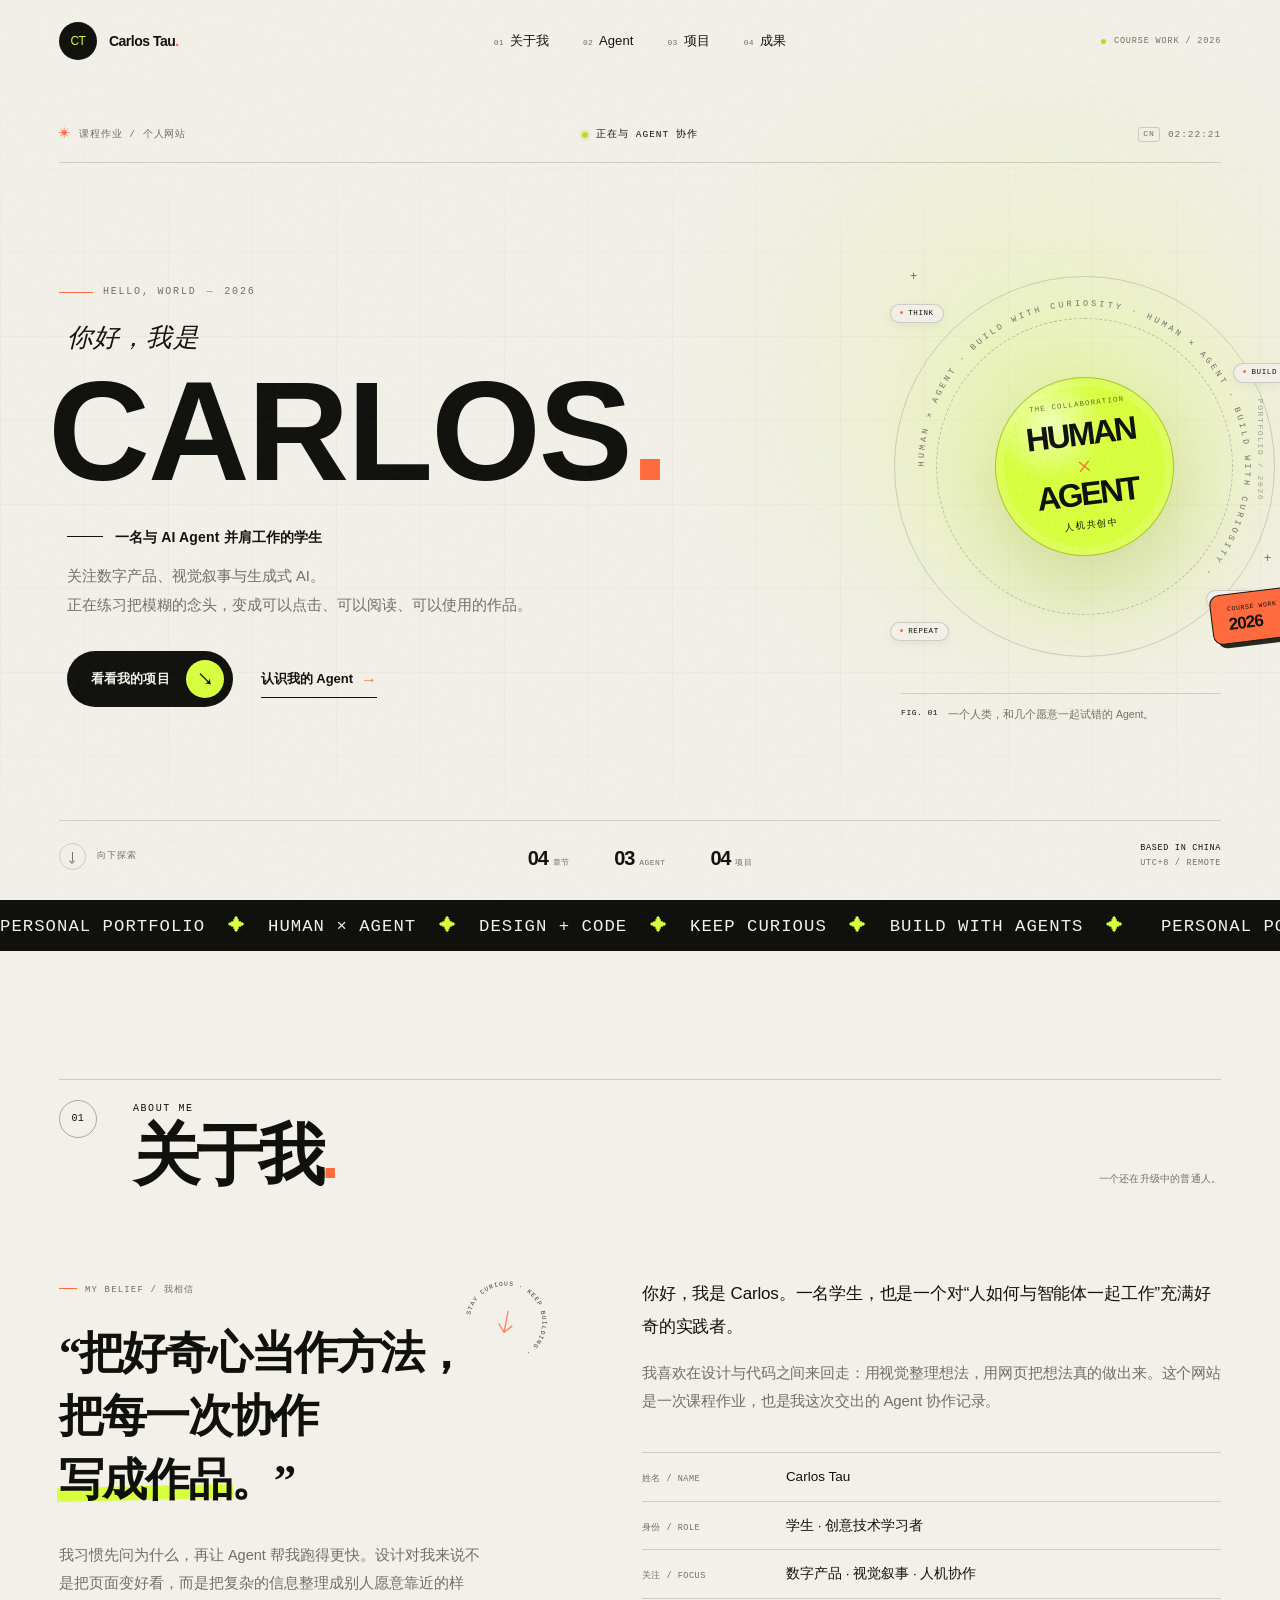
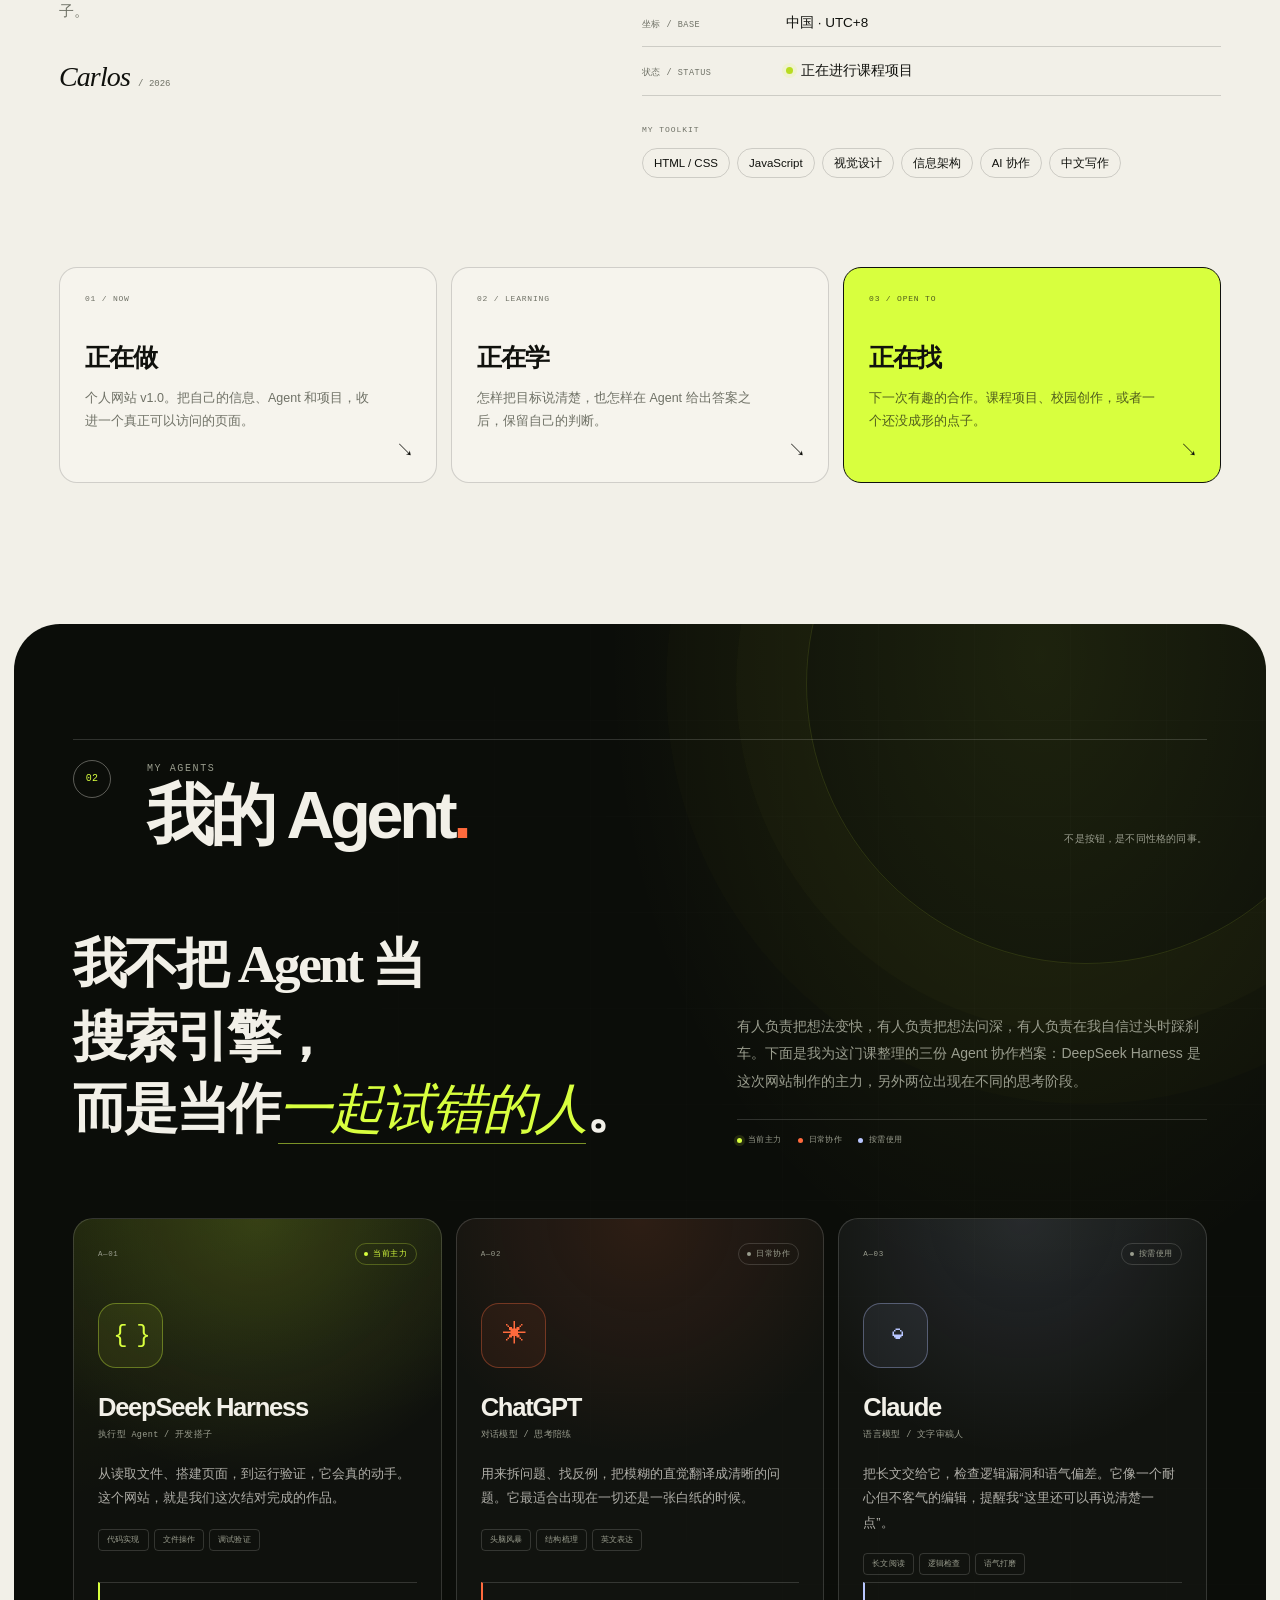
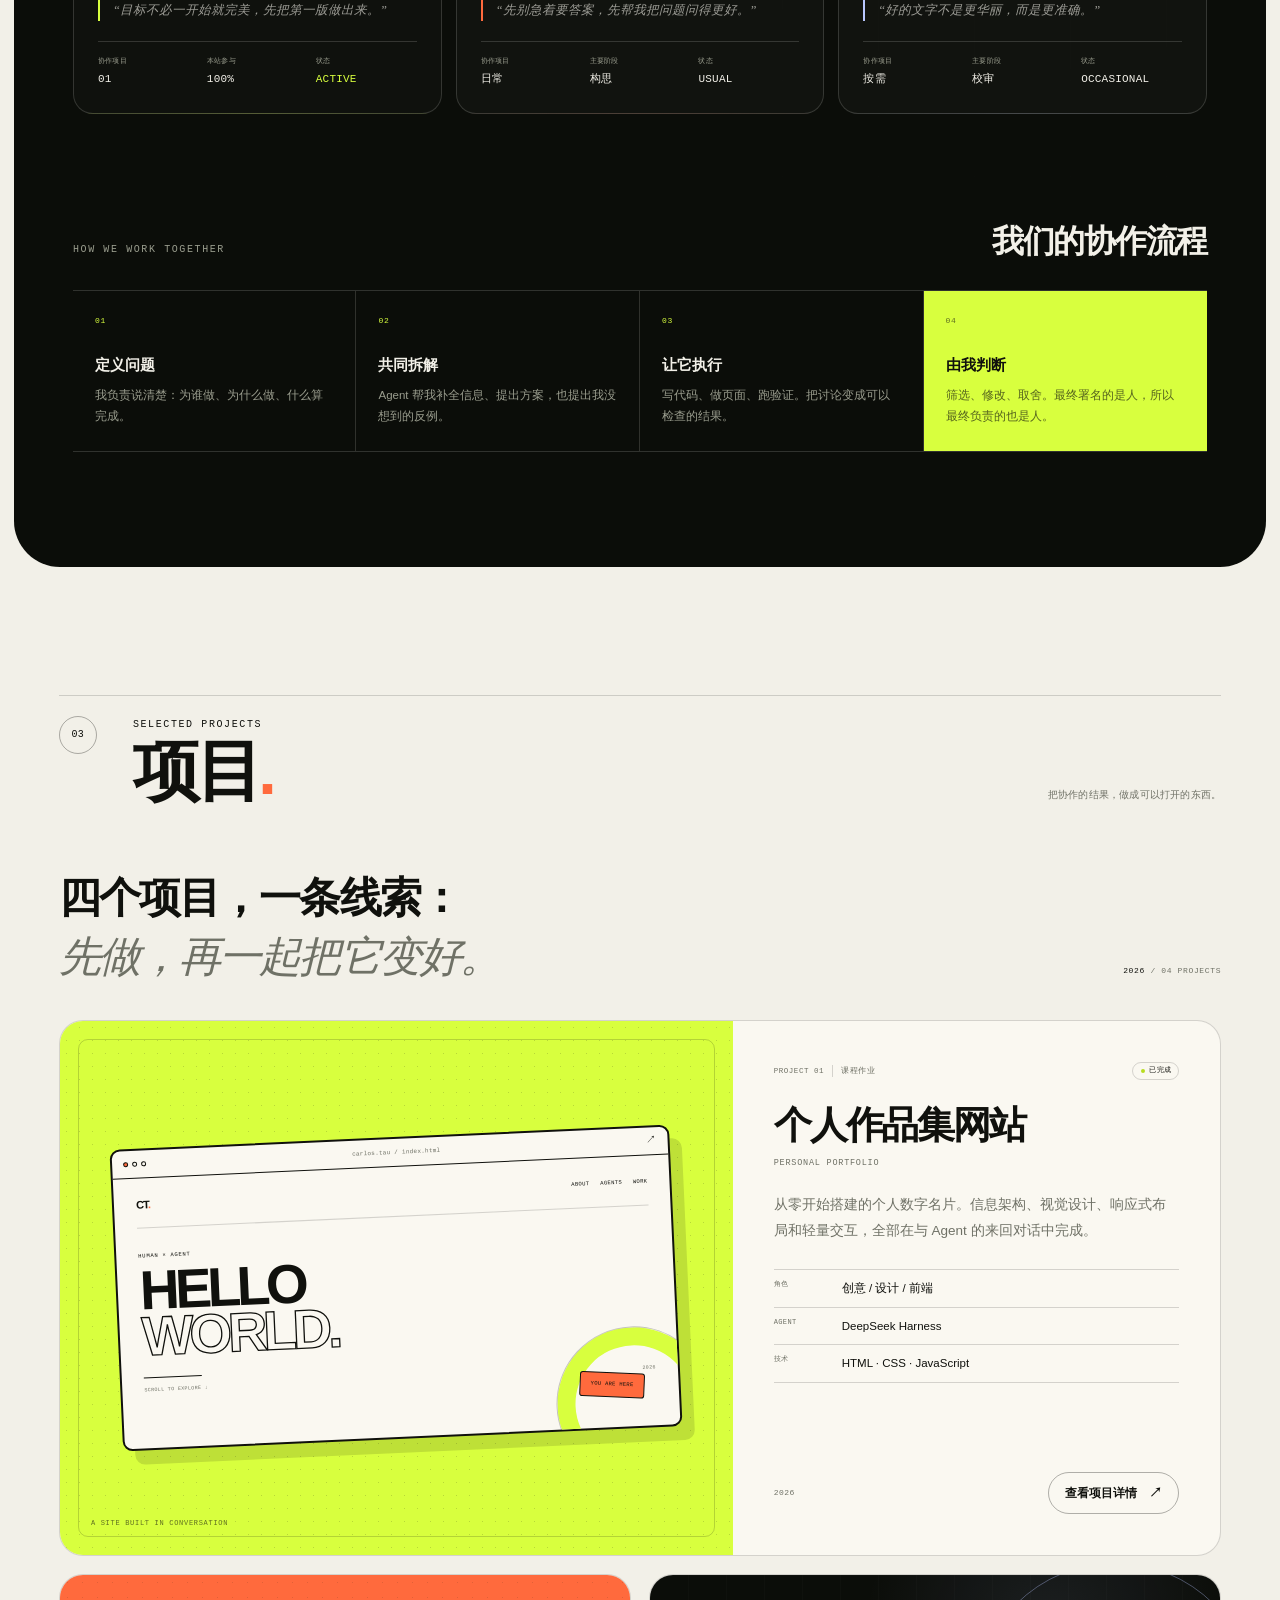
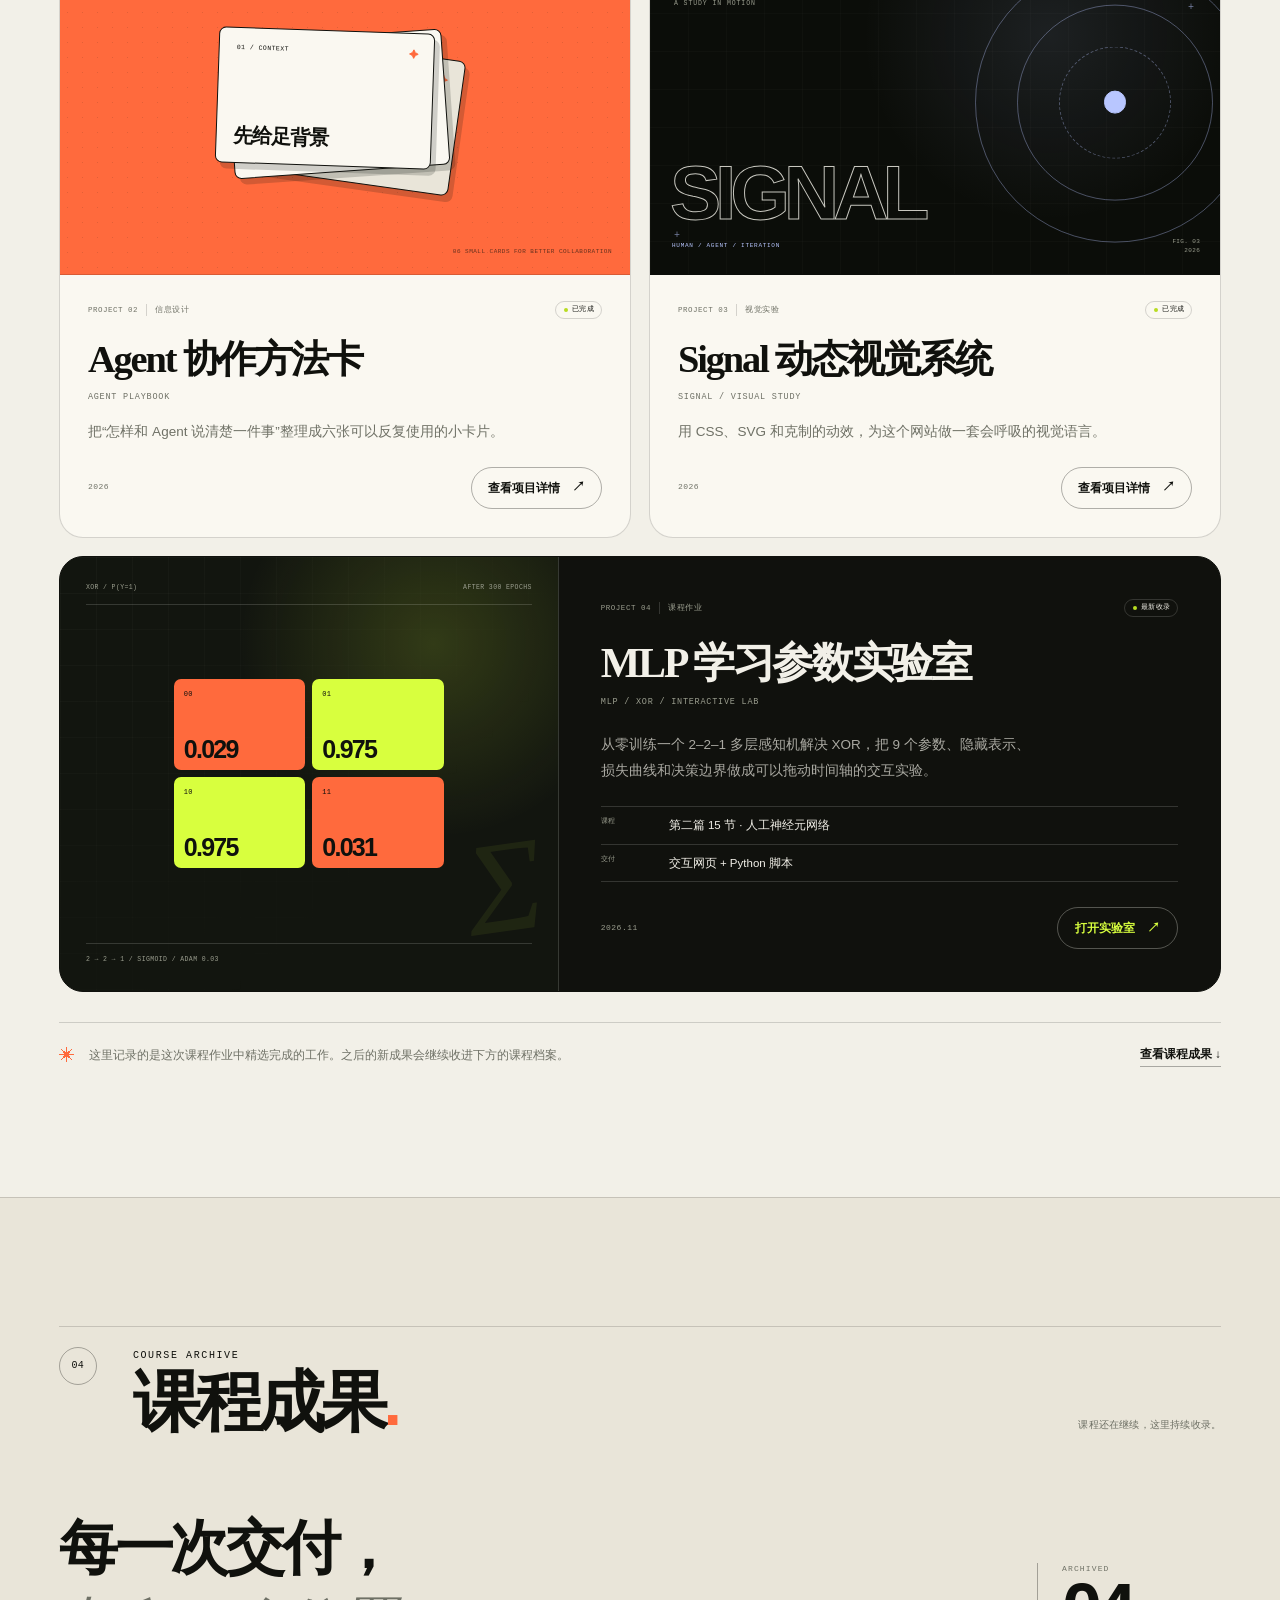
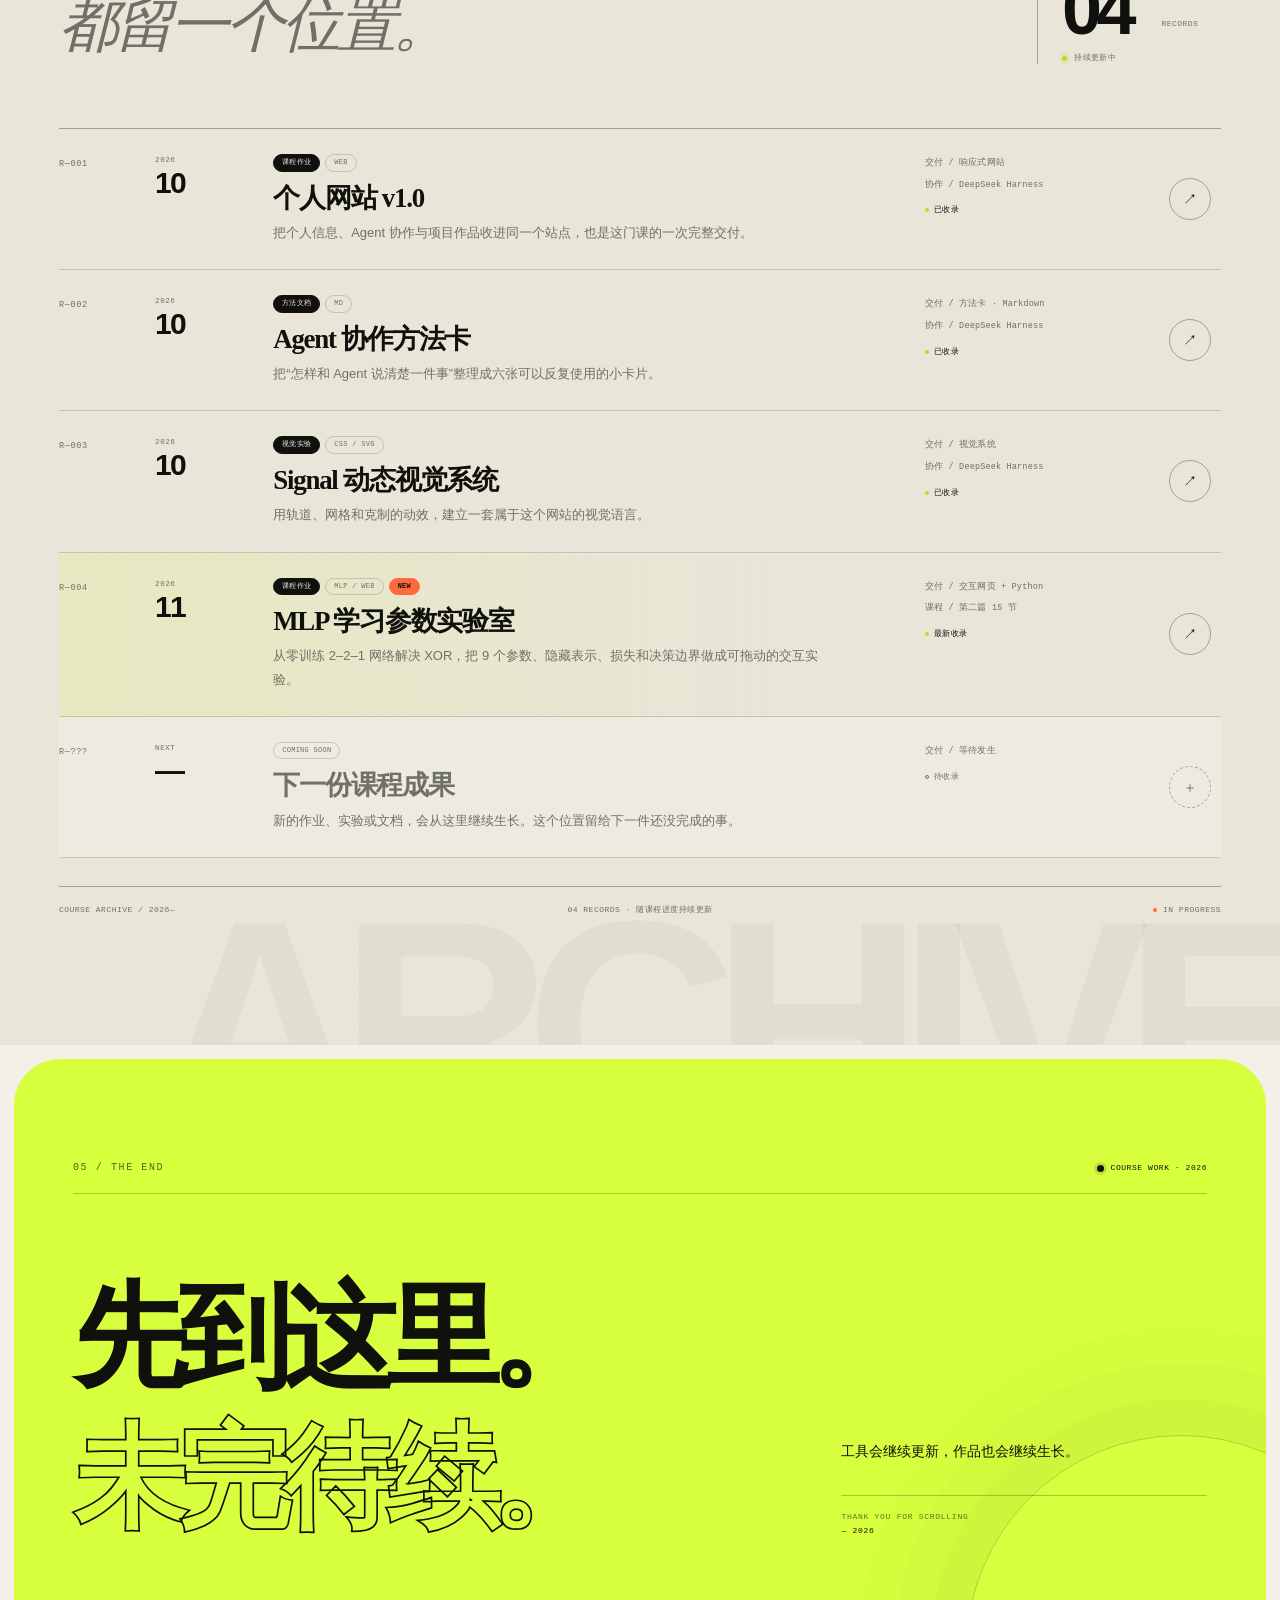
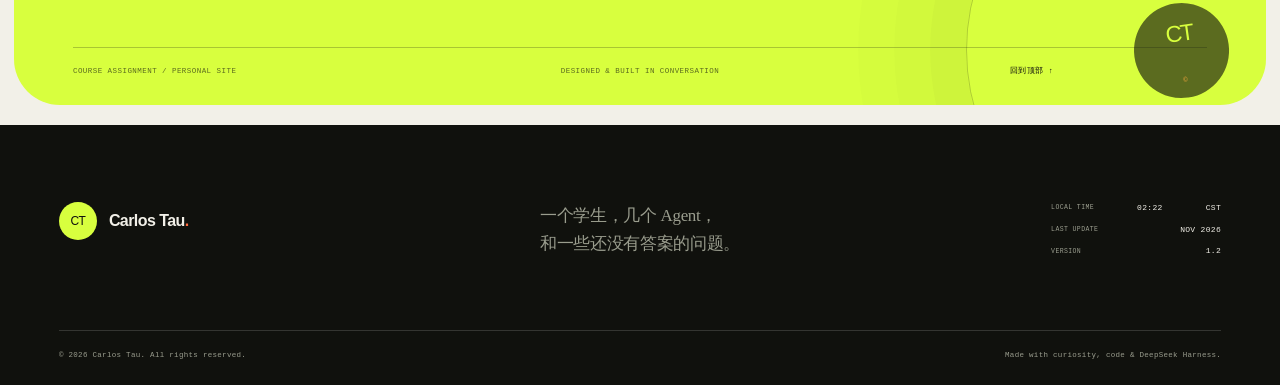
<file: index.html>
<!DOCTYPE html>
<html lang="zh-CN">
<head>
  <meta charset="UTF-8">
  <meta name="viewport" content="width=device-width, initial-scale=1.0">
  <meta name="theme-color" content="#f2f0e8">
  <meta name="description" content="Carlos Tau 的个人网站：关于我、我的 AI Agent 协作档案、项目作品，以及持续更新的课程成果。">
  <title>Carlos Tau — 与 Agent 一起造物</title>
  <link rel="icon" href="assets/favicon.svg" type="image/svg+xml">
  <link rel="stylesheet" href="styles.css">
  <script>document.documentElement.classList.add('js');</script>
  <script src="script.js" defer></script>
</head>
<body>
  <a class="skip-link" href="#main">跳到主要内容</a>

  <header class="site-header" id="site-header">
    <div class="nav-shell">
      <a class="brand" href="#home" aria-label="Carlos Tau，回到首页">
        <span class="brand-mark" aria-hidden="true">CT</span>
        <span class="brand-name">Carlos Tau<span class="brand-dot">.</span></span>
      </a>

      <nav class="desktop-nav" aria-label="主要导航">
        <a href="#about" data-nav="about"><span>01</span> 关于我</a>
        <a href="#agents" data-nav="agents"><span>02</span> Agent</a>
        <a href="#projects" data-nav="projects"><span>03</span> 项目</a>
        <a href="#outcomes" data-nav="outcomes"><span>04</span> 成果</a>
      </nav>

      <div class="nav-actions">
        <span class="nav-edition">
          <span class="live-dot" aria-hidden="true"></span>
          COURSE WORK / 2026
        </span>
        <button class="menu-toggle" type="button" aria-expanded="false" aria-controls="mobile-menu">
          <span class="menu-label">菜单</span>
          <span class="menu-lines" aria-hidden="true"><i></i><i></i></span>
        </button>
      </div>
    </div>
    <div class="scroll-progress" aria-hidden="true"><span></span></div>
  </header>

  <div class="mobile-menu" id="mobile-menu" aria-hidden="true">
    <nav aria-label="移动端导航">
      <a href="#about"><span>01</span> 关于我 <b aria-hidden="true">↘</b></a>
      <a href="#agents"><span>02</span> Agent <b aria-hidden="true">↘</b></a>
      <a href="#projects"><span>03</span> 项目 <b aria-hidden="true">↘</b></a>
      <a href="#outcomes"><span>04</span> 成果 <b aria-hidden="true">↘</b></a>
    </nav>
    <div class="mobile-menu-foot">
      <span>Carlos Tau © 2026</span>
      <span>Human × Agent</span>
    </div>
  </div>

  <main id="main">
    <!-- ========================================================
         HERO
         ======================================================== -->
    <section class="hero" id="home">
      <div class="shell hero-shell">
        <div class="hero-topline reveal">
          <p><span class="topline-mark" aria-hidden="true">✳</span> 课程作业 / 个人网站</p>
          <p class="hero-availability"><span class="live-dot" aria-hidden="true"></span> 正在与 Agent 协作</p>
          <p class="hero-clock"><span>CN</span> <time id="local-clock">--:--:--</time></p>
        </div>

        <div class="hero-grid">
          <div class="hero-copy">
            <p class="hero-eyebrow reveal" style="--delay: 60ms">HELLO, WORLD <span aria-hidden="true">—</span> 2026</p>
            <h1 class="hero-title reveal" style="--delay: 120ms" aria-label="你好，我是 Carlos">
              <span class="hero-hi" aria-hidden="true">你好，我是</span>
              <span class="hero-name" aria-hidden="true">CARLOS<span class="hero-dot">.</span></span>
            </h1>

            <div class="hero-intro reveal" style="--delay: 220ms">
              <p class="hero-role">
                <span class="role-line" aria-hidden="true"></span>
                一名与 AI Agent 并肩工作的学生
              </p>
              <p class="hero-lede">
                关注数字产品、视觉叙事与生成式 AI。<br>
                正在练习把模糊的念头，变成可以点击、可以阅读、可以使用的作品。
              </p>
            </div>

            <div class="hero-actions reveal" style="--delay: 320ms">
              <a class="btn btn-dark" href="#projects">
                看看我的项目
                <span class="btn-icon" aria-hidden="true">↘</span>
              </a>
              <a class="text-link" href="#agents">
                认识我的 Agent
                <span aria-hidden="true">→</span>
              </a>
            </div>
          </div>

          <aside class="hero-orbit-wrap reveal" style="--delay: 260ms" aria-label="Human 与 Agent 协作的视觉图形">
            <div class="orbit-stage">
              <div class="orbit-halo" aria-hidden="true"></div>
              <div class="orbit-ring orbit-ring--outer" aria-hidden="true"></div>
              <div class="orbit-ring orbit-ring--dashed" aria-hidden="true"></div>

              <svg class="orbit-svg" viewBox="0 0 400 400" aria-hidden="true">
                <defs>
                  <path id="orbit-text-path" d="M 200,200 m -162,0 a 162,162 0 1,1 324,0 a 162,162 0 1,1 -324,0"></path>
                </defs>
                <text>
                  <textPath href="#orbit-text-path" startOffset="0%">HUMAN × AGENT · BUILD WITH CURIOSITY · HUMAN × AGENT · BUILD WITH CURIOSITY · </textPath>
                </text>
              </svg>

              <span class="orbit-node orbit-node--1" aria-hidden="true">THINK</span>
              <span class="orbit-node orbit-node--2" aria-hidden="true">BUILD</span>
              <span class="orbit-node orbit-node--3" aria-hidden="true">CHECK</span>
              <span class="orbit-node orbit-node--4" aria-hidden="true">REPEAT</span>

              <div class="orbit-core">
                <span class="orbit-core-top">THE COLLABORATION</span>
                <span class="orbit-core-word">HUMAN<br><i>×</i><br>AGENT</span>
                <span class="orbit-core-cn">人机共创中</span>
              </div>

              <div class="orbit-sticker" aria-hidden="true">
                <span>COURSE WORK</span>
                <strong>2026</strong>
              </div>
              <span class="orbit-cross orbit-cross--tl" aria-hidden="true">+</span>
              <span class="orbit-cross orbit-cross--br" aria-hidden="true">+</span>
            </div>
            <p class="orbit-caption"><span>FIG. 01</span> 一个人类，和几个愿意一起试错的 Agent。</p>
          </aside>
        </div>

        <div class="hero-bottom reveal" style="--delay: 420ms">
          <a class="scroll-cue" href="#about">
            <span class="scroll-cue-icon" aria-hidden="true"><i></i></span>
            向下探索
          </a>
          <div class="hero-numbers" aria-label="网站概览">
            <div><strong>04</strong><span>章节</span></div>
            <div><strong>03</strong><span>Agent</span></div>
            <div><strong>04</strong><span>项目</span></div>
          </div>
          <p class="hero-location">BASED IN CHINA<br><span>UTC+8 / REMOTE</span></p>
        </div>
      </div>

      <div class="hero-stamp" aria-hidden="true">PORTFOLIO / 2026</div>
    </section>

    <div class="ticker" aria-hidden="true">
      <div class="ticker-track">
        <span>PERSONAL PORTFOLIO <i>✦</i> HUMAN × AGENT <i>✦</i> DESIGN + CODE <i>✦</i> KEEP CURIOUS <i>✦</i> BUILD WITH AGENTS <i>✦</i></span>
        <span>PERSONAL PORTFOLIO <i>✦</i> HUMAN × AGENT <i>✦</i> DESIGN + CODE <i>✦</i> KEEP CURIOUS <i>✦</i> BUILD WITH AGENTS <i>✦</i></span>
      </div>
    </div>

    <!-- ========================================================
         01 / ABOUT
         ======================================================== -->
    <section class="about section" id="about">
      <div class="shell">
        <header class="section-heading reveal">
          <span class="section-index">01</span>
          <div class="section-title-wrap">
            <p class="eyebrow">ABOUT ME</p>
            <h2>关于我<span class="accent-dot">.</span></h2>
          </div>
          <p class="section-note">一个还在升级中的普通人。</p>
        </header>

        <div class="about-grid">
          <div class="about-manifesto reveal">
            <span class="manifesto-label">MY BELIEF / 我相信</span>
            <blockquote>
              “把好奇心当作方法，<br>
              把每一次协作<span class="highlight">写成作品</span>。”
            </blockquote>
            <p class="manifesto-copy">
              我习惯先问为什么，再让 Agent 帮我跑得更快。设计对我来说不是把页面变好看，而是把复杂的信息整理成别人愿意靠近的样子。
            </p>
            <div class="manifesto-sign">
              <span class="sign-name">Carlos</span>
              <span class="sign-year">/ 2026</span>
            </div>

            <div class="seal" aria-hidden="true">
              <svg viewBox="0 0 120 120">
                <defs>
                  <path id="seal-path" d="M 60,60 m -42,0 a 42,42 0 1,1 84,0 a 42,42 0 1,1 -84,0"></path>
                </defs>
                <text><textPath href="#seal-path">STAY CURIOUS · KEEP BUILDING · </textPath></text>
                <path class="seal-arrow" d="M60 47v24M52 63l8 9 8-9" fill="none"></path>
              </svg>
            </div>
          </div>

          <div class="about-detail">
            <div class="about-text reveal">
              <p>
                你好，我是 Carlos。一名学生，也是一个对“人如何与智能体一起工作”充满好奇的实践者。
              </p>
              <p>
                我喜欢在设计与代码之间来回走：用视觉整理想法，用网页把想法真的做出来。这个网站是一次课程作业，也是我这次交出的 Agent 协作记录。
              </p>
            </div>

            <dl class="facts reveal" style="--delay: 100ms">
              <div>
                <dt>姓名 / NAME</dt>
                <dd>Carlos Tau</dd>
              </div>
              <div>
                <dt>身份 / ROLE</dt>
                <dd>学生 · 创意技术学习者</dd>
              </div>
              <div>
                <dt>关注 / FOCUS</dt>
                <dd>数字产品 · 视觉叙事 · 人机协作</dd>
              </div>
              <div>
                <dt>坐标 / BASE</dt>
                <dd>中国 · UTC+8</dd>
              </div>
              <div>
                <dt>状态 / STATUS</dt>
                <dd><span class="live-dot" aria-hidden="true"></span> 正在进行课程项目</dd>
              </div>
            </dl>

            <div class="skills reveal" style="--delay: 160ms">
              <p class="skills-label">MY TOOLKIT</p>
              <ul aria-label="技能与工具">
                <li>HTML / CSS</li>
                <li>JavaScript</li>
                <li>视觉设计</li>
                <li>信息架构</li>
                <li>AI 协作</li>
                <li>中文写作</li>
              </ul>
            </div>
          </div>
        </div>

        <div class="now-grid">
          <article class="now-card reveal">
            <span class="now-index">01 / NOW</span>
            <h3>正在做</h3>
            <p>个人网站 v1.0。把自己的信息、Agent 和项目，收进一个真正可以访问的页面。</p>
            <span class="now-arrow" aria-hidden="true">↘</span>
          </article>
          <article class="now-card reveal" style="--delay: 80ms">
            <span class="now-index">02 / LEARNING</span>
            <h3>正在学</h3>
            <p>怎样把目标说清楚，也怎样在 Agent 给出答案之后，保留自己的判断。</p>
            <span class="now-arrow" aria-hidden="true">↘</span>
          </article>
          <article class="now-card now-card--accent reveal" style="--delay: 160ms">
            <span class="now-index">03 / OPEN TO</span>
            <h3>正在找</h3>
            <p>下一次有趣的合作。课程项目、校园创作，或者一个还没成形的点子。</p>
            <span class="now-arrow" aria-hidden="true">↘</span>
          </article>
        </div>
      </div>
    </section>

    <!-- ========================================================
         02 / AGENTS
         ======================================================== -->
    <section class="agents section" id="agents">
      <div class="agents-glow" aria-hidden="true"></div>
      <div class="shell">
        <header class="section-heading section-heading--dark reveal">
          <span class="section-index">02</span>
          <div class="section-title-wrap">
            <p class="eyebrow">MY AGENTS</p>
            <h2>我的 Agent<span class="accent-dot">.</span></h2>
          </div>
          <p class="section-note">不是按钮，是不同性格的同事。</p>
        </header>

        <div class="agents-intro">
          <p class="agents-statement reveal">
            我不把 Agent 当搜索引擎，<br>
            而是当作<span class="serif-accent">一起试错的人</span>。
          </p>
          <div class="agents-intro-copy reveal" style="--delay: 100ms">
            <p>
              有人负责把想法变快，有人负责把想法问深，有人负责在我自信过头时踩刹车。下面是我为这门课整理的三份 Agent 协作档案：DeepSeek Harness 是这次网站制作的主力，另外两位出现在不同的思考阶段。
            </p>
            <div class="agent-legend">
              <span><i class="legend-dot legend-dot--live"></i> 当前主力</span>
              <span><i class="legend-dot"></i> 日常协作</span>
              <span><i class="legend-dot legend-dot--quiet"></i> 按需使用</span>
            </div>
          </div>
        </div>

        <div class="agent-grid">
          <article class="agent-card agent-card--featured reveal" style="--agent-accent: #d8ff3e">
            <div class="agent-card-top">
              <span class="agent-number">A—01</span>
              <span class="agent-status"><i></i> 当前主力</span>
            </div>
            <div class="agent-icon" aria-hidden="true"><span>{ }</span></div>
            <div class="agent-heading">
              <h3>DeepSeek Harness</h3>
              <p>执行型 Agent / 开发搭子</p>
            </div>
            <p class="agent-desc">
              从读取文件、搭建页面，到运行验证，它会真的动手。这个网站，就是我们这次结对完成的作品。
            </p>
            <ul class="agent-tags" aria-label="DeepSeek Harness 的使用场景">
              <li>代码实现</li>
              <li>文件操作</li>
              <li>调试验证</li>
            </ul>
            <blockquote class="agent-quote">
              “目标不必一开始就完美，先把第一版做出来。”
            </blockquote>
            <div class="agent-meta">
              <div><span>协作项目</span><strong>01</strong></div>
              <div><span>本站参与</span><strong>100%</strong></div>
              <div><span>状态</span><strong class="status-live">ACTIVE</strong></div>
            </div>
          </article>

          <article class="agent-card reveal" style="--delay: 100ms; --agent-accent: #ff6a3d">
            <div class="agent-card-top">
              <span class="agent-number">A—02</span>
              <span class="agent-status agent-status--muted"><i></i> 日常协作</span>
            </div>
            <div class="agent-icon" aria-hidden="true"><span>✳</span></div>
            <div class="agent-heading">
              <h3>ChatGPT</h3>
              <p>对话模型 / 思考陪练</p>
            </div>
            <p class="agent-desc">
              用来拆问题、找反例，把模糊的直觉翻译成清晰的问题。它最适合出现在一切还是一张白纸的时候。
            </p>
            <ul class="agent-tags" aria-label="ChatGPT 的使用场景">
              <li>头脑风暴</li>
              <li>结构梳理</li>
              <li>英文表达</li>
            </ul>
            <blockquote class="agent-quote">
              “先别急着要答案，先帮我把问题问得更好。”
            </blockquote>
            <div class="agent-meta">
              <div><span>协作项目</span><strong>日常</strong></div>
              <div><span>主要阶段</span><strong>构思</strong></div>
              <div><span>状态</span><strong>USUAL</strong></div>
            </div>
          </article>

          <article class="agent-card reveal" style="--delay: 200ms; --agent-accent: #b8c6ff">
            <div class="agent-card-top">
              <span class="agent-number">A—03</span>
              <span class="agent-status agent-status--muted"><i></i> 按需使用</span>
            </div>
            <div class="agent-icon" aria-hidden="true"><span>◒</span></div>
            <div class="agent-heading">
              <h3>Claude</h3>
              <p>语言模型 / 文字审稿人</p>
            </div>
            <p class="agent-desc">
              把长文交给它，检查逻辑漏洞和语气偏差。它像一个耐心但不客气的编辑，提醒我“这里还可以再说清楚一点”。
            </p>
            <ul class="agent-tags" aria-label="Claude 的使用场景">
              <li>长文阅读</li>
              <li>逻辑检查</li>
              <li>语气打磨</li>
            </ul>
            <blockquote class="agent-quote">
              “好的文字不是更华丽，而是更准确。”
            </blockquote>
            <div class="agent-meta">
              <div><span>协作项目</span><strong>按需</strong></div>
              <div><span>主要阶段</span><strong>校审</strong></div>
              <div><span>状态</span><strong>OCCASIONAL</strong></div>
            </div>
          </article>
        </div>

        <div class="workflow">
          <div class="workflow-heading reveal">
            <p class="eyebrow">HOW WE WORK TOGETHER</p>
            <h3>我们的协作流程</h3>
          </div>
          <ol class="workflow-steps">
            <li class="reveal">
              <span>01</span>
              <div><strong>定义问题</strong><p>我负责说清楚：为谁做、为什么做、什么算完成。</p></div>
            </li>
            <li class="reveal" style="--delay: 70ms">
              <span>02</span>
              <div><strong>共同拆解</strong><p>Agent 帮我补全信息、提出方案，也提出我没想到的反例。</p></div>
            </li>
            <li class="reveal" style="--delay: 140ms">
              <span>03</span>
              <div><strong>让它执行</strong><p>写代码、做页面、跑验证。把讨论变成可以检查的结果。</p></div>
            </li>
            <li class="workflow-human reveal" style="--delay: 210ms">
              <span>04</span>
              <div><strong>由我判断</strong><p>筛选、修改、取舍。最终署名的是人，所以最终负责的也是人。</p></div>
            </li>
          </ol>
        </div>
      </div>
    </section>

    <!-- ========================================================
         03 / PROJECTS
         ======================================================== -->
    <section class="projects section" id="projects">
      <div class="shell">
        <header class="section-heading reveal">
          <span class="section-index">03</span>
          <div class="section-title-wrap">
            <p class="eyebrow">SELECTED PROJECTS</p>
            <h2>项目<span class="accent-dot">.</span></h2>
          </div>
          <p class="section-note">把协作的结果，做成可以打开的东西。</p>
        </header>

        <div class="projects-intro reveal">
          <p>四个项目，一条线索：<br><span>先做，再一起把它变好。</span></p>
          <p class="projects-count"><span>2026</span> / 04 PROJECTS</p>
        </div>

        <div class="projects-grid">
          <article class="project project--featured reveal">
            <div class="project-art art-portfolio" aria-hidden="true">
              <span class="art-grid" aria-hidden="true"></span>
              <div class="browser">
                <div class="browser-bar">
                  <span class="browser-dots"><i></i><i></i><i></i></span>
                  <span class="browser-url">carlos.tau / index.html</span>
                  <span class="browser-menu">↗</span>
                </div>
                <div class="browser-page">
                  <div class="browser-nav">
                    <strong>CT<span>.</span></strong>
                    <span>ABOUT&nbsp;&nbsp; AGENTS&nbsp;&nbsp; WORK</span>
                  </div>
                  <p class="browser-kicker">HUMAN × AGENT</p>
                  <p class="browser-title">HELLO<br><em>WORLD.</em></p>
                  <div class="browser-rule"></div>
                  <div class="browser-foot"><span>SCROLL TO EXPLORE ↓</span><span>2026</span></div>
                  <span class="browser-sticker">YOU ARE HERE</span>
                </div>
              </div>
              <span class="art-note">A SITE BUILT IN CONVERSATION</span>
            </div>

            <div class="project-content">
              <div class="project-meta">
                <span>PROJECT 01</span>
                <span>课程作业</span>
                <span class="project-status">已完成</span>
              </div>
              <h3>个人作品集网站</h3>
              <p class="project-en">PERSONAL PORTFOLIO</p>
              <p class="project-desc">
                从零开始搭建的个人数字名片。信息架构、视觉设计、响应式布局和轻量交互，全部在与 Agent 的来回对话中完成。
              </p>
              <dl class="project-facts">
                <div><dt>角色</dt><dd>创意 / 设计 / 前端</dd></div>
                <div><dt>Agent</dt><dd>DeepSeek Harness</dd></div>
                <div><dt>技术</dt><dd>HTML · CSS · JavaScript</dd></div>
              </dl>
              <div class="project-footer">
                <span class="project-year">2026</span>
                <button class="project-open" type="button" data-project="portfolio" aria-haspopup="dialog">
                  查看项目详情
                  <span aria-hidden="true">↗</span>
                </button>
              </div>
            </div>
          </article>

          <article class="project reveal">
            <div class="project-art art-playbook" aria-hidden="true">
              <div class="prompt-stack">
                <div class="prompt-card prompt-card--back"><span>05 / CHECK</span><strong>先验证，再交付</strong><i>✦</i></div>
                <div class="prompt-card prompt-card--mid"><span>03 / FORMAT</span><strong>把格式说清楚</strong><i>✦</i></div>
                <div class="prompt-card prompt-card--front"><span>01 / CONTEXT</span><strong>先给足背景</strong><i>✦</i></div>
              </div>
              <span class="playbook-caption">06 SMALL CARDS FOR BETTER COLLABORATION</span>
            </div>

            <div class="project-content">
              <div class="project-meta">
                <span>PROJECT 02</span>
                <span>信息设计</span>
                <span class="project-status">已完成</span>
              </div>
              <h3>Agent 协作方法卡</h3>
              <p class="project-en">AGENT PLAYBOOK</p>
              <p class="project-desc">
                把“怎样和 Agent 说清楚一件事”整理成六张可以反复使用的小卡片。
              </p>
              <div class="project-footer">
                <span class="project-year">2026</span>
                <button class="project-open" type="button" data-project="playbook" aria-haspopup="dialog">
                  查看项目详情
                  <span aria-hidden="true">↗</span>
                </button>
              </div>
            </div>
          </article>

          <article class="project reveal" style="--delay: 100ms">
            <div class="project-art art-signal" aria-hidden="true">
              <div class="signal-rings"><i></i><i></i><i></i><i></i></div>
              <span class="signal-kicker">A STUDY IN MOTION</span>
              <span class="signal-word">SIGNAL</span>
              <span class="signal-caption">HUMAN / AGENT / ITERATION</span>
              <span class="signal-corner">FIG. 03<br>2026</span>
              <span class="signal-cross signal-cross--1">+</span>
              <span class="signal-cross signal-cross--2">+</span>
            </div>

            <div class="project-content">
              <div class="project-meta">
                <span>PROJECT 03</span>
                <span>视觉实验</span>
                <span class="project-status">已完成</span>
              </div>
              <h3>Signal 动态视觉系统</h3>
              <p class="project-en">SIGNAL / VISUAL STUDY</p>
              <p class="project-desc">
                用 CSS、SVG 和克制的动效，为这个网站做一套会呼吸的视觉语言。
              </p>
              <div class="project-footer">
                <span class="project-year">2026</span>
                <button class="project-open" type="button" data-project="signal" aria-haspopup="dialog">
                  查看项目详情
                  <span aria-hidden="true">↗</span>
                </button>
              </div>
            </div>
          </article>
        </div>

        <a class="lab-project reveal" href="mlp-lab.html" aria-label="打开项目：MLP 学习参数实验室">
          <div class="lab-project-art" aria-hidden="true">
            <div class="lab-project-art-head">
              <span>XOR / P(Y=1)</span>
              <span>AFTER 300 EPOCHS</span>
            </div>
            <div class="lab-project-mini-grid">
              <span class="lab-mini-tile lab-mini-tile--zero"><small>00</small><b>0.029</b></span>
              <span class="lab-mini-tile lab-mini-tile--one"><small>01</small><b>0.975</b></span>
              <span class="lab-mini-tile lab-mini-tile--one"><small>10</small><b>0.975</b></span>
              <span class="lab-mini-tile lab-mini-tile--zero"><small>11</small><b>0.031</b></span>
            </div>
            <span class="lab-project-art-foot">2 → 2 → 1 / SIGMOID / ADAM 0.03</span>
            <span class="lab-project-art-mark">Σ</span>
          </div>

          <div class="lab-project-content">
            <div class="project-meta">
              <span>PROJECT 04</span>
              <span>课程作业</span>
              <span class="project-status">最新收录</span>
            </div>
            <h3>MLP 学习参数实验室</h3>
            <p class="project-en">MLP / XOR / INTERACTIVE LAB</p>
            <p class="project-desc">
              从零训练一个 2–2–1 多层感知机解决 XOR，把 9 个参数、隐藏表示、损失曲线和决策边界做成可以拖动时间轴的交互实验。
            </p>
            <dl class="project-facts">
              <div><dt>课程</dt><dd>第二篇 15 节 · 人工神经元网络</dd></div>
              <div><dt>交付</dt><dd>交互网页 + Python 脚本</dd></div>
            </dl>
            <div class="project-footer">
              <span class="project-year">2026.11</span>
              <span class="lab-project-cta">打开实验室 <span aria-hidden="true">↗</span></span>
            </div>
          </div>
        </a>

        <div class="projects-footnote reveal">
          <span aria-hidden="true">✳</span>
          <p>这里记录的是这次课程作业中精选完成的工作。之后的新成果会继续收进下方的课程档案。</p>
          <a href="#outcomes">查看课程成果 <span aria-hidden="true">↓</span></a>
        </div>
      </div>
    </section>

    <!-- ========================================================
         COURSE OUTCOMES / ARCHIVE
         ======================================================== -->
    <section class="outcomes section" id="outcomes">
      <div class="shell">
        <header class="section-heading reveal">
          <span class="section-index">04</span>
          <div class="section-title-wrap">
            <p class="eyebrow">COURSE ARCHIVE</p>
            <h2>课程成果<span class="accent-dot">.</span></h2>
          </div>
          <p class="section-note">课程还在继续，这里持续收录。</p>
        </header>

        <div class="outcomes-intro">
          <p class="outcomes-statement reveal">每一次交付，<br><span>都留一个位置。</span></p>
          <div class="archive-counter reveal" style="--delay: 100ms" aria-label="课程成果收录数量">
            <span class="archive-counter-label">ARCHIVED</span>
            <strong data-archive-count>04</strong>
            <span class="archive-counter-unit">RECORDS</span>
            <span class="archive-counter-status"><i aria-hidden="true"></i> 持续更新中</span>
          </div>
        </div>

        <ol class="archive-list">
          <li class="archive-item reveal">
            <span class="archive-index">R—001</span>
            <div class="archive-date"><span>2026</span><strong>10</strong></div>
            <div class="archive-main">
              <div class="archive-tags"><span>课程作业</span><span>WEB</span></div>
              <h3>个人网站 v1.0</h3>
              <p>把个人信息、Agent 协作与项目作品收进同一个站点，也是这门课的一次完整交付。</p>
            </div>
            <div class="archive-detail">
              <span>交付 / 响应式网站</span>
              <span>协作 / DeepSeek Harness</span>
              <span class="archive-status"><i aria-hidden="true"></i> 已收录</span>
            </div>
            <button class="archive-link" type="button" data-project="portfolio" aria-label="查看项目：个人网站 v1.0" aria-haspopup="dialog">
              <span aria-hidden="true">↗</span>
            </button>
          </li>

          <li class="archive-item reveal" style="--delay: 70ms">
            <span class="archive-index">R—002</span>
            <div class="archive-date"><span>2026</span><strong>10</strong></div>
            <div class="archive-main">
              <div class="archive-tags"><span>方法文档</span><span>MD</span></div>
              <h3>Agent 协作方法卡</h3>
              <p>把“怎样和 Agent 说清楚一件事”整理成六张可以反复使用的小卡片。</p>
            </div>
            <div class="archive-detail">
              <span>交付 / 方法卡 · Markdown</span>
              <span>协作 / DeepSeek Harness</span>
              <span class="archive-status"><i aria-hidden="true"></i> 已收录</span>
            </div>
            <button class="archive-link" type="button" data-project="playbook" aria-label="查看项目：Agent 协作方法卡" aria-haspopup="dialog">
              <span aria-hidden="true">↗</span>
            </button>
          </li>

          <li class="archive-item reveal" style="--delay: 140ms">
            <span class="archive-index">R—003</span>
            <div class="archive-date"><span>2026</span><strong>10</strong></div>
            <div class="archive-main">
              <div class="archive-tags"><span>视觉实验</span><span>CSS / SVG</span></div>
              <h3>Signal 动态视觉系统</h3>
              <p>用轨道、网格和克制的动效，建立一套属于这个网站的视觉语言。</p>
            </div>
            <div class="archive-detail">
              <span>交付 / 视觉系统</span>
              <span>协作 / DeepSeek Harness</span>
              <span class="archive-status"><i aria-hidden="true"></i> 已收录</span>
            </div>
            <button class="archive-link" type="button" data-project="signal" aria-label="查看项目：Signal 动态视觉系统" aria-haspopup="dialog">
              <span aria-hidden="true">↗</span>
            </button>
          </li>

          <li class="archive-item archive-item--latest reveal" style="--delay: 210ms">
            <span class="archive-index">R—004</span>
            <div class="archive-date"><span>2026</span><strong>11</strong></div>
            <div class="archive-main">
              <div class="archive-tags"><span>课程作业</span><span>MLP / WEB</span><span class="archive-new">NEW</span></div>
              <h3>MLP 学习参数实验室</h3>
              <p>从零训练 2–2–1 网络解决 XOR，把 9 个参数、隐藏表示、损失和决策边界做成可拖动的交互实验。</p>
            </div>
            <div class="archive-detail">
              <span>交付 / 交互网页 + Python</span>
              <span>课程 / 第二篇 15 节</span>
              <span class="archive-status"><i aria-hidden="true"></i> 最新收录</span>
            </div>
            <a class="archive-link" href="mlp-lab.html" aria-label="打开成果：MLP 学习参数实验室">
              <span aria-hidden="true">↗</span>
            </a>
          </li>

          <li class="archive-item archive-item--next reveal">
            <span class="archive-index">R—???</span>
            <div class="archive-date"><span>NEXT</span><strong>—</strong></div>
            <div class="archive-main">
              <div class="archive-tags"><span>COMING SOON</span></div>
              <h3>下一份课程成果</h3>
              <p>新的作业、实验或文档，会从这里继续生长。这个位置留给下一件还没完成的事。</p>
            </div>
            <div class="archive-detail">
              <span>交付 / 等待发生</span>
              <span class="archive-status archive-status--next"><i aria-hidden="true"></i> 待收录</span>
            </div>
            <span class="archive-link archive-link--next" aria-hidden="true">＋</span>
          </li>
        </ol>

        <!-- 新增成果时，复制一条 .archive-item，更新 R—编号、日期、标题与描述。 -->
        <div class="archive-foot reveal">
          <span>COURSE ARCHIVE / 2026—</span>
          <p><span data-archive-count>04</span> RECORDS · 随课程进度持续更新</p>
          <span class="archive-foot-status"><i aria-hidden="true"></i> IN PROGRESS</span>
        </div>
      </div>
    </section>

    <!-- ========================================================
         OUTRO / CLOSING
         ======================================================== -->
    <section class="outro section" id="outro">
      <div class="shell">
        <div class="outro-top reveal">
          <p class="eyebrow">05 / THE END</p>
          <p class="outro-status"><span class="live-dot" aria-hidden="true"></span> COURSE WORK · 2026</p>
        </div>

        <div class="outro-main reveal" style="--delay: 80ms">
          <h2>先到这里。<br><span>未完待续。</span></h2>
          <div class="outro-side">
            <p>
              工具会继续更新，作品也会继续生长。
            </p>
            <p class="outro-sign">
              THANK YOU FOR SCROLLING<br>
              <span>— 2026</span>
            </p>
          </div>
        </div>

        <div class="outro-orbit" aria-hidden="true">
          <div class="outro-orbit-ring"></div>
          <div class="outro-orbit-core">CT<span>©</span></div>
        </div>

        <div class="outro-bottom reveal">
          <span>COURSE ASSIGNMENT / PERSONAL SITE</span>
          <span>DESIGNED &amp; BUILT IN CONVERSATION</span>
          <a href="#home">回到顶部 <span aria-hidden="true">↑</span></a>
        </div>
      </div>
    </section>
  </main>

  <footer class="site-footer">
    <div class="shell footer-grid">
      <a class="brand brand--footer" href="#home" aria-label="回到首页">
        <span class="brand-mark" aria-hidden="true">CT</span>
        <span class="brand-name">Carlos Tau<span class="brand-dot">.</span></span>
      </a>
      <p class="footer-note">
        一个学生，几个 Agent，<br>
        和一些还没有答案的问题。
      </p>
      <div class="footer-meta">
        <p><span>LOCAL TIME</span> <time id="footer-clock">--:--</time> CST</p>
        <p><span>LAST UPDATE</span> NOV 2026</p>
        <p><span>VERSION</span> 1.2</p>
      </div>
    </div>
    <div class="shell footer-bottom">
      <span>© 2026 Carlos Tau. All rights reserved.</span>
      <span>Made with curiosity, code &amp; DeepSeek Harness.</span>
    </div>
  </footer>

  <!-- Project detail dialog -->
  <dialog class="project-dialog" id="project-dialog" aria-labelledby="dialog-title">
    <div class="dialog-shell">
      <div class="dialog-bar">
        <span id="dialog-index">PROJECT 01</span>
        <button class="dialog-close" type="button" aria-label="关闭项目详情">
          <span aria-hidden="true"></span>
          <span aria-hidden="true"></span>
        </button>
      </div>
      <div class="dialog-body">
        <p class="dialog-en" id="dialog-en">PERSONAL PORTFOLIO</p>
        <h2 id="dialog-title">个人作品集网站</h2>
        <p class="dialog-intro" id="dialog-intro"></p>
        <div class="dialog-meta" id="dialog-meta"></div>
        <div class="dialog-sections" id="dialog-sections"></div>
        <div class="dialog-foot">
          <span>PROJECT / CARLOS TAU © 2026</span>
          <a class="dialog-extra" id="dialog-extra" href="agent-playbook.md" download hidden>下载方法卡 <span aria-hidden="true">↗</span></a>
          <button class="dialog-return" type="button">关闭详情 <span aria-hidden="true">↗</span></button>
        </div>
      </div>
    </div>
  </dialog>
</body>
</html>
</file>
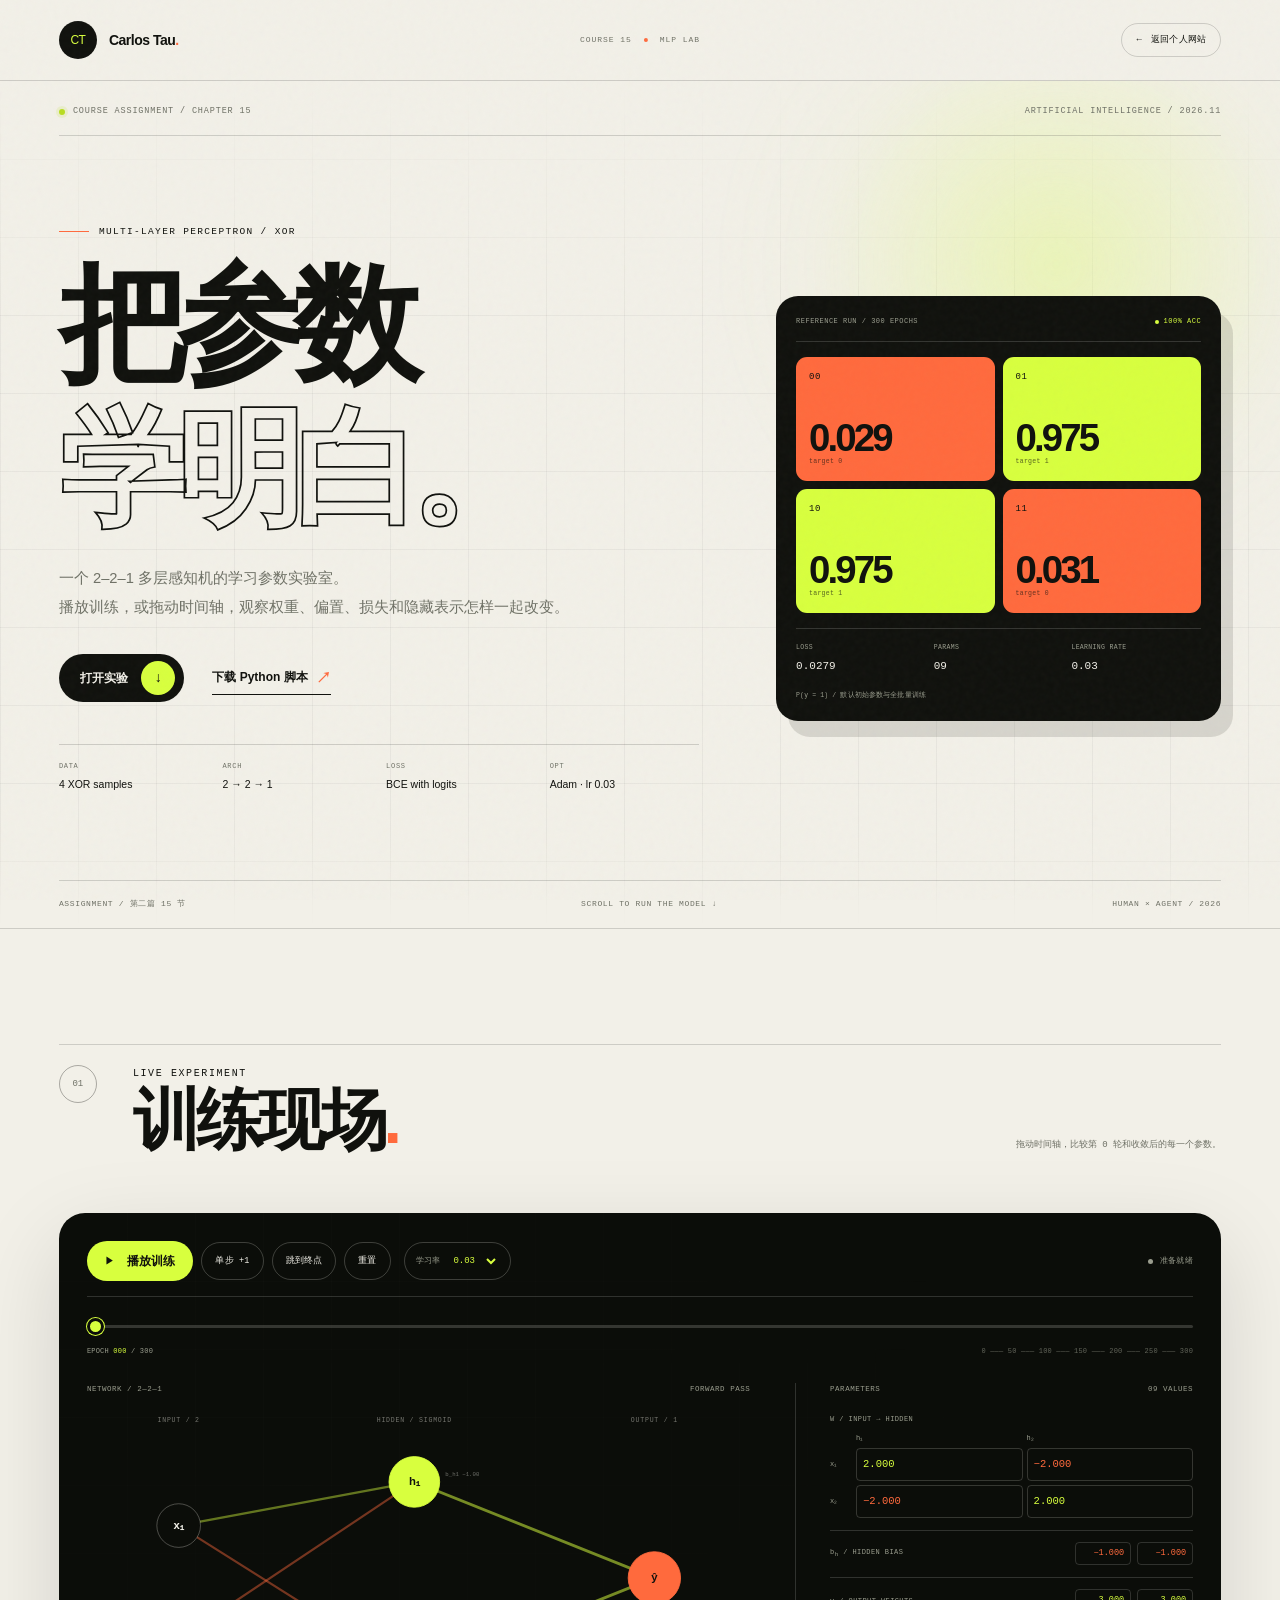
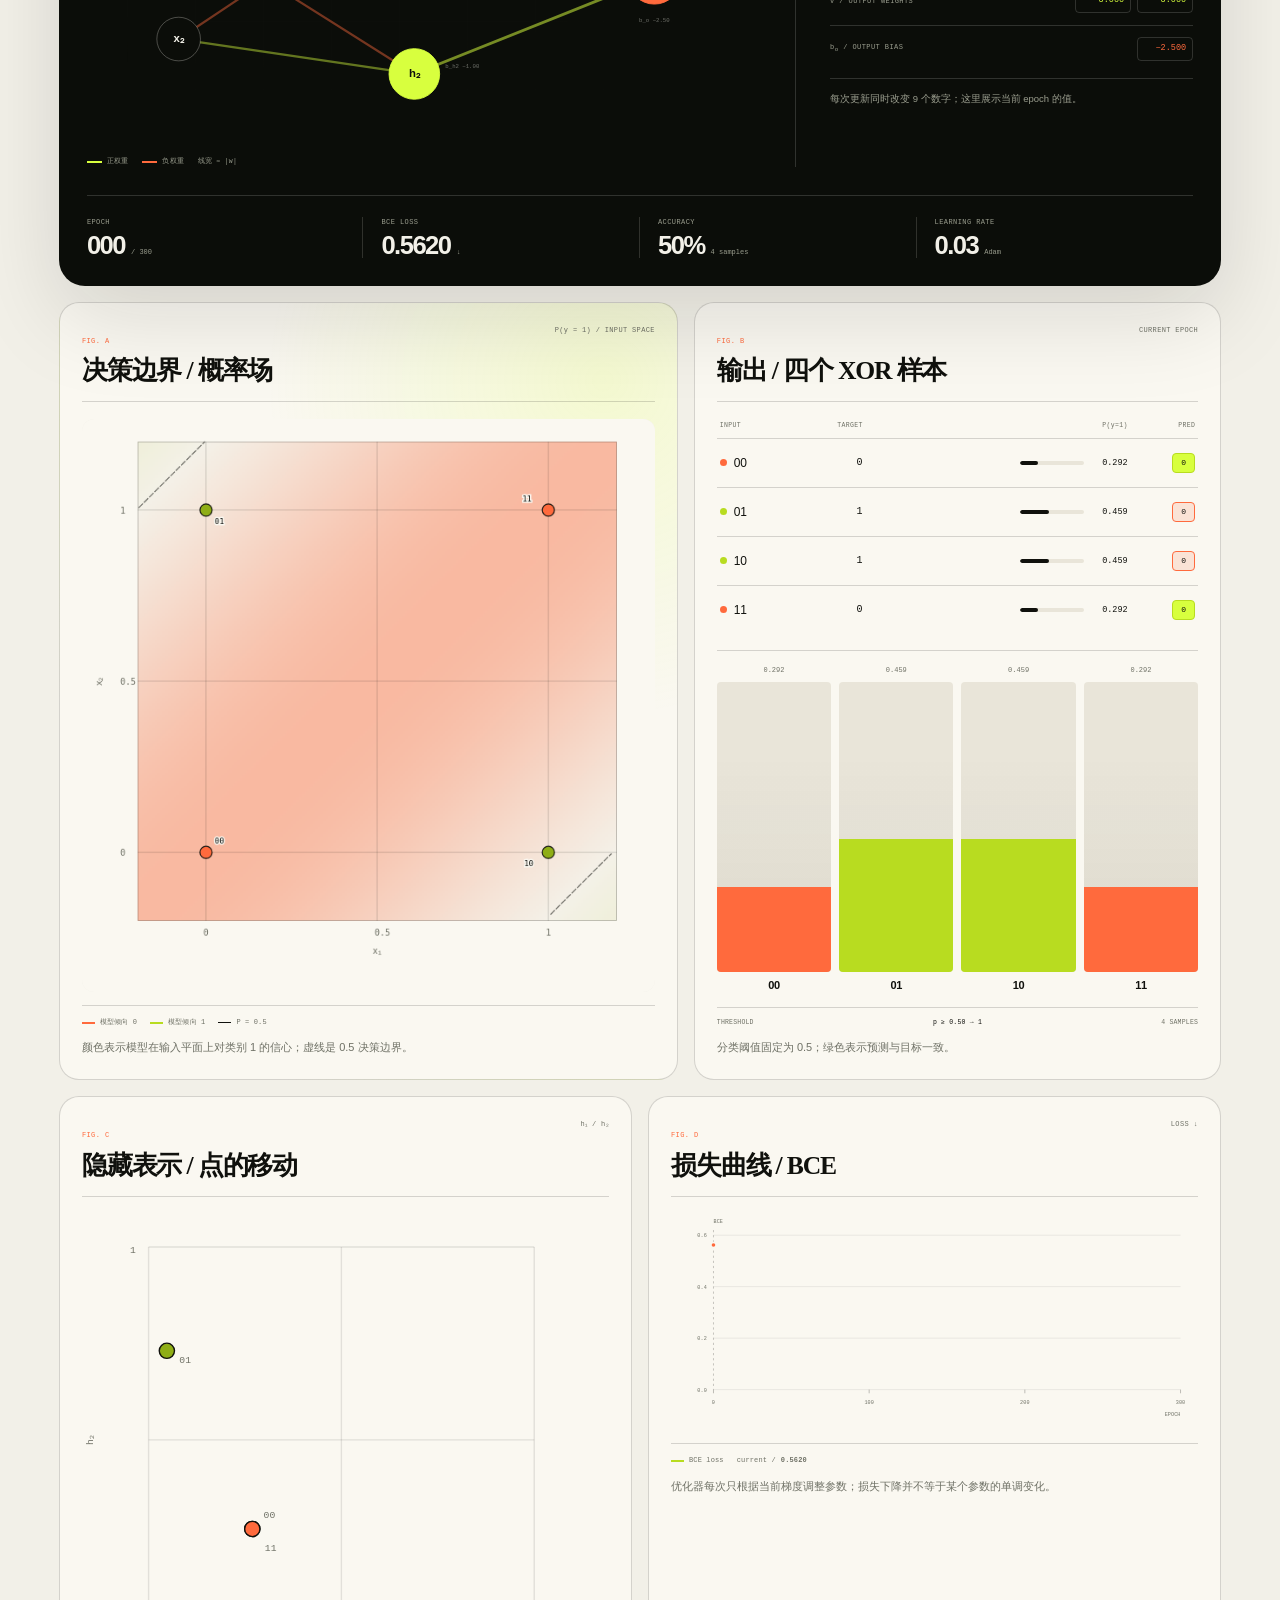
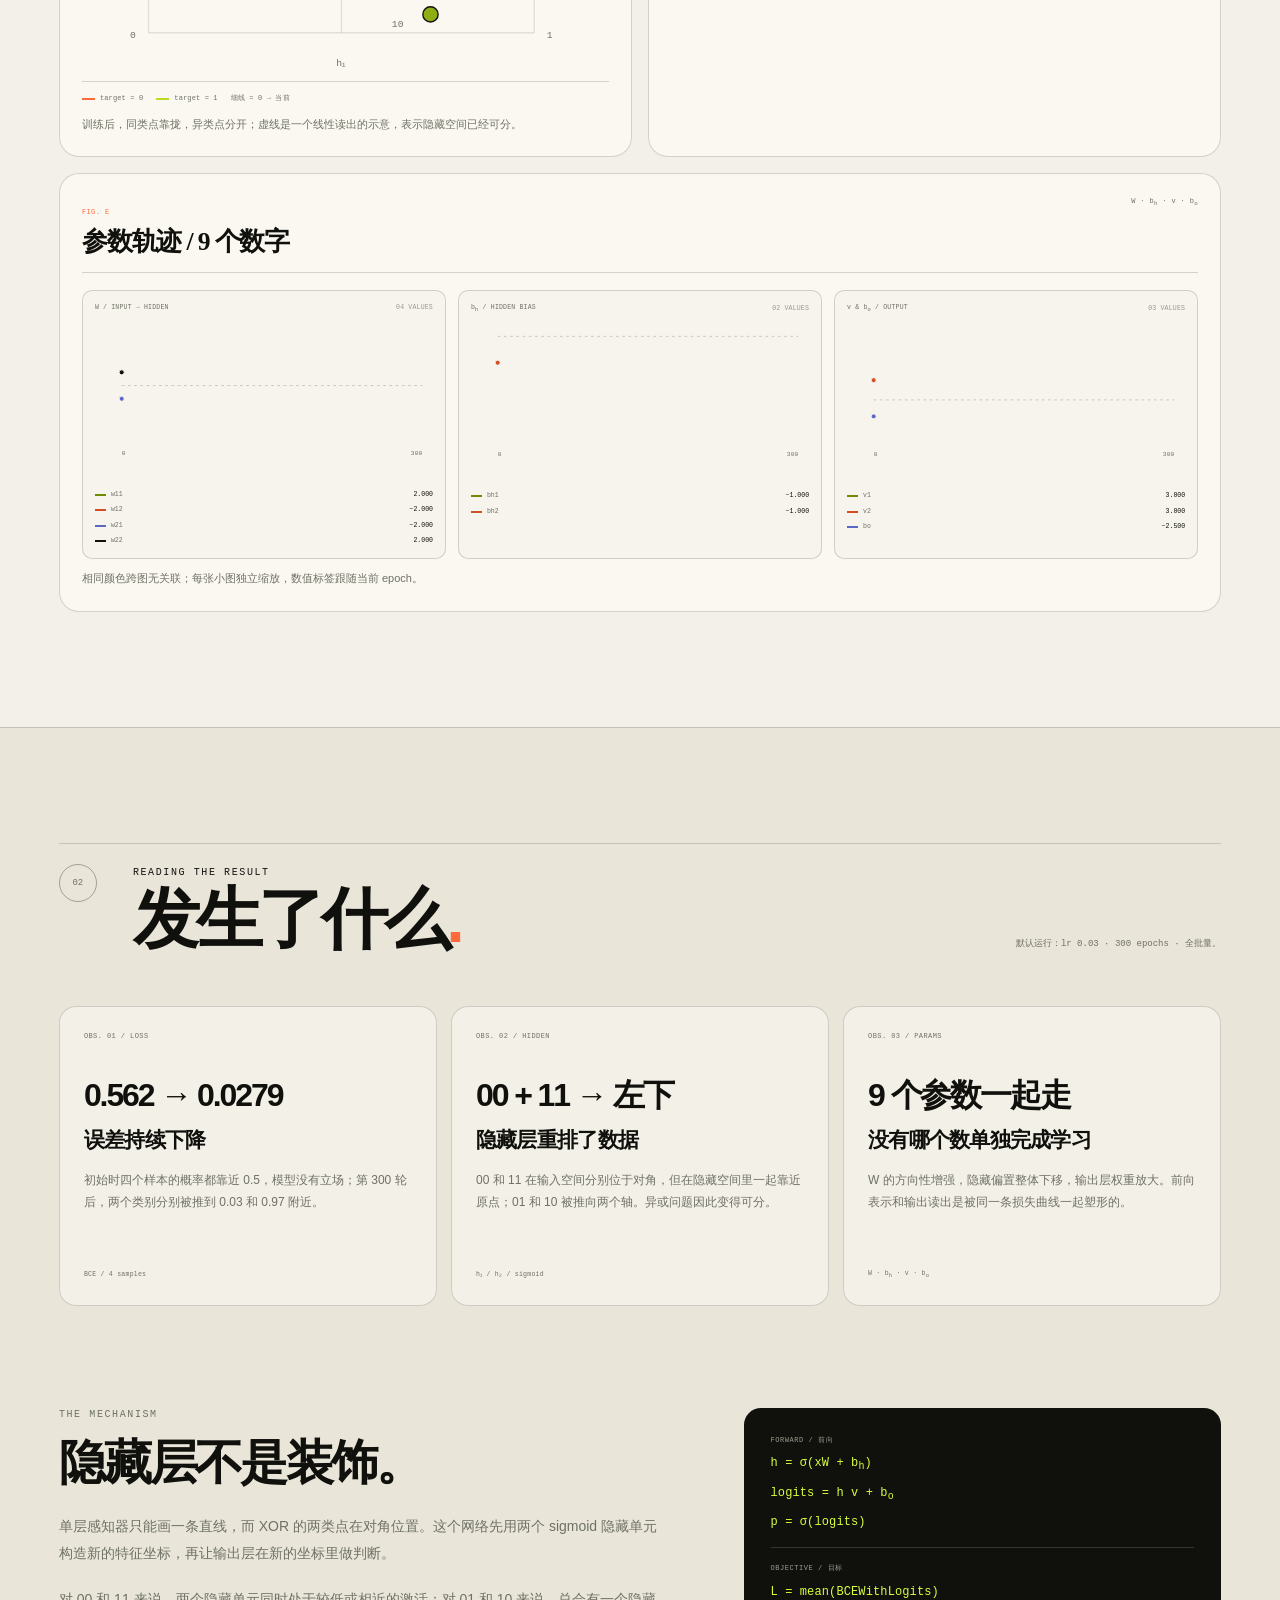
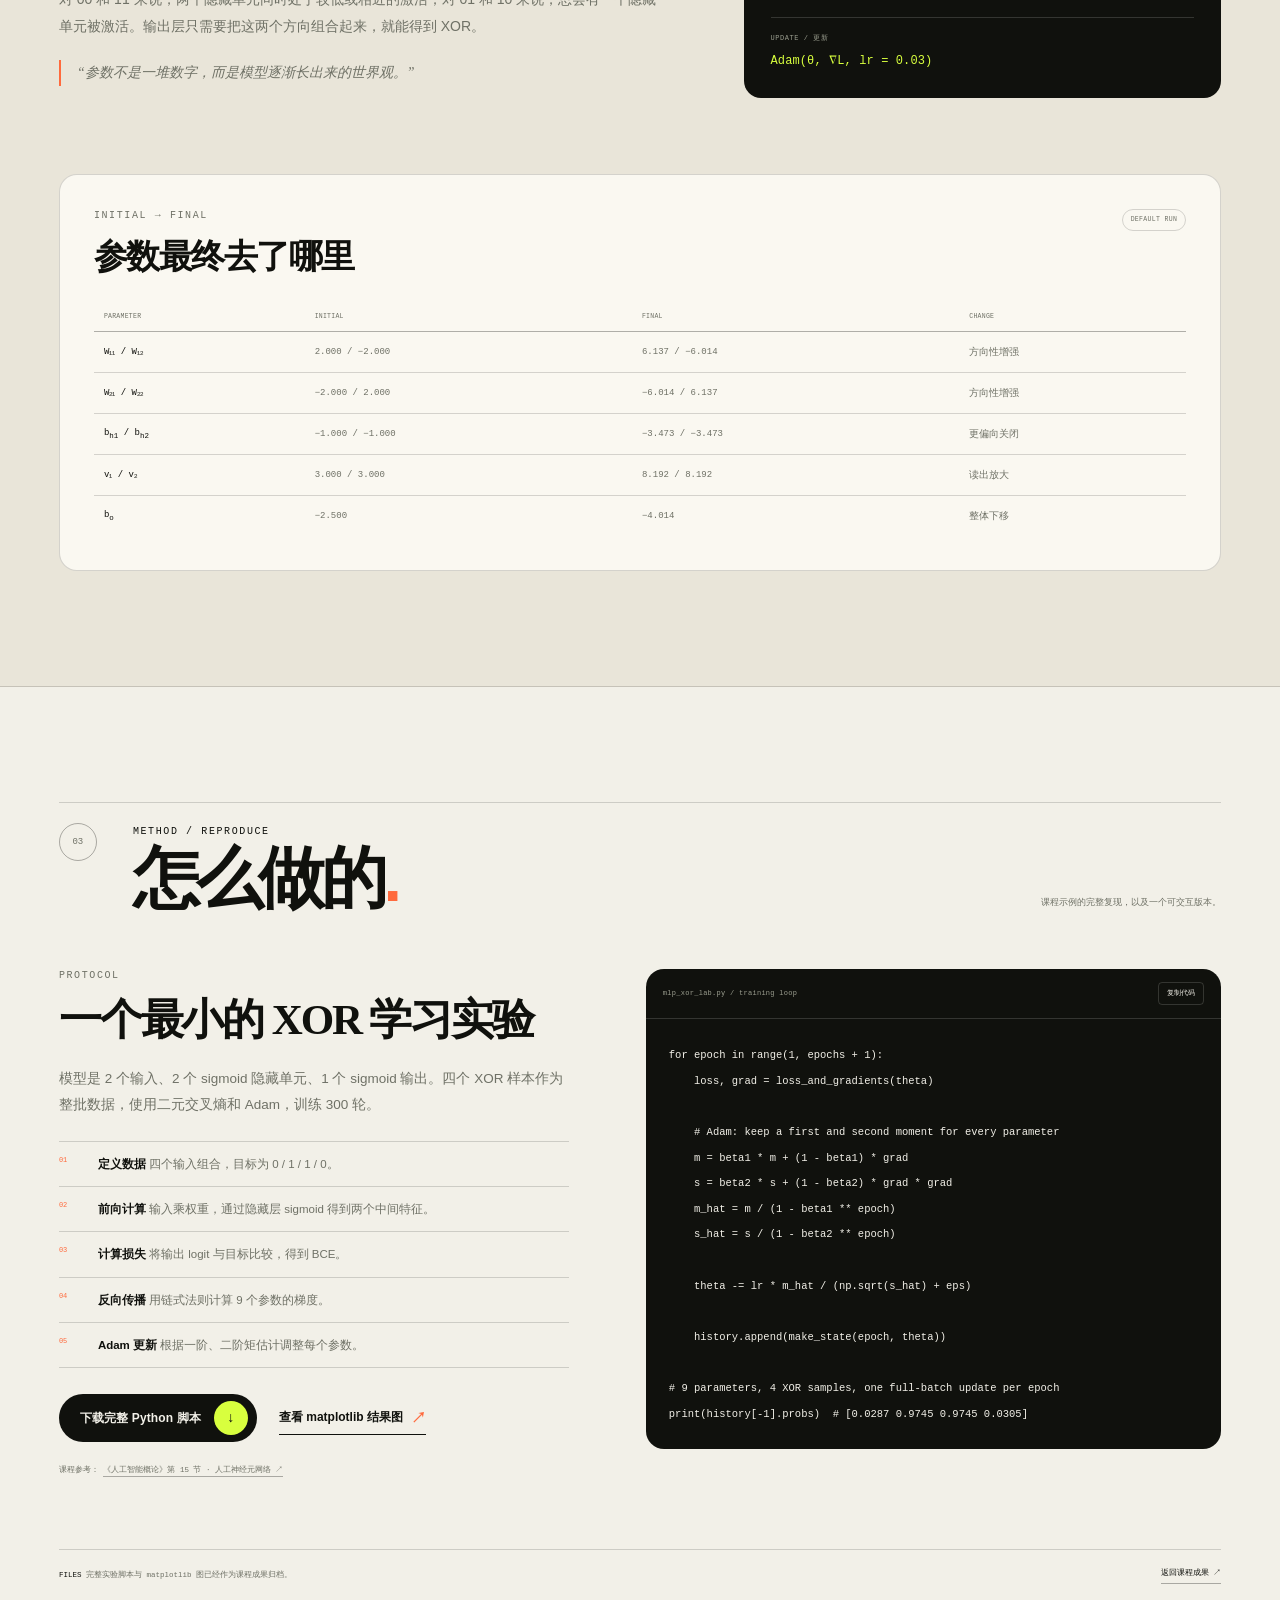
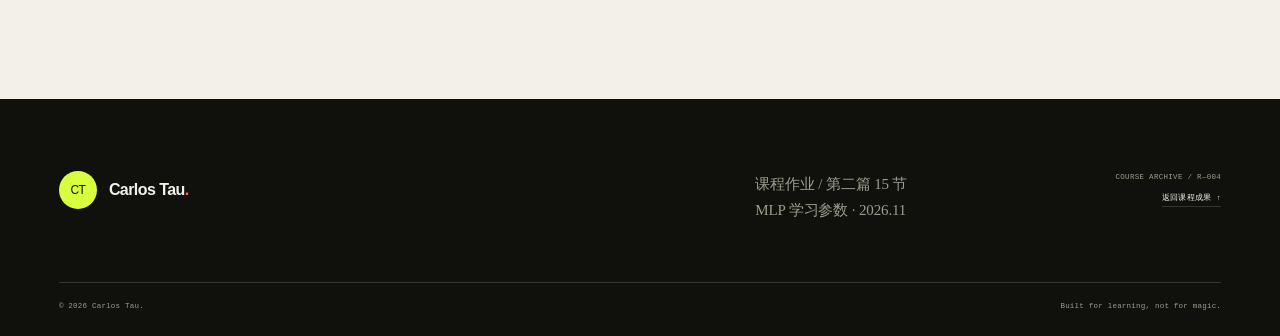
<file: mlp-lab.html>
<!DOCTYPE html>
<html lang="zh-CN">
<head>
  <meta charset="UTF-8">
  <meta name="viewport" content="width=device-width, initial-scale=1.0">
  <meta name="theme-color" content="#f2f0e8">
  <meta name="description" content="MLP 学习参数实验室：从零实现 2-2-1 神经网络在 XOR 上的训练，交互观察权重、偏置、损失、隐藏表示与决策边界。">
  <title>MLP 学习参数实验室 — Carlos Tau</title>
  <link rel="icon" href="assets/favicon.svg" type="image/svg+xml">
  <link rel="stylesheet" href="styles.css">
  <link rel="stylesheet" href="mlp-lab.css">
  <script src="mlp-lab.js" defer></script>
</head>
<body class="lab-page">
  <a class="skip-link" href="#lab-main">跳到主要内容</a>

  <header class="lab-header">
    <div class="lab-nav">
      <a class="brand" href="index.html" aria-label="Carlos Tau，返回个人网站">
        <span class="brand-mark" aria-hidden="true">CT</span>
        <span class="brand-name">Carlos Tau<span class="brand-dot">.</span></span>
      </a>
      <div class="lab-nav-center" aria-hidden="true">
        <span>COURSE 15</span>
        <i></i>
        <span>MLP LAB</span>
      </div>
      <a class="lab-back" href="index.html#outcomes">
        <span aria-hidden="true">←</span>
        <span class="lab-back-long">返回个人网站</span>
        <span class="lab-back-short">返回</span>
      </a>
    </div>
  </header>

  <main id="lab-main">
    <!-- =====================================================
         HERO
         ===================================================== -->
    <section class="lab-hero">
      <div class="lab-shell">
        <div class="lab-hero-top">
          <p><span class="live-dot" aria-hidden="true"></span> COURSE ASSIGNMENT / CHAPTER 15</p>
          <p>ARTIFICIAL INTELLIGENCE / 2026.11</p>
        </div>

        <div class="lab-hero-grid">
          <div class="lab-hero-copy">
            <p class="eyebrow">MULTI-LAYER PERCEPTRON / XOR</p>
            <h1>把参数<br><span>学明白。</span></h1>
            <p class="lab-hero-lede">
              一个 2–2–1 多层感知机的学习参数实验室。<br>
              播放训练，或拖动时间轴，观察权重、偏置、损失和隐藏表示怎样一起改变。
            </p>
            <div class="lab-hero-actions">
              <a class="lab-button lab-button--dark" href="#lab">
                打开实验
                <span class="lab-button-icon" aria-hidden="true">↓</span>
              </a>
              <a class="lab-text-link" href="assets/mlp_xor_lab.py" download>
                下载 Python 脚本
                <span aria-hidden="true">↗</span>
              </a>
            </div>
            <dl class="lab-hero-facts" aria-label="实验参数">
              <div><dt>DATA</dt><dd>4 XOR samples</dd></div>
              <div><dt>ARCH</dt><dd>2 → 2 → 1</dd></div>
              <div><dt>LOSS</dt><dd>BCE with logits</dd></div>
              <div><dt>OPT</dt><dd>Adam · lr 0.03</dd></div>
            </dl>
          </div>

          <aside class="result-card" aria-label="默认训练 300 轮后的 XOR 输出概率">
            <div class="result-card-top">
              <span>REFERENCE RUN / 300 EPOCHS</span>
              <span class="result-ok"><i aria-hidden="true"></i> 100% ACC</span>
            </div>
            <div class="result-grid">
              <div class="result-tile result-tile--zero">
                <span class="result-input">00</span>
                <strong>0.029</strong>
                <small>target 0</small>
              </div>
              <div class="result-tile result-tile--one">
                <span class="result-input">01</span>
                <strong>0.975</strong>
                <small>target 1</small>
              </div>
              <div class="result-tile result-tile--one">
                <span class="result-input">10</span>
                <strong>0.975</strong>
                <small>target 1</small>
              </div>
              <div class="result-tile result-tile--zero">
                <span class="result-input">11</span>
                <strong>0.031</strong>
                <small>target 0</small>
              </div>
            </div>
            <div class="result-card-foot">
              <div><span>LOSS</span><strong>0.0279</strong></div>
              <div><span>PARAMS</span><strong>09</strong></div>
              <div><span>LEARNING RATE</span><strong>0.03</strong></div>
            </div>
            <p class="result-card-note">P(y = 1) / 默认初始参数与全批量训练</p>
          </aside>
        </div>

        <div class="lab-hero-foot">
          <span>ASSIGNMENT / 第二篇 15 节</span>
          <span>SCROLL TO RUN THE MODEL ↓</span>
          <span>HUMAN × AGENT / 2026</span>
        </div>
      </div>
    </section>

    <!-- =====================================================
         INTERACTIVE LAB
         ===================================================== -->
    <section class="lab-section lab-interactive" id="lab">
      <div class="lab-shell">
        <header class="lab-section-head">
          <span class="lab-section-index">01</span>
          <div>
            <p class="eyebrow">LIVE EXPERIMENT</p>
            <h2>训练现场<span class="accent-dot">.</span></h2>
          </div>
          <p class="lab-section-note">拖动时间轴，比较第 0 轮和收敛后的每一个参数。</p>
        </header>

        <noscript>
          <p class="lab-noscript">这个交互实验需要 JavaScript。你仍然可以下载 Python 脚本查看完整训练过程。</p>
        </noscript>

        <div class="lab-console">
          <div class="lab-console-top">
            <div class="lab-controls" aria-label="训练控制">
              <button class="lab-button lab-button--lime" id="play-btn" type="button">
                <span class="play-icon" id="play-icon" aria-hidden="true">▶</span>
                <span id="play-label">播放训练</span>
              </button>
              <button class="lab-button lab-button--ghost" id="step-btn" type="button">单步 +1</button>
              <button class="lab-button lab-button--ghost" id="finish-btn" type="button">跳到终点</button>
              <button class="lab-button lab-button--ghost" id="reset-btn" type="button">重置</button>
              <label class="lab-select-label" for="lr-select">
                学习率
                <select id="lr-select">
                  <option value="0.01">0.01</option>
                  <option value="0.03" selected>0.03</option>
                  <option value="0.06">0.06</option>
                  <option value="0.10">0.10</option>
                </select>
              </label>
            </div>
            <p class="lab-status"><span class="lab-status-dot" id="status-dot" aria-hidden="true"></span><span id="status-label">准备就绪</span></p>
          </div>

          <div class="lab-timeline">
            <label for="epoch-range" class="sr-only">训练轮次</label>
            <input id="epoch-range" type="range" min="0" max="300" value="0" step="1">
            <div class="lab-timeline-labels" aria-hidden="true">
              <span>EPOCH <b id="epoch-readout">000</b> / 300</span>
              <span>0 ——— 50 ——— 100 ——— 150 ——— 200 ——— 250 ——— 300</span>
            </div>
          </div>

          <div class="lab-console-main">
            <div class="lab-network-panel">
              <div class="lab-panel-label">
                <span>NETWORK / 2—2—1</span>
                <span>FORWARD PASS</span>
              </div>
              <svg id="network-svg" viewBox="0 0 760 400" role="img" aria-label="2-2-1 神经网络及当前权重、偏置">
                <desc>输入层两个节点，隐藏层两个 sigmoid 节点，输出层一个节点。连线表示权重。</desc>
              </svg>
              <div class="lab-network-legend">
                <span><i class="edge-positive" aria-hidden="true"></i> 正权重</span>
                <span><i class="edge-negative" aria-hidden="true"></i> 负权重</span>
                <span>线宽 ≈ |w|</span>
              </div>
            </div>

            <aside class="lab-params" aria-label="当前可学习参数">
              <div class="lab-panel-label">
                <span>PARAMETERS</span>
                <span>09 VALUES</span>
              </div>
              <div class="lab-param-group">
                <p class="lab-param-title">W / INPUT → HIDDEN</p>
                <div class="matrix">
                  <span class="matrix-corner" aria-hidden="true"></span>
                  <span>h₁</span><span>h₂</span>
                  <span>x₁</span><span data-param="w0">2.000</span><span data-param="w1">−2.000</span>
                  <span>x₂</span><span data-param="w2">−2.000</span><span data-param="w3">2.000</span>
                </div>
              </div>
              <div class="lab-param-row">
                <span class="lab-param-title">b<sub>h</sub> / HIDDEN BIAS</span>
                <span class="lab-param-values"><b data-param="bh0">−1.000</b><b data-param="bh1">−1.000</b></span>
              </div>
              <div class="lab-param-row">
                <span class="lab-param-title">v / OUTPUT WEIGHTS</span>
                <span class="lab-param-values"><b data-param="v0">3.000</b><b data-param="v1">3.000</b></span>
              </div>
              <div class="lab-param-row">
                <span class="lab-param-title">b<sub>o</sub> / OUTPUT BIAS</span>
                <span class="lab-param-values"><b data-param="bo">−2.500</b></span>
              </div>
              <p class="lab-param-note">每次更新同时改变 9 个数字；这里展示当前 epoch 的值。</p>
            </aside>
          </div>

          <div class="lab-metrics">
            <div class="lab-metric">
              <span>EPOCH</span>
              <strong id="metric-epoch">000</strong>
              <small>/ 300</small>
            </div>
            <div class="lab-metric">
              <span>BCE LOSS</span>
              <strong id="metric-loss">0.5620</strong>
              <small>↓</small>
            </div>
            <div class="lab-metric">
              <span>ACCURACY</span>
              <strong id="metric-acc">50%</strong>
              <small>4 samples</small>
            </div>
            <div class="lab-metric">
              <span>LEARNING RATE</span>
              <strong id="metric-lr">0.03</strong>
              <small>Adam</small>
            </div>
          </div>
        </div>

        <div class="lab-viz-grid">
          <figure class="lab-viz lab-viz--boundary">
            <figcaption class="lab-viz-head">
              <div>
                <span class="lab-fig-tag">FIG. A</span>
                <h3>决策边界 / 概率场</h3>
              </div>
              <span class="lab-viz-meta">P(y = 1) / INPUT SPACE</span>
            </figcaption>
            <div class="lab-canvas-wrap">
              <canvas id="boundary-canvas" width="660" height="660" role="img" aria-label="XOR 输入平面上的模型概率场和决策边界">
                当前模型的 XOR 决策边界。
              </canvas>
            </div>
            <div class="lab-chart-legend">
              <span><i class="legend-zero" aria-hidden="true"></i> 模型倾向 0</span>
              <span><i class="legend-one" aria-hidden="true"></i> 模型倾向 1</span>
              <span><i class="legend-line" aria-hidden="true"></i> P = 0.5</span>
            </div>
            <p class="lab-caption">颜色表示模型在输入平面上对类别 1 的信心；虚线是 0.5 决策边界。</p>
          </figure>

          <figure class="lab-viz lab-viz--output">
            <figcaption class="lab-viz-head">
              <div>
                <span class="lab-fig-tag">FIG. B</span>
                <h3>输出 / 四个 XOR 样本</h3>
              </div>
              <span class="lab-viz-meta">CURRENT EPOCH</span>
            </figcaption>
            <table class="output-table">
              <caption class="sr-only">当前 epoch 的 XOR 输出概率与预测结果</caption>
              <thead>
                <tr>
                  <th scope="col">INPUT</th>
                  <th scope="col">TARGET</th>
                  <th scope="col">P(y=1)</th>
                  <th scope="col">PRED</th>
                </tr>
              </thead>
              <tbody>
                <tr data-sample="0">
                  <td><span class="sample-dot sample-dot--zero" aria-hidden="true"></span>00</td>
                  <td>0</td>
                  <td><div class="prob-cell"><span class="prob-track"><i class="prob-fill"></i></span><b class="prob-value">0.292</b></div></td>
                  <td><span class="pred-chip">0</span></td>
                </tr>
                <tr data-sample="1">
                  <td><span class="sample-dot sample-dot--one" aria-hidden="true"></span>01</td>
                  <td>1</td>
                  <td><div class="prob-cell"><span class="prob-track"><i class="prob-fill"></i></span><b class="prob-value">0.459</b></div></td>
                  <td><span class="pred-chip">0</span></td>
                </tr>
                <tr data-sample="2">
                  <td><span class="sample-dot sample-dot--one" aria-hidden="true"></span>10</td>
                  <td>1</td>
                  <td><div class="prob-cell"><span class="prob-track"><i class="prob-fill"></i></span><b class="prob-value">0.459</b></div></td>
                  <td><span class="pred-chip">0</span></td>
                </tr>
                <tr data-sample="3">
                  <td><span class="sample-dot sample-dot--zero" aria-hidden="true"></span>11</td>
                  <td>0</td>
                  <td><div class="prob-cell"><span class="prob-track"><i class="prob-fill"></i></span><b class="prob-value">0.292</b></div></td>
                  <td><span class="pred-chip">0</span></td>
                </tr>
              </tbody>
            </table>
            <div class="output-bars" id="output-bars" aria-hidden="true">
              <div class="output-bar" data-bar="0" data-type="zero">
                <span class="output-bar-value">0.292</span>
                <span class="output-bar-track"><i></i></span>
                <span class="output-bar-label">00</span>
              </div>
              <div class="output-bar" data-bar="1" data-type="one">
                <span class="output-bar-value">0.459</span>
                <span class="output-bar-track"><i></i></span>
                <span class="output-bar-label">01</span>
              </div>
              <div class="output-bar" data-bar="2" data-type="one">
                <span class="output-bar-value">0.459</span>
                <span class="output-bar-track"><i></i></span>
                <span class="output-bar-label">10</span>
              </div>
              <div class="output-bar" data-bar="3" data-type="zero">
                <span class="output-bar-value">0.292</span>
                <span class="output-bar-track"><i></i></span>
                <span class="output-bar-label">11</span>
              </div>
            </div>
            <div class="output-rule">
              <span>THRESHOLD</span>
              <b>p ≥ 0.50 → 1</b>
              <span>4 SAMPLES</span>
            </div>
            <p class="lab-caption">分类阈值固定为 0.5；绿色表示预测与目标一致。</p>
          </figure>
        </div>

        <div class="lab-viz-grid lab-viz-grid--second">
          <figure class="lab-viz">
            <figcaption class="lab-viz-head">
              <div>
                <span class="lab-fig-tag">FIG. C</span>
                <h3>隐藏表示 / 点的移动</h3>
              </div>
               <span class="lab-viz-meta">h₁ / h₂</span>
            </figcaption>
            <svg id="hidden-chart" viewBox="0 0 380 330" role="img" aria-label="四个 XOR 样本在隐藏层特征空间中的轨迹和当前位置">
              <desc>隐藏层把 00 和 11 移向一起，把 01 和 10 分开。</desc>
            </svg>
            <div class="lab-chart-legend">
              <span><i class="legend-zero" aria-hidden="true"></i> target = 0</span>
              <span><i class="legend-one" aria-hidden="true"></i> target = 1</span>
              <span>细线 = 0 → 当前</span>
            </div>
            <p class="lab-caption">训练后，同类点靠拢，异类点分开；虚线是一个线性读出的示意，表示隐藏空间已经可分。</p>
          </figure>

          <figure class="lab-viz">
            <figcaption class="lab-viz-head">
              <div>
                <span class="lab-fig-tag">FIG. D</span>
                <h3>损失曲线 / BCE</h3>
              </div>
              <span class="lab-viz-meta">LOSS ↓</span>
            </figcaption>
            <svg id="loss-chart" viewBox="0 0 720 300" role="img" aria-label="二值交叉熵损失随 epoch 下降的曲线">
              <desc>损失从 0.562 下降到约 0.028。</desc>
            </svg>
            <div class="lab-chart-legend">
              <span><i class="legend-loss" aria-hidden="true"></i> BCE loss</span>
              <span>current / <b id="loss-current">0.5620</b></span>
            </div>
            <p class="lab-caption">优化器每次只根据当前梯度调整参数；损失下降并不等于某个参数的单调变化。</p>
          </figure>
        </div>

        <figure class="lab-viz lab-params-card">
          <figcaption class="lab-viz-head">
            <div>
              <span class="lab-fig-tag">FIG. E</span>
              <h3>参数轨迹 / 9 个数字</h3>
            </div>
            <span class="lab-viz-meta">W · b<sub>h</sub> · v · b<sub>o</sub></span>
          </figcaption>
          <div class="param-charts">
            <div class="param-chart">
              <div class="param-chart-head"><span>W / INPUT → HIDDEN</span><span>04 VALUES</span></div>
              <svg id="chart-w" viewBox="0 0 380 180" role="img" aria-label="W 的四个权重随训练变化"></svg>
              <div class="param-legend" id="legend-w"></div>
            </div>
            <div class="param-chart">
              <div class="param-chart-head"><span>b<sub>h</sub> / HIDDEN BIAS</span><span>02 VALUES</span></div>
              <svg id="chart-bh" viewBox="0 0 380 180" role="img" aria-label="隐藏层偏置随训练变化"></svg>
              <div class="param-legend" id="legend-bh"></div>
            </div>
            <div class="param-chart">
              <div class="param-chart-head"><span>v &amp; b<sub>o</sub> / OUTPUT</span><span>03 VALUES</span></div>
              <svg id="chart-out" viewBox="0 0 380 180" role="img" aria-label="输出层权重和偏置随训练变化"></svg>
              <div class="param-legend" id="legend-out"></div>
            </div>
          </div>
          <p class="lab-caption">相同颜色跨图无关联；每张小图独立缩放，数值标签跟随当前 epoch。</p>
        </figure>
      </div>
    </section>

    <!-- =====================================================
         READING THE RESULT
         ===================================================== -->
    <section class="lab-section lab-reading">
      <div class="lab-shell">
        <header class="lab-section-head">
          <span class="lab-section-index">02</span>
          <div>
            <p class="eyebrow">READING THE RESULT</p>
            <h2>发生了什么<span class="accent-dot">.</span></h2>
          </div>
          <p class="lab-section-note">默认运行：lr 0.03 · 300 epochs · 全批量。</p>
        </header>

        <div class="observation-grid">
          <article class="observation-card">
            <span class="observation-index">OBS. 01 / LOSS</span>
            <p class="observation-big">0.562 → 0.0279</p>
            <h3>误差持续下降</h3>
            <p>初始时四个样本的概率都靠近 0.5，模型没有立场；第 300 轮后，两个类别分别被推到 0.03 和 0.97 附近。</p>
            <span class="observation-note">BCE / 4 samples</span>
          </article>
          <article class="observation-card">
            <span class="observation-index">OBS. 02 / HIDDEN</span>
            <p class="observation-big">00 + 11 → 左下</p>
            <h3>隐藏层重排了数据</h3>
            <p>00 和 11 在输入空间分别位于对角，但在隐藏空间里一起靠近原点；01 和 10 被推向两个轴。异或问题因此变得可分。</p>
            <span class="observation-note">h₁ / h₂ / sigmoid</span>
          </article>
          <article class="observation-card">
            <span class="observation-index">OBS. 03 / PARAMS</span>
            <p class="observation-big">9 个参数一起走</p>
            <h3>没有哪个数单独完成学习</h3>
            <p>W 的方向性增强，隐藏偏置整体下移，输出层权重放大。前向表示和输出读出是被同一条损失曲线一起塑形的。</p>
            <span class="observation-note">W · b<sub>h</sub> · v · b<sub>o</sub></span>
          </article>
        </div>

        <div class="analysis-grid">
          <div class="analysis-copy">
            <p class="eyebrow">THE MECHANISM</p>
            <h3>隐藏层不是装饰。</h3>
            <p>
              单层感知器只能画一条直线，而 XOR 的两类点在对角位置。这个网络先用两个 sigmoid 隐藏单元构造新的特征坐标，再让输出层在新的坐标里做判断。
            </p>
            <p>
              对 00 和 11 来说，两个隐藏单元同时处于较低或相近的激活；对 01 和 10 来说，总会有一个隐藏单元被激活。输出层只需要把这两个方向组合起来，就能得到 XOR。
            </p>
            <p class="analysis-quote">“参数不是一堆数字，而是模型逐渐长出来的世界观。”</p>
          </div>

          <div class="formula-card">
            <div class="formula-group">
              <span class="formula-label">FORWARD / 前向</span>
              <code>h = σ(xW + b<sub>h</sub>)</code>
              <code>logits = h v + b<sub>o</sub></code>
              <code>p = σ(logits)</code>
            </div>
            <div class="formula-group">
              <span class="formula-label">OBJECTIVE / 目标</span>
              <code>L = mean(BCEWithLogits)</code>
            </div>
            <div class="formula-group">
              <span class="formula-label">UPDATE / 更新</span>
              <code>Adam(θ, ∇L, lr = 0.03)</code>
            </div>
          </div>
        </div>

        <div class="parameter-table-card">
          <div class="parameter-table-head">
            <div>
              <p class="eyebrow">INITIAL → FINAL</p>
              <h3>参数最终去了哪里</h3>
            </div>
            <span class="parameter-pill">DEFAULT RUN</span>
          </div>
          <table class="parameter-table">
            <caption class="sr-only">初始参数与 300 轮后参数对比</caption>
            <thead>
              <tr><th scope="col">PARAMETER</th><th scope="col">INITIAL</th><th scope="col">FINAL</th><th scope="col">CHANGE</th></tr>
            </thead>
            <tbody>
              <tr><td>W₁₁ / W₁₂</td><td>2.000 / −2.000</td><td>6.137 / −6.014</td><td>方向性增强</td></tr>
              <tr><td>W₂₁ / W₂₂</td><td>−2.000 / 2.000</td><td>−6.014 / 6.137</td><td>方向性增强</td></tr>
              <tr><td>b<sub>h1</sub> / b<sub>h2</sub></td><td>−1.000 / −1.000</td><td>−3.473 / −3.473</td><td>更偏向关闭</td></tr>
              <tr><td>v₁ / v₂</td><td>3.000 / 3.000</td><td>8.192 / 8.192</td><td>读出放大</td></tr>
              <tr><td>b<sub>o</sub></td><td>−2.500</td><td>−4.014</td><td>整体下移</td></tr>
            </tbody>
          </table>
        </div>
      </div>
    </section>

    <!-- =====================================================
         METHOD / REPRODUCE
         ===================================================== -->
    <section class="lab-section lab-method" id="method">
      <div class="lab-shell">
        <header class="lab-section-head">
          <span class="lab-section-index">03</span>
          <div>
            <p class="eyebrow">METHOD / REPRODUCE</p>
            <h2>怎么做的<span class="accent-dot">.</span></h2>
          </div>
          <p class="lab-section-note">课程示例的完整复现，以及一个可交互版本。</p>
        </header>

        <div class="method-grid">
          <div class="method-copy">
            <p class="eyebrow">PROTOCOL</p>
            <h3>一个最小的 XOR 学习实验</h3>
            <p>
              模型是 2 个输入、2 个 sigmoid 隐藏单元、1 个 sigmoid 输出。四个 XOR 样本作为整批数据，使用二元交叉熵和 Adam，训练 300 轮。
            </p>
            <ol class="protocol-list">
              <li><span>01</span><p><strong>定义数据</strong> 四个输入组合，目标为 0 / 1 / 1 / 0。</p></li>
              <li><span>02</span><p><strong>前向计算</strong> 输入乘权重，通过隐藏层 sigmoid 得到两个中间特征。</p></li>
              <li><span>03</span><p><strong>计算损失</strong> 将输出 logit 与目标比较，得到 BCE。</p></li>
              <li><span>04</span><p><strong>反向传播</strong> 用链式法则计算 9 个参数的梯度。</p></li>
              <li><span>05</span><p><strong>Adam 更新</strong> 根据一阶、二阶矩估计调整每个参数。</p></li>
            </ol>
            <div class="method-links">
              <a class="lab-button lab-button--dark" href="assets/mlp_xor_lab.py" download>
                下载完整 Python 脚本
                <span class="lab-button-icon" aria-hidden="true">↓</span>
              </a>
              <a class="lab-text-link" href="assets/mlp_xor_lab.png" target="_blank" rel="noopener">
                查看 matplotlib 结果图
                <span aria-hidden="true">↗</span>
              </a>
            </div>
            <p class="method-source">
              课程参考：
              <a href="https://zhumy.github.io/Introduction_to_Artificial_Intelligence/#chapter-15" target="_blank" rel="noopener">《人工智能概论》第 15 节 · 人工神经元网络 ↗</a>
            </p>
          </div>

          <div class="code-card">
            <div class="code-head">
              <span>mlp_xor_lab.py / training loop</span>
              <button class="code-copy" id="copy-code" type="button">复制代码</button>
            </div>
            <pre><code id="code-sample">for epoch in range(1, epochs + 1):
    loss, grad = loss_and_gradients(theta)

    # Adam: keep a first and second moment for every parameter
    m = beta1 * m + (1 - beta1) * grad
    s = beta2 * s + (1 - beta2) * grad * grad
    m_hat = m / (1 - beta1 ** epoch)
    s_hat = s / (1 - beta2 ** epoch)

    theta -= lr * m_hat / (np.sqrt(s_hat) + eps)

    history.append(make_state(epoch, theta))

# 9 parameters, 4 XOR samples, one full-batch update per epoch
print(history[-1].probs)  # [0.0287 0.9745 0.9745 0.0305]</code></pre>
          </div>
        </div>

        <div class="method-foot">
          <p><span>FILES</span> 完整实验脚本与 matplotlib 图已经作为课程成果归档。</p>
          <a href="index.html#outcomes">返回课程成果 <span aria-hidden="true">↗</span></a>
        </div>
      </div>
    </section>
  </main>

  <footer class="lab-footer">
    <div class="lab-shell lab-footer-grid">
      <a class="brand brand--footer" href="index.html" aria-label="回到个人网站">
        <span class="brand-mark" aria-hidden="true">CT</span>
        <span class="brand-name">Carlos Tau<span class="brand-dot">.</span></span>
      </a>
      <p>课程作业 / 第二篇 15 节<br>MLP 学习参数 · 2026.11</p>
      <div class="lab-footer-meta">
        <span>COURSE ARCHIVE / R—004</span>
        <a href="index.html#outcomes">返回课程成果 <span aria-hidden="true">↑</span></a>
      </div>
    </div>
    <div class="lab-shell lab-footer-bottom">
      <span>© 2026 Carlos Tau.</span>
      <span>Built for learning, not for magic.</span>
    </div>
  </footer>
</body>
</html>
</file>
<file: styles.css>
/* =========================================================
   Carlos Tau — Personal Portfolio
   A hand-built, zero-dependency site.
   01. Tokens & base
   02. Header / navigation
   03. Hero
   04. Ticker
   05. Shared section styles
   06. About
   07. Agents
   08. Projects
   09. Course outcomes
   10. Outro
   11. Footer
   12. Dialog
   12. Responsive
   ========================================================= */

/* ---------- 01. Tokens & base ---------- */
:root {
  --paper: #f2f0e8;
  --paper-2: #faf8f1;
  --paper-3: #e9e5d9;
  --ink: #10110d;
  --ink-2: #1a1c16;
  --night: #0b0d09;
  --night-2: #12150f;
  --lime: #d8ff3e;
  --lime-deep: #b8dc20;
  --orange: #ff6a3d;
  --lilac: #b8c6ff;
  --muted: #6f7166;
  --muted-dark: #9a9d8e;
  --line: rgba(16, 17, 13, 0.16);
  --line-strong: rgba(16, 17, 13, 0.32);
  --line-light: rgba(242, 240, 232, 0.16);
  --font-sans: "Helvetica Neue", "Segoe UI", "Microsoft YaHei UI", "Microsoft YaHei", "PingFang SC", Arial, sans-serif;
  --font-display: "Arial Black", "Segoe UI Black", "Helvetica Neue", "Microsoft YaHei UI", sans-serif;
  --font-serif: Georgia, "Times New Roman", "Songti SC", "STSong", "SimSun", serif;
  --font-mono: "Cascadia Mono", "SFMono-Regular", Consolas, "Liberation Mono", monospace;
  --pad: clamp(20px, 4.6vw, 68px);
  --radius-lg: clamp(24px, 3vw, 40px);
  --ease: cubic-bezier(0.22, 1, 0.36, 1);
  --ease-soft: cubic-bezier(0.4, 0, 0.2, 1);
}

*,
*::before,
*::after {
  box-sizing: border-box;
}

html {
  overflow-x: clip;
  scroll-behavior: smooth;
  scroll-padding-top: 100px;
}

body {
  margin: 0;
  overflow-x: hidden;
  background: var(--paper);
  color: var(--ink);
  font-family: var(--font-sans);
  font-size: 16px;
  line-height: 1.6;
  -webkit-font-smoothing: antialiased;
  text-rendering: optimizeLegibility;
}

body::after {
  content: "";
  position: fixed;
  inset: 0;
  z-index: 999;
  pointer-events: none;
  opacity: 0.035;
  background-image: url("data:image/svg+xml,%3Csvg viewBox='0 0 180 180' xmlns='http://www.w3.org/2000/svg'%3E%3Cfilter id='n'%3E%3CfeTurbulence type='fractalNoise' baseFrequency='0.9' numOctaves='3' stitchTiles='stitch'/%3E%3C/filter%3E%3Crect width='100%25' height='100%25' filter='url(%23n)' opacity='0.85'/%3E%3C/svg%3E");
}

body.modal-open,
body.menu-open {
  overflow: hidden;
}

::selection {
  background: var(--lime);
  color: var(--ink);
}

h1, h2, h3, h4, p, figure, blockquote, dl, dd {
  margin: 0;
}

ul, ol {
  margin: 0;
  padding: 0;
}

a {
  color: inherit;
  text-decoration: none;
}

button {
  color: inherit;
  font: inherit;
  border: 0;
  background: none;
  cursor: pointer;
}

img, svg {
  display: block;
  max-width: 100%;
}

button, a {
  -webkit-tap-highlight-color: transparent;
}

:focus-visible {
  outline: 2px solid var(--orange);
  outline-offset: 4px;
}

.shell {
  width: min(calc(100% - var(--pad) * 2), 1440px);
  margin-inline: auto;
}

.skip-link {
  position: fixed;
  top: 12px;
  left: 12px;
  z-index: 2000;
  padding: 10px 16px;
  border-radius: 999px;
  background: var(--ink);
  color: var(--paper);
  font-size: 13px;
  transform: translateY(-200%);
  transition: transform 0.2s ease;
}

.skip-link:focus {
  transform: translateY(0);
}

.eyebrow {
  color: var(--muted);
  font-family: var(--font-mono);
  font-size: 10px;
  font-weight: 500;
  letter-spacing: 0.16em;
  line-height: 1.4;
  text-transform: uppercase;
}

.live-dot {
  display: inline-block;
  width: 7px;
  height: 7px;
  border-radius: 50%;
  background: var(--lime-deep);
  box-shadow: 0 0 0 4px rgba(216, 255, 62, 0.14);
  vertical-align: 1px;
}

.accent-dot {
  color: var(--orange);
}

/* JS-enhanced scroll reveals */
.js .reveal {
  opacity: 0;
  transform: translateY(26px);
  transition:
    opacity 0.85s var(--ease) var(--delay, 0ms),
    transform 0.85s var(--ease) var(--delay, 0ms);
  will-change: opacity, transform;
}

.js .reveal.is-visible {
  opacity: 1;
  transform: translateY(0);
  will-change: auto;
}

/* ---------- 02. Header / navigation ---------- */
.site-header {
  position: fixed;
  inset: 0 0 auto;
  z-index: 100;
  background: rgba(242, 240, 232, 0.82);
  border-bottom: 1px solid transparent;
  backdrop-filter: blur(18px) saturate(140%);
  -webkit-backdrop-filter: blur(18px) saturate(140%);
  transition:
    background 0.35s var(--ease-soft),
    border-color 0.35s var(--ease-soft),
    transform 0.35s var(--ease-soft);
}

.site-header.is-scrolled {
  background: rgba(242, 240, 232, 0.94);
  border-bottom-color: var(--line);
}

.nav-shell {
  display: flex;
  align-items: center;
  justify-content: space-between;
  width: min(calc(100% - var(--pad) * 2), 1440px);
  height: 82px;
  margin-inline: auto;
}

.brand {
  display: inline-flex;
  align-items: center;
  gap: 12px;
  line-height: 1;
}

.brand-mark {
  display: grid;
  width: 38px;
  height: 38px;
  place-items: center;
  border-radius: 50%;
  background: var(--ink);
  color: var(--lime);
  font-family: var(--font-display);
  font-size: 12px;
  letter-spacing: -0.06em;
  transition: transform 0.45s var(--ease), background 0.3s ease;
}

.brand:hover .brand-mark {
  transform: rotate(-12deg);
}

.brand-name {
  font-family: var(--font-display);
  font-size: 14px;
  font-weight: 900;
  letter-spacing: -0.035em;
  white-space: nowrap;
}

.brand-dot {
  color: var(--orange);
}

.desktop-nav {
  display: flex;
  align-items: center;
  gap: 34px;
}

.desktop-nav a {
  position: relative;
  display: inline-flex;
  align-items: baseline;
  gap: 6px;
  padding: 6px 0;
  font-size: 13px;
  font-weight: 500;
  letter-spacing: 0.01em;
}

.desktop-nav a span {
  color: var(--muted);
  font-family: var(--font-mono);
  font-size: 8px;
  letter-spacing: 0.02em;
  transition: color 0.25s ease;
}

.desktop-nav a::after {
  content: "";
  position: absolute;
  right: 0;
  bottom: 0;
  left: 0;
  height: 1px;
  background: currentColor;
  transform: scaleX(0);
  transform-origin: right center;
  transition: transform 0.35s var(--ease);
}

.desktop-nav a:hover::after,
.desktop-nav a.is-active::after {
  transform: scaleX(1);
  transform-origin: left center;
}

.desktop-nav a.is-active span,
.desktop-nav a:hover span {
  color: var(--orange);
}

.nav-actions {
  display: flex;
  align-items: center;
  gap: 14px;
}

.nav-edition {
  display: inline-flex;
  align-items: center;
  gap: 8px;
  color: var(--muted);
  font-family: var(--font-mono);
  font-size: 8.5px;
  letter-spacing: 0.1em;
  line-height: 1;
  white-space: nowrap;
}

.nav-edition .live-dot {
  width: 5px;
  height: 5px;
  background: var(--lime-deep);
  box-shadow: none;
}

.menu-toggle {
  display: none;
  align-items: center;
  gap: 10px;
  height: 42px;
  padding: 0 14px;
  border: 1px solid var(--line);
  border-radius: 999px;
  font-family: var(--font-mono);
  font-size: 10px;
  letter-spacing: 0.1em;
  text-transform: uppercase;
}

.menu-lines {
  display: grid;
  width: 16px;
  gap: 4px;
}

.menu-lines i {
  display: block;
  width: 100%;
  height: 1px;
  background: currentColor;
  transform-origin: center;
  transition: transform 0.3s var(--ease);
}

.scroll-progress {
  position: absolute;
  right: 0;
  bottom: -1px;
  left: 0;
  height: 2px;
  overflow: hidden;
  pointer-events: none;
}

.scroll-progress span {
  display: block;
  width: 100%;
  height: 100%;
  background: var(--orange);
  transform: scaleX(0);
  transform-origin: left center;
}

.mobile-menu {
  position: fixed;
  inset: 0;
  z-index: 90;
  display: flex;
  flex-direction: column;
  justify-content: space-between;
  padding: 120px 24px 30px;
  overflow-y: auto;
  background: var(--night);
  color: var(--paper);
  visibility: hidden;
  opacity: 0;
  transform: translateY(-16px);
  transition:
    opacity 0.35s var(--ease-soft),
    transform 0.45s var(--ease),
    visibility 0.45s;
}

.menu-open .mobile-menu {
  visibility: visible;
  opacity: 1;
  transform: translateY(0);
}

.mobile-menu nav {
  display: grid;
}

.mobile-menu nav a {
  display: flex;
  align-items: baseline;
  gap: 16px;
  padding: 18px 0;
  border-bottom: 1px solid var(--line-light);
  font-family: var(--font-display);
  font-size: clamp(30px, 8vw, 48px);
  letter-spacing: -0.04em;
  line-height: 1.1;
}

.mobile-menu nav a span {
  color: var(--lime);
  font-family: var(--font-mono);
  font-size: 10px;
  letter-spacing: 0.06em;
}

.mobile-menu nav a b {
  margin-left: auto;
  color: var(--muted-dark);
  font-family: var(--font-sans);
  font-size: 22px;
  font-weight: 400;
}

.mobile-menu nav a:active {
  color: var(--lime);
}

.mobile-menu-foot {
  display: flex;
  justify-content: space-between;
  padding-top: 26px;
  color: var(--muted-dark);
  font-family: var(--font-mono);
  font-size: 9px;
  letter-spacing: 0.1em;
  text-transform: uppercase;
}

.menu-open .site-header {
  background: transparent;
  color: var(--paper);
  border-bottom-color: transparent;
  backdrop-filter: none;
  -webkit-backdrop-filter: none;
}

.menu-open .brand-mark {
  background: var(--lime);
  color: var(--ink);
}

.menu-open .menu-toggle {
  border-color: var(--line-light);
}

.menu-open .menu-lines i:first-child {
  transform: translateY(2.5px) rotate(45deg);
}

.menu-open .menu-lines i:last-child {
  transform: translateY(-2.5px) rotate(-45deg);
}

/* ---------- 03. Hero ---------- */
.hero {
  position: relative;
  display: flex;
  flex-direction: column;
  min-height: 100svh;
  padding: 126px 0 0;
  overflow: hidden;
  isolation: isolate;
}

.hero::before {
  content: "";
  position: absolute;
  top: 0;
  right: -10%;
  z-index: -1;
  width: 58vw;
  height: 58vw;
  max-width: 850px;
  max-height: 850px;
  border-radius: 50%;
  background: radial-gradient(circle, rgba(216, 255, 62, 0.18), rgba(216, 255, 62, 0) 68%);
  filter: blur(10px);
  pointer-events: none;
}

.hero::after {
  content: "";
  position: absolute;
  inset: 0;
  z-index: -2;
  opacity: 0.55;
  background-image:
    linear-gradient(to right, rgba(16, 17, 13, 0.045) 1px, transparent 1px),
    linear-gradient(to bottom, rgba(16, 17, 13, 0.045) 1px, transparent 1px);
  background-size: 84px 84px;
  mask-image: linear-gradient(to bottom, transparent 5%, #000 30%, #000 80%, transparent 100%);
  -webkit-mask-image: linear-gradient(to bottom, transparent 5%, #000 30%, #000 80%, transparent 100%);
  pointer-events: none;
}

.hero-shell {
  display: flex;
  flex: 1;
  flex-direction: column;
}

.hero-topline {
  display: grid;
  grid-template-columns: 1fr auto 1fr;
  align-items: center;
  padding-bottom: 18px;
  border-bottom: 1px solid var(--line);
  color: var(--muted);
  font-family: var(--font-mono);
  font-size: 9.5px;
  letter-spacing: 0.1em;
  text-transform: uppercase;
}

.hero-topline p {
  display: flex;
  align-items: center;
  gap: 8px;
  min-width: 0;
}

.topline-mark {
  color: var(--orange);
  font-size: 11px;
}

.hero-availability {
  justify-self: center;
  color: var(--ink);
}

.hero-availability .live-dot {
  width: 6px;
  height: 6px;
  box-shadow: 0 0 0 3px rgba(184, 220, 32, 0.14);
  animation: statusPulse 2.8s ease-in-out infinite;
}

.hero-clock {
  justify-self: end;
  font-variant-numeric: tabular-nums;
}

.hero-clock span {
  display: inline-grid;
  width: 22px;
  height: 15px;
  place-items: center;
  border: 1px solid var(--line);
  border-radius: 3px;
  font-size: 8px;
}

.hero-grid {
  display: grid;
  flex: 1;
  grid-template-columns: minmax(0, 1.4fr) minmax(300px, 0.6fr);
  gap: clamp(24px, 3.6vw, 58px);
  align-items: center;
  padding: clamp(44px, 6.5vh, 80px) 0 clamp(36px, 5.5vh, 64px);
}

.hero-copy {
  min-width: 0;
}

.hero-eyebrow {
  display: flex;
  align-items: center;
  gap: 10px;
  margin-bottom: 22px;
  color: var(--muted);
  font-family: var(--font-mono);
  font-size: 10px;
  letter-spacing: 0.18em;
}

.hero-eyebrow::before {
  content: "";
  width: 34px;
  height: 1px;
  background: var(--orange);
}

.hero-eyebrow span {
  color: var(--orange);
}

.hero-title {
  font-family: var(--font-display);
  font-weight: 900;
  line-height: 0.82;
  letter-spacing: -0.085em;
}

.hero-hi {
  display: block;
  margin: 0 0 20px 8px;
  color: var(--ink);
  font-family: var(--font-serif);
  font-size: clamp(18px, 2vw, 27px);
  font-style: italic;
  font-weight: 400;
  letter-spacing: 0.02em;
  line-height: 1.25;
}

.hero-name {
  display: block;
  margin-left: -0.075em;
  font-size: clamp(84px, 11vw, 166px);
  white-space: nowrap;
}

.hero-dot {
  color: var(--orange);
}

.hero-intro {
  margin-top: clamp(30px, 4vh, 44px);
  padding-left: 8px;
}

.hero-role {
  display: flex;
  align-items: center;
  gap: 12px;
  margin-bottom: 14px;
  font-size: 14px;
  font-weight: 600;
  letter-spacing: 0.01em;
}

.role-line {
  width: 36px;
  height: 1px;
  background: var(--ink);
}

.hero-lede {
  max-width: 580px;
  color: var(--muted);
  font-size: clamp(14.5px, 1.15vw, 16.5px);
  line-height: 1.95;
}

.hero-actions {
  display: flex;
  align-items: center;
  gap: 28px;
  margin-top: 32px;
  padding-left: 8px;
}

.btn {
  display: inline-flex;
  align-items: center;
  justify-content: center;
  gap: 16px;
  height: 56px;
  padding: 0 9px 0 24px;
  border-radius: 999px;
  font-size: 13px;
  font-weight: 600;
  letter-spacing: 0.01em;
  transition:
    color 0.3s ease,
    background 0.3s ease,
    transform 0.35s var(--ease);
}

.btn-icon {
  display: grid;
  width: 38px;
  height: 38px;
  place-items: center;
  border-radius: 50%;
  font-size: 16px;
  transition: transform 0.4s var(--ease);
}

.btn-dark {
  background: var(--ink);
  color: var(--paper);
}

.btn-dark .btn-icon {
  background: var(--lime);
  color: var(--ink);
}

.btn-dark:hover {
  background: var(--orange);
  color: var(--ink);
  transform: translateY(-2px);
}

.btn-dark:hover .btn-icon {
  transform: rotate(-45deg);
}

.text-link {
  position: relative;
  display: inline-flex;
  align-items: center;
  gap: 8px;
  padding: 8px 0;
  font-size: 13px;
  font-weight: 600;
}

.text-link::after {
  content: "";
  position: absolute;
  right: 0;
  bottom: 2px;
  left: 0;
  height: 1px;
  background: var(--ink);
  transform: scaleX(1);
  transform-origin: left center;
  transition: transform 0.35s var(--ease);
}

.text-link span {
  color: var(--orange);
  font-size: 16px;
  transition: transform 0.35s var(--ease);
}

.text-link:hover::after {
  transform: scaleX(0.35);
}

.text-link:hover span {
  transform: translateX(4px);
}

/* Orbit illustration */
.hero-orbit-wrap {
  align-self: center;
  min-width: 0;
}

.orbit-stage {
  position: relative;
  width: min(31vw, 410px);
  aspect-ratio: 1;
  margin-left: auto;
}

.orbit-halo {
  position: absolute;
  inset: -13%;
  border-radius: 50%;
  background: radial-gradient(circle, rgba(216, 255, 62, 0.31), rgba(216, 255, 62, 0.02) 57%, transparent 70%);
  filter: blur(8px);
}

.orbit-ring {
  position: absolute;
  border-radius: 50%;
}

.orbit-ring--outer {
  inset: 2%;
  border: 1px solid var(--line);
}

.orbit-ring--dashed {
  inset: 12.5%;
  border: 1px dashed rgba(16, 17, 13, 0.23);
  animation: orbitSpin 60s linear infinite;
}

.orbit-svg {
  position: absolute;
  inset: 0;
  width: 100%;
  height: 100%;
  overflow: visible;
  animation: orbitSpin 42s linear infinite reverse;
}

.orbit-svg text {
  fill: var(--muted);
  font-family: var(--font-mono);
  font-size: 8.5px;
  letter-spacing: 0.36em;
}

.orbit-core {
  position: absolute;
  inset: 27.5%;
  display: flex;
  flex-direction: column;
  align-items: center;
  justify-content: center;
  overflow: hidden;
  border: 1px solid rgba(16, 17, 13, 0.24);
  border-radius: 50%;
  background:
    radial-gradient(circle at 33% 24%, rgba(255, 255, 255, 0.65), transparent 31%),
    var(--lime);
  box-shadow:
    0 28px 70px rgba(98, 120, 9, 0.18),
    inset 0 0 0 8px rgba(255, 255, 255, 0.14);
  transform: rotate(-7deg);
  transition: transform 0.7s var(--ease);
}

.orbit-stage:hover .orbit-core {
  transform: rotate(0deg) scale(1.025);
}

.orbit-core::before {
  content: "";
  position: absolute;
  inset: 0;
  background-image: radial-gradient(rgba(16, 17, 13, 0.22) 0.7px, transparent 0.7px);
  background-size: 7px 7px;
  opacity: 0.34;
}

.orbit-core-top,
.orbit-core-cn {
  position: relative;
  z-index: 1;
  font-family: var(--font-mono);
  font-size: clamp(6.5px, 0.58vw, 8px);
  letter-spacing: 0.16em;
  text-align: center;
}

.orbit-core-top {
  margin-bottom: 8px;
  opacity: 0.6;
}

.orbit-core-cn {
  margin-top: 10px;
  font-family: var(--font-sans);
  font-size: clamp(8px, 0.72vw, 10px);
  font-weight: 500;
  letter-spacing: 0.18em;
}

.orbit-core-word {
  position: relative;
  z-index: 1;
  font-family: var(--font-display);
  font-size: clamp(25px, 2.55vw, 37px);
  font-weight: 900;
  letter-spacing: -0.075em;
  line-height: 0.91;
  text-align: center;
}

.orbit-core-word i {
  color: var(--orange);
  font-family: var(--font-serif);
  font-size: 0.8em;
  font-style: italic;
  font-weight: 400;
  letter-spacing: 0;
}

.orbit-node {
  position: absolute;
  z-index: 2;
  padding: 5px 9px;
  border: 1px solid var(--line);
  border-radius: 999px;
  background: var(--paper);
  color: var(--ink);
  font-family: var(--font-mono);
  font-size: 7.5px;
  letter-spacing: 0.08em;
  line-height: 1;
  box-shadow: 0 3px 10px rgba(16, 17, 13, 0.05);
}

.orbit-node::before {
  content: "";
  display: inline-block;
  width: 3px;
  height: 3px;
  margin-right: 5px;
  border-radius: 50%;
  background: var(--orange);
  vertical-align: 1px;
}

.orbit-node--1 {
  top: 9%;
  left: 1%;
}

.orbit-node--2 {
  top: 24%;
  right: -1%;
}

.orbit-node--3 {
  right: 6%;
  bottom: 14%;
}

.orbit-node--4 {
  bottom: 6%;
  left: 1%;
}

.orbit-sticker {
  position: absolute;
  right: -3%;
  bottom: 6%;
  z-index: 3;
  display: grid;
  gap: 1px;
  padding: 10px 16px;
  border: 1px solid var(--ink);
  border-radius: 10px;
  background: var(--orange);
  box-shadow: 4px 4px 0 rgba(16, 17, 13, 0.9);
  transform: rotate(-7deg);
  transition: transform 0.5s var(--ease);
}

.orbit-stage:hover .orbit-sticker {
  transform: rotate(3deg) translateY(-3px);
}

.orbit-sticker span {
  font-family: var(--font-mono);
  font-size: 6.5px;
  letter-spacing: 0.1em;
}

.orbit-sticker strong {
  font-family: var(--font-display);
  font-size: 17px;
  letter-spacing: -0.05em;
  line-height: 1;
}

.orbit-cross {
  position: absolute;
  color: var(--muted);
  font-family: var(--font-mono);
  font-size: 12px;
}

.orbit-cross--tl {
  top: 0;
  left: 6%;
}

.orbit-cross--br {
  right: 3%;
  bottom: 24%;
}

.orbit-caption {
  display: flex;
  gap: 10px;
  max-width: 320px;
  margin: 28px 0 0 auto;
  padding-top: 12px;
  border-top: 1px solid var(--line);
  color: var(--muted);
  font-size: 10.5px;
  line-height: 1.7;
}

.orbit-caption span {
  flex: none;
  color: var(--ink);
  font-family: var(--font-mono);
  font-size: 8px;
  letter-spacing: 0.06em;
}

.hero-bottom {
  display: grid;
  grid-template-columns: 1fr auto 1fr;
  align-items: end;
  padding: 20px 0 30px;
  border-top: 1px solid var(--line);
}

.scroll-cue {
  display: flex;
  align-items: center;
  gap: 11px;
  justify-self: start;
  color: var(--muted);
  font-family: var(--font-mono);
  font-size: 9px;
  letter-spacing: 0.1em;
  text-transform: uppercase;
  transition: color 0.3s ease;
}

.scroll-cue:hover {
  color: var(--ink);
}

.scroll-cue-icon {
  position: relative;
  display: grid;
  width: 27px;
  height: 27px;
  place-items: center;
  border: 1px solid var(--line);
  border-radius: 50%;
}

.scroll-cue-icon i {
  width: 1px;
  height: 9px;
  background: currentColor;
  animation: scrollNudge 2s var(--ease-soft) infinite;
}

.scroll-cue-icon i::after {
  content: "";
  display: block;
  width: 4px;
  height: 4px;
  margin: 7px 0 0 -1.5px;
  border-right: 1px solid currentColor;
  border-bottom: 1px solid currentColor;
  transform: rotate(45deg);
}

.hero-numbers {
  display: flex;
  gap: clamp(24px, 3.5vw, 48px);
}

.hero-numbers div {
  display: flex;
  align-items: baseline;
  gap: 5px;
}

.hero-numbers strong {
  font-family: var(--font-display);
  font-size: 20px;
  letter-spacing: -0.06em;
  line-height: 1;
}

.hero-numbers span {
  color: var(--muted);
  font-family: var(--font-mono);
  font-size: 8px;
  letter-spacing: 0.06em;
  text-transform: uppercase;
}

.hero-location {
  justify-self: end;
  color: var(--ink);
  font-family: var(--font-mono);
  font-size: 8.5px;
  letter-spacing: 0.08em;
  line-height: 1.7;
  text-align: right;
}

.hero-location span {
  color: var(--muted);
}

.hero-stamp {
  position: absolute;
  top: 50%;
  right: 14px;
  color: rgba(16, 17, 13, 0.34);
  font-family: var(--font-mono);
  font-size: 8px;
  letter-spacing: 0.2em;
  writing-mode: vertical-rl;
  transform: translateY(-50%);
}

/* ---------- 04. Ticker ---------- */
.ticker {
  position: relative;
  z-index: 2;
  overflow: hidden;
  border-top: 1px solid var(--ink);
  border-bottom: 1px solid var(--ink);
  background: var(--ink);
  color: var(--paper);
}

.ticker-track {
  display: flex;
  width: max-content;
  padding: 15px 0 12px;
  animation: tickerMove 32s linear infinite;
}

.ticker:hover .ticker-track {
  animation-play-state: paused;
}

.ticker-track span {
  display: block;
  padding-right: 26px;
  font-family: var(--font-mono);
  font-size: clamp(13px, 1.35vw, 19px);
  font-weight: 500;
  letter-spacing: 0.06em;
  line-height: 1.3;
  white-space: nowrap;
}

.ticker-track i {
  padding: 0 11px;
  color: var(--lime);
  font-style: normal;
}

/* ---------- 05. Shared section styles ---------- */
.section {
  position: relative;
  padding: clamp(90px, 10vw, 150px) 0;
}

.section-heading {
  display: grid;
  grid-template-columns: 52px minmax(0, 1fr) auto;
  gap: 22px;
  align-items: start;
  padding-top: 20px;
  border-top: 1px solid var(--line);
}

.section-index {
  display: grid;
  width: 38px;
  height: 38px;
  place-items: center;
  border: 1px solid var(--line-strong);
  border-radius: 50%;
  font-family: var(--font-mono);
  font-size: 10px;
  letter-spacing: 0.03em;
}

.section-title-wrap .eyebrow {
  margin: 2px 0 8px;
  color: var(--ink);
}

.section-heading h2 {
  font-family: var(--font-display);
  font-size: clamp(42px, 5.2vw, 72px);
  font-weight: 900;
  letter-spacing: -0.065em;
  line-height: 0.96;
}

.section-note {
  max-width: 240px;
  margin-top: auto;
  color: var(--muted);
  font-family: var(--font-mono);
  font-size: 9.5px;
  letter-spacing: 0.02em;
  line-height: 1.8;
  text-align: right;
}

.section-heading--dark {
  border-top-color: var(--line-light);
}

.section-heading--dark .section-index {
  border-color: rgba(242, 240, 232, 0.35);
  color: var(--lime);
}

.section-heading--dark .section-title-wrap .eyebrow {
  color: var(--muted-dark);
}

.section-heading--dark .section-note {
  color: var(--muted-dark);
}

/* ---------- 06. About ---------- */
.about {
  padding-bottom: clamp(96px, 11vw, 160px);
}

.about-grid {
  display: grid;
  grid-template-columns: minmax(0, 0.92fr) minmax(0, 1.08fr);
  gap: clamp(40px, 7vw, 110px);
  margin-top: clamp(50px, 7vw, 86px);
}

.about-manifesto {
  position: relative;
  padding-right: 64px;
}

.manifesto-label {
  display: inline-block;
  margin-bottom: 24px;
  color: var(--muted);
  font-family: var(--font-mono);
  font-size: 9px;
  letter-spacing: 0.13em;
  text-transform: uppercase;
}

.manifesto-label::before {
  content: "";
  display: inline-block;
  width: 18px;
  height: 1px;
  margin-right: 8px;
  background: var(--orange);
  vertical-align: 3px;
}

.about-manifesto blockquote {
  max-width: 590px;
  font-family: var(--font-serif);
  font-size: clamp(31px, 3.5vw, 48px);
  font-weight: 700;
  letter-spacing: -0.045em;
  line-height: 1.42;
  text-wrap: balance;
}

.highlight {
  position: relative;
  z-index: 1;
  white-space: nowrap;
}

.highlight::after {
  content: "";
  position: absolute;
  right: -2px;
  bottom: 5px;
  left: -2px;
  z-index: -1;
  height: 14px;
  background: var(--lime);
  transform: rotate(-1.3deg);
}

.manifesto-copy {
  max-width: 470px;
  margin-top: 28px;
  color: var(--muted);
  font-size: 14.5px;
  line-height: 1.95;
}

.manifesto-sign {
  display: flex;
  align-items: baseline;
  gap: 8px;
  margin-top: 30px;
}

.sign-name {
  font-family: var(--font-serif);
  font-size: 28px;
  font-style: italic;
  letter-spacing: -0.03em;
}

.sign-year {
  color: var(--muted);
  font-family: var(--font-mono);
  font-size: 9px;
}

.seal {
  position: absolute;
  top: -4px;
  right: -6px;
  width: 104px;
  height: 104px;
  color: var(--ink);
  transform: rotate(11deg);
  opacity: 0.82;
}

.seal svg {
  width: 100%;
  height: 100%;
  overflow: visible;
  animation: orbitSpin 40s linear infinite;
}

.seal text {
  fill: currentColor;
  font-family: var(--font-mono);
  font-size: 7.2px;
  letter-spacing: 0.17em;
}

.seal-arrow {
  stroke: var(--orange);
  stroke-width: 1.5;
}

.about-detail {
  min-width: 0;
  padding-top: 4px;
}

.about-text p {
  max-width: 610px;
  color: var(--ink);
  font-size: 17px;
  letter-spacing: -0.01em;
  line-height: 1.9;
}

.about-text p + p {
  margin-top: 16px;
  color: var(--muted);
  font-size: 15px;
}

.facts {
  margin-top: 36px;
  border-top: 1px solid var(--line);
}

.facts > div {
  display: grid;
  grid-template-columns: 126px minmax(0, 1fr);
  gap: 18px;
  align-items: baseline;
  padding: 13px 0;
  border-bottom: 1px solid var(--line);
}

.facts dt {
  color: var(--muted);
  font-family: var(--font-mono);
  font-size: 8.5px;
  letter-spacing: 0.06em;
  text-transform: uppercase;
}

.facts dd {
  font-size: 13.5px;
  font-weight: 500;
  line-height: 1.6;
}

.facts dd .live-dot {
  margin-right: 4px;
}

.skills {
  margin-top: 28px;
}

.skills-label {
  margin-bottom: 11px;
  color: var(--muted);
  font-family: var(--font-mono);
  font-size: 8px;
  letter-spacing: 0.12em;
}

.skills ul {
  display: flex;
  flex-wrap: wrap;
  gap: 7px;
  list-style: none;
}

.skills li {
  padding: 6px 11px;
  border: 1px solid var(--line);
  border-radius: 999px;
  color: var(--ink);
  font-size: 11.5px;
  line-height: 1.4;
  transition:
    background 0.25s ease,
    border-color 0.25s ease;
}

.skills li:hover {
  background: var(--lime);
  border-color: var(--ink);
}

.now-grid {
  display: grid;
  grid-template-columns: repeat(3, 1fr);
  gap: 14px;
  margin-top: clamp(56px, 7vw, 90px);
}

.now-card {
  position: relative;
  display: flex;
  flex-direction: column;
  min-height: 216px;
  padding: 25px 25px 22px;
  overflow: hidden;
  border: 1px solid var(--line);
  border-radius: 18px;
  background: rgba(250, 248, 241, 0.52);
  transition:
    transform 0.45s var(--ease),
    border-color 0.3s ease,
    background 0.3s ease;
}

.now-card:hover {
  border-color: var(--line-strong);
  background: var(--paper-2);
  transform: translateY(-5px);
}

.now-index {
  margin-bottom: 32px;
  color: var(--muted);
  font-family: var(--font-mono);
  font-size: 8px;
  letter-spacing: 0.1em;
}

.now-card h3 {
  margin-bottom: 9px;
  font-family: var(--font-serif);
  font-size: 25px;
  font-weight: 700;
  letter-spacing: -0.04em;
}

.now-card p {
  max-width: 296px;
  color: var(--muted);
  font-size: 12.5px;
  line-height: 1.8;
}

.now-arrow {
  position: absolute;
  right: 22px;
  bottom: 18px;
  font-size: 18px;
  transition: transform 0.35s var(--ease);
}

.now-card:hover .now-arrow {
  transform: translate(2px, 2px);
}

.now-card--accent {
  background: var(--lime);
  border-color: var(--ink);
}

.now-card--accent:hover {
  background: var(--lime);
  border-color: var(--ink);
  box-shadow: 7px 7px 0 var(--ink);
}

.now-card--accent .now-index,
.now-card--accent p {
  color: rgba(16, 17, 13, 0.68);
}

/* ---------- 07. Agents ---------- */
.agents {
  margin-inline: clamp(8px, 1.1vw, 16px);
  padding: clamp(88px, 9vw, 132px) 0;
  overflow: hidden;
  border-radius: clamp(26px, 3.6vw, 46px);
  background:
    radial-gradient(ellipse at 82% 2%, rgba(216, 255, 62, 0.09), transparent 30%),
    var(--night);
  color: var(--paper);
  isolation: isolate;
}

.agents::before {
  content: "";
  position: absolute;
  inset: 0;
  z-index: -1;
  opacity: 0.22;
  background-image:
    linear-gradient(to right, rgba(255, 255, 255, 0.07) 1px, transparent 1px),
    linear-gradient(to bottom, rgba(255, 255, 255, 0.07) 1px, transparent 1px);
  background-size: 96px 96px;
  mask-image: radial-gradient(ellipse at 80% 0%, #000, transparent 64%);
  -webkit-mask-image: radial-gradient(ellipse at 80% 0%, #000, transparent 64%);
}

.agents-glow {
  position: absolute;
  top: -220px;
  right: -100px;
  z-index: -1;
  width: 560px;
  height: 560px;
  border: 1px solid rgba(216, 255, 62, 0.12);
  border-radius: 50%;
  box-shadow:
    0 0 0 70px rgba(216, 255, 62, 0.016),
    0 0 0 140px rgba(216, 255, 62, 0.012);
  pointer-events: none;
}

.agents-intro {
  display: grid;
  grid-template-columns: minmax(0, 1.1fr) minmax(250px, 0.9fr);
  gap: clamp(32px, 6vw, 90px);
  align-items: end;
  margin-top: clamp(50px, 6.5vw, 80px);
}

.agents-statement {
  font-family: var(--font-serif);
  font-size: clamp(33px, 4.2vw, 58px);
  font-weight: 700;
  letter-spacing: -0.05em;
  line-height: 1.35;
  text-wrap: balance;
}

.serif-accent {
  position: relative;
  display: inline-block;
  color: var(--lime);
  font-style: italic;
  font-weight: 400;
}

.serif-accent::after {
  content: "";
  position: absolute;
  right: 0;
  bottom: 2px;
  left: 0;
  height: 1px;
  background: currentColor;
  opacity: 0.55;
}

.agents-intro-copy {
  max-width: 470px;
  justify-self: end;
}

.agents-intro-copy > p {
  color: var(--muted-dark);
  font-size: 14px;
  line-height: 1.95;
}

.agent-legend {
  display: flex;
  flex-wrap: wrap;
  gap: 16px;
  margin-top: 24px;
  padding-top: 14px;
  border-top: 1px solid var(--line-light);
  color: var(--muted-dark);
  font-family: var(--font-mono);
  font-size: 7.5px;
  letter-spacing: 0.05em;
  text-transform: uppercase;
}

.agent-legend span {
  display: inline-flex;
  align-items: center;
  gap: 6px;
}

.legend-dot {
  display: inline-block;
  width: 5px;
  height: 5px;
  border-radius: 50%;
  background: var(--orange);
}

.legend-dot--live {
  background: var(--lime);
  box-shadow: 0 0 0 3px rgba(216, 255, 62, 0.13);
}

.legend-dot--quiet {
  background: var(--lilac);
}

.agent-grid {
  display: grid;
  grid-template-columns: repeat(3, minmax(0, 1fr));
  gap: 14px;
  margin-top: clamp(46px, 6vw, 72px);
}

.agent-card {
  position: relative;
  display: flex;
  flex-direction: column;
  min-height: 496px;
  padding: 24px;
  overflow: hidden;
  border: 1px solid var(--line-light);
  border-radius: 20px;
  background:
    radial-gradient(380px circle at var(--spot-x, 50%) var(--spot-y, 0%), color-mix(in srgb, var(--agent-accent) 12%, transparent), transparent 62%),
    rgba(255, 255, 255, 0.027);
  transition:
    transform 0.45s var(--ease),
    border-color 0.35s ease,
    background 0.35s ease;
}

.agent-card::after {
  content: "";
  position: absolute;
  right: 0;
  bottom: 0;
  left: 0;
  height: 2px;
  background: var(--agent-accent);
  opacity: 0;
  transform: scaleX(0.4);
  transform-origin: left;
  transition:
    opacity 0.35s ease,
    transform 0.45s var(--ease);
}

.agent-card:hover {
  border-color: color-mix(in srgb, var(--agent-accent) 55%, transparent);
  transform: translateY(-6px);
}

.agent-card:hover::after {
  opacity: 1;
  transform: scaleX(1);
}

.agent-card--featured {
  background:
    radial-gradient(420px circle at var(--spot-x, 50%) var(--spot-y, 0%), color-mix(in srgb, var(--agent-accent) 16%, transparent), transparent 62%),
    linear-gradient(165deg, rgba(216, 255, 62, 0.075), rgba(255, 255, 255, 0.02) 48%);
}

.agent-card-top {
  display: flex;
  align-items: center;
  justify-content: space-between;
  gap: 12px;
}

.agent-number,
.agent-status {
  color: var(--muted-dark);
  font-family: var(--font-mono);
  font-size: 7.5px;
  letter-spacing: 0.08em;
  text-transform: uppercase;
}

.agent-status {
  display: inline-flex;
  align-items: center;
  gap: 5px;
  padding: 4px 8px;
  border: 1px solid rgba(216, 255, 62, 0.26);
  border-radius: 999px;
  color: var(--lime);
}

.agent-status i {
  width: 4px;
  height: 4px;
  border-radius: 50%;
  background: currentColor;
  animation: statusPulse 2.8s ease-in-out infinite;
}

.agent-status--muted {
  border-color: var(--line-light);
  color: var(--muted-dark);
}

.agent-status--muted i {
  animation: none;
}

.agent-icon {
  display: grid;
  width: 65px;
  height: 65px;
  margin: 38px 0 25px;
  place-items: center;
  border: 1px solid color-mix(in srgb, var(--agent-accent) 35%, transparent);
  border-radius: 18px;
  background: color-mix(in srgb, var(--agent-accent) 7%, transparent);
  color: var(--agent-accent);
  transition:
    transform 0.5s var(--ease),
    background 0.35s ease,
    color 0.35s ease;
}

.agent-icon span {
  font-family: var(--font-mono);
  font-size: 24px;
  letter-spacing: -0.12em;
  line-height: 1;
}

.agent-card:hover .agent-icon {
  background: var(--agent-accent);
  color: var(--night);
  transform: rotate(-6deg) scale(1.04);
}

.agent-heading h3 {
  font-family: var(--font-display);
  font-size: clamp(21px, 2vw, 27px);
  font-weight: 900;
  letter-spacing: -0.05em;
  line-height: 1.15;
}

.agent-heading p {
  margin-top: 7px;
  color: var(--muted-dark);
  font-family: var(--font-mono);
  font-size: 8.5px;
  letter-spacing: 0.04em;
}

.agent-desc {
  margin-top: 19px;
  color: rgba(242, 240, 232, 0.7);
  font-size: 12.8px;
  line-height: 1.9;
}

.agent-tags {
  display: flex;
  flex-wrap: wrap;
  gap: 5px;
  margin-top: 18px;
  list-style: none;
}

.agent-tags li {
  padding: 4px 8px;
  border: 1px solid var(--line-light);
  border-radius: 4px;
  color: var(--muted-dark);
  font-family: var(--font-mono);
  font-size: 7.5px;
  letter-spacing: 0.02em;
}

.agent-quote {
  margin: auto 0 20px;
  padding: 17px 0 0 13px;
  border-top: 1px solid var(--line-light);
  border-left: 2px solid var(--agent-accent);
  color: rgba(242, 240, 232, 0.62);
  font-family: var(--font-serif);
  font-size: 12.5px;
  font-style: italic;
  line-height: 1.7;
}

.agent-meta {
  display: grid;
  grid-template-columns: repeat(3, 1fr);
  gap: 8px;
  padding-top: 15px;
  border-top: 1px solid var(--line-light);
}

.agent-meta div {
  display: grid;
  gap: 4px;
}

.agent-meta span {
  color: var(--muted-dark);
  font-family: var(--font-mono);
  font-size: 6.5px;
  letter-spacing: 0.04em;
  text-transform: uppercase;
}

.agent-meta strong {
  color: var(--paper);
  font-family: var(--font-mono);
  font-size: 11px;
  font-weight: 500;
  letter-spacing: 0.02em;
}

.agent-meta .status-live {
  color: var(--lime);
}

.workflow {
  margin-top: clamp(70px, 8vw, 104px);
}

.workflow-heading {
  display: flex;
  align-items: baseline;
  justify-content: space-between;
  gap: 20px;
  margin-bottom: 22px;
}

.workflow-heading .eyebrow {
  color: var(--muted-dark);
}

.workflow-heading h3 {
  font-family: var(--font-serif);
  font-size: clamp(24px, 2.5vw, 33px);
  font-weight: 700;
  letter-spacing: -0.04em;
}

.workflow-steps {
  display: grid;
  grid-template-columns: repeat(4, minmax(0, 1fr));
  border-top: 1px solid var(--line-light);
  border-bottom: 1px solid var(--line-light);
  list-style: none;
}

.workflow-steps li {
  display: flex;
  flex-direction: column;
  gap: 26px;
  padding: 24px 22px;
  border-right: 1px solid var(--line-light);
}

.workflow-steps li:last-child {
  border-right: 0;
}

.workflow-steps > li > span {
  color: var(--lime);
  font-family: var(--font-mono);
  font-size: 8px;
  letter-spacing: 0.08em;
}

.workflow-steps strong {
  display: block;
  margin-bottom: 8px;
  font-size: 15px;
  font-weight: 600;
}

.workflow-steps p {
  color: var(--muted-dark);
  font-size: 11.5px;
  line-height: 1.8;
}

.workflow-human {
  background: var(--lime);
  color: var(--ink);
}

.workflow-human > span {
  color: var(--ink) !important;
  opacity: 0.6;
}

.workflow-human p {
  color: rgba(16, 17, 13, 0.65);
}

/* ---------- 08. Projects ---------- */
.projects {
  background: var(--paper);
}

.projects-intro {
  display: flex;
  align-items: flex-end;
  justify-content: space-between;
  gap: 28px;
  margin-top: clamp(44px, 5vw, 66px);
}

.projects-intro > p:first-child {
  font-family: var(--font-serif);
  font-size: clamp(28px, 3.3vw, 44px);
  font-weight: 700;
  letter-spacing: -0.045em;
  line-height: 1.4;
}

.projects-intro > p:first-child span {
  color: var(--muted);
  font-style: italic;
  font-weight: 400;
}

.projects-count {
  flex: none;
  padding-bottom: 8px;
  color: var(--muted);
  font-family: var(--font-mono);
  font-size: 8px;
  letter-spacing: 0.08em;
}

.projects-count span {
  color: var(--ink);
}

.projects-grid {
  display: grid;
  grid-template-columns: repeat(2, minmax(0, 1fr));
  gap: 18px;
  margin-top: 34px;
}

.project {
  display: flex;
  flex-direction: column;
  overflow: hidden;
  border: 1px solid var(--line);
  border-radius: 24px;
  background: var(--paper-2);
  transition:
    transform 0.5s var(--ease),
    border-color 0.3s ease,
    box-shadow 0.5s var(--ease);
}

.project:hover {
  border-color: var(--line-strong);
  transform: translateY(-4px);
  box-shadow: 0 20px 56px rgba(16, 17, 13, 0.08);
}

.project--featured {
  display: grid;
  grid-column: 1 / -1;
  grid-template-columns: minmax(0, 1.16fr) minmax(0, 0.84fr);
  min-height: 536px;
}

.project-art {
  position: relative;
  overflow: hidden;
}

.art-portfolio {
  display: flex;
  align-items: center;
  justify-content: center;
  min-height: 390px;
  padding: 42px;
  background:
    radial-gradient(rgba(16, 17, 13, 0.16) 0.75px, transparent 0.75px),
    var(--lime);
  background-size: 13px 13px;
}

.art-grid {
  position: absolute;
  inset: 18px;
  border: 1px solid rgba(16, 17, 13, 0.18);
  border-radius: 10px;
  pointer-events: none;
}

.art-note {
  position: absolute;
  bottom: 26px;
  left: 31px;
  color: rgba(16, 17, 13, 0.6);
  font-family: var(--font-mono);
  font-size: 7px;
  letter-spacing: 0.1em;
}

.browser {
  position: relative;
  z-index: 1;
  width: min(100%, 560px);
  border: 2px solid var(--ink);
  border-radius: 10px;
  background: var(--paper-2);
  box-shadow: 12px 14px 0 rgba(16, 17, 13, 0.13);
  transform: rotate(-2.6deg);
  transition: transform 0.7s var(--ease), box-shadow 0.7s var(--ease);
}

.project:hover .browser {
  box-shadow: 16px 20px 0 rgba(16, 17, 13, 0.09);
  transform: rotate(0deg) translateY(-5px);
}

.browser-bar {
  display: flex;
  align-items: center;
  gap: 12px;
  height: 28px;
  padding: 0 11px;
  border-bottom: 1.5px solid var(--ink);
  font-family: var(--font-mono);
  font-size: 6px;
  letter-spacing: 0.04em;
}

.browser-dots {
  display: flex;
  gap: 4px;
}

.browser-dots i {
  width: 5px;
  height: 5px;
  border: 1px solid var(--ink);
  border-radius: 50%;
}

.browser-dots i:first-child {
  background: var(--orange);
}

.browser-url {
  flex: 1;
  color: var(--muted);
  text-align: center;
}

.browser-menu {
  font-size: 10px;
}

.browser-page {
  position: relative;
  min-height: 270px;
  padding: 18px 22px 16px;
  overflow: hidden;
}

.browser-page::after {
  content: "";
  position: absolute;
  right: -32px;
  bottom: -55px;
  width: 155px;
  height: 155px;
  border: 1px solid rgba(16, 17, 13, 0.23);
  border-radius: 50%;
  box-shadow: inset 0 0 0 18px var(--lime);
}

.browser-nav {
  display: flex;
  align-items: center;
  justify-content: space-between;
  padding-bottom: 13px;
  border-bottom: 1px solid var(--line);
  font-family: var(--font-mono);
  font-size: 5.5px;
  letter-spacing: 0.06em;
}

.browser-nav strong {
  font-family: var(--font-display);
  font-size: 11px;
  letter-spacing: -0.07em;
}

.browser-nav strong span {
  color: var(--orange);
}

.browser-kicker {
  margin-top: 24px;
  font-family: var(--font-mono);
  font-size: 5.5px;
  letter-spacing: 0.13em;
}

.browser-title {
  margin-top: 8px;
  font-family: var(--font-display);
  font-size: clamp(38px, 4.3vw, 58px);
  font-weight: 900;
  letter-spacing: -0.08em;
  line-height: 0.82;
}

.browser-title em {
  color: transparent;
  font-style: normal;
  -webkit-text-stroke: 1.3px var(--ink);
}

.browser-rule {
  width: 58px;
  height: 1px;
  margin-top: 18px;
  background: var(--ink);
}

.browser-foot {
  display: flex;
  justify-content: space-between;
  margin-top: 8px;
  color: var(--muted);
  font-family: var(--font-mono);
  font-size: 5px;
  letter-spacing: 0.07em;
}

.browser-sticker {
  position: absolute;
  right: 34px;
  bottom: 30px;
  z-index: 2;
  padding: 7px 10px;
  border: 1px solid var(--ink);
  border-radius: 3px;
  background: var(--orange);
  color: var(--ink);
  font-family: var(--font-mono);
  font-size: 5.5px;
  letter-spacing: 0.05em;
  transform: rotate(5deg);
}

.project-content {
  display: flex;
  flex-direction: column;
  padding: clamp(26px, 3.2vw, 42px);
}

.project-meta {
  display: flex;
  flex-wrap: wrap;
  align-items: center;
  gap: 8px;
  margin-bottom: 22px;
  color: var(--muted);
  font-family: var(--font-mono);
  font-size: 7.5px;
  letter-spacing: 0.07em;
  text-transform: uppercase;
}

.project-meta > span:not(:first-child) {
  padding-left: 8px;
  border-left: 1px solid var(--line);
}

.project-meta .project-status {
  display: inline-flex;
  align-items: center;
  gap: 4px;
  margin-left: auto;
  padding: 3px 7px;
  border: 1px solid var(--line);
  border-radius: 999px;
  color: var(--ink);
  font-size: 6.5px;
  letter-spacing: 0.04em;
}

.project-status::before {
  content: "";
  width: 4px;
  height: 4px;
  border-radius: 50%;
  background: var(--lime-deep);
}

.project h3 {
  font-family: var(--font-serif);
  font-size: clamp(30px, 3vw, 40px);
  font-weight: 700;
  letter-spacing: -0.055em;
  line-height: 1.2;
}

.project-en {
  margin-top: 8px;
  color: var(--muted);
  font-family: var(--font-mono);
  font-size: 8.5px;
  letter-spacing: 0.09em;
}

.project-desc {
  max-width: 430px;
  margin-top: 22px;
  color: var(--muted);
  font-size: 13.5px;
  line-height: 1.9;
}

.project-facts {
  display: grid;
  gap: 0;
  margin-top: 26px;
  border-top: 1px solid var(--line);
}

.project-facts div {
  display: grid;
  grid-template-columns: 58px minmax(0, 1fr);
  gap: 10px;
  padding: 9px 0;
  border-bottom: 1px solid var(--line);
}

.project-facts dt {
  color: var(--muted);
  font-family: var(--font-mono);
  font-size: 7px;
  letter-spacing: 0.05em;
  text-transform: uppercase;
}

.project-facts dd {
  font-size: 11.5px;
  font-weight: 500;
}

.project-footer {
  display: flex;
  align-items: center;
  justify-content: space-between;
  gap: 14px;
  margin-top: auto;
  padding-top: 26px;
}

.project-year {
  color: var(--muted);
  font-family: var(--font-mono);
  font-size: 8px;
  letter-spacing: 0.06em;
}

.project-open {
  display: inline-flex;
  align-items: center;
  gap: 12px;
  height: 42px;
  padding: 0 16px;
  border: 1px solid var(--line-strong);
  border-radius: 999px;
  background: transparent;
  font-size: 11.5px;
  font-weight: 600;
  transition:
    background 0.3s ease,
    color 0.3s ease,
    border-color 0.3s ease;
}

.project-open span {
  font-size: 13px;
  transition: transform 0.35s var(--ease);
}

.project-open:hover {
  border-color: var(--ink);
  background: var(--ink);
  color: var(--paper);
}

.project-open:hover span {
  transform: translate(2px, -2px);
}

.projects-grid > .project:not(.project--featured) .project-art {
  height: 300px;
  min-height: 0;
  border-bottom: 1px solid var(--line);
}

.projects-grid > .project:not(.project--featured) .project-content {
  flex: 1;
  padding: 26px 28px 28px;
}

.projects-grid > .project:not(.project--featured) .project-meta {
  margin-bottom: 17px;
}

.projects-grid > .project:not(.project--featured) .project-desc {
  margin-top: 15px;
}

.projects-grid > .project:not(.project--featured) .project-footer {
  padding-top: 22px;
}

/* Playbook art */
.art-playbook {
  display: grid;
  place-items: center;
  background: var(--orange);
}

.art-playbook::before {
  content: "";
  position: absolute;
  inset: 0;
  opacity: 0.3;
  background-image: radial-gradient(rgba(16, 17, 13, 0.4) 0.7px, transparent 0.7px);
  background-size: 15px 15px;
}

.prompt-stack {
  position: relative;
  width: 256px;
  height: 190px;
}

.prompt-card {
  position: absolute;
  display: flex;
  flex-direction: column;
  width: 216px;
  height: 136px;
  padding: 15px 17px;
  border: 1.5px solid var(--ink);
  border-radius: 7px;
  background: var(--paper-2);
  box-shadow: 5px 6px 0 rgba(16, 17, 13, 0.18);
  transition: transform 0.6s var(--ease), box-shadow 0.6s var(--ease);
}

.prompt-card span {
  font-family: var(--font-mono);
  font-size: 6.5px;
  letter-spacing: 0.07em;
}

.prompt-card strong {
  margin-top: auto;
  font-family: var(--font-serif);
  font-size: 20px;
  letter-spacing: -0.05em;
  line-height: 1.2;
}

.prompt-card i {
  position: absolute;
  top: 13px;
  right: 14px;
  color: var(--orange);
  font-size: 10px;
  font-style: normal;
}

.prompt-card--back {
  top: 16px;
  left: 25px;
  transform: rotate(8deg);
  background: var(--paper-3);
}

.prompt-card--mid {
  top: 6px;
  left: 13px;
  transform: rotate(-4deg);
}

.prompt-card--front {
  top: 0;
  left: 0;
  transform: rotate(2deg);
}

.project:hover .prompt-card--back {
  transform: rotate(12deg) translate(10px, 4px);
}

.project:hover .prompt-card--mid {
  transform: rotate(-7deg) translate(-2px, 2px);
}

.project:hover .prompt-card--front {
  transform: rotate(0deg) translateY(-4px);
  box-shadow: 7px 9px 0 rgba(16, 17, 13, 0.12);
}

.playbook-caption {
  position: absolute;
  right: 18px;
  bottom: 17px;
  color: rgba(16, 17, 13, 0.64);
  font-family: var(--font-mono);
  font-size: 6px;
  letter-spacing: 0.08em;
  text-align: right;
}

/* Signal art */
.art-signal {
  display: flex;
  flex-direction: column;
  justify-content: flex-end;
  background:
    radial-gradient(circle at 70% 20%, rgba(184, 198, 255, 0.1), transparent 40%),
    var(--night);
  color: var(--paper);
}

.art-signal::before {
  content: "";
  position: absolute;
  inset: 0;
  opacity: 0.2;
  background-image:
    linear-gradient(to right, rgba(242, 240, 232, 0.11) 1px, transparent 1px),
    linear-gradient(to bottom, rgba(242, 240, 232, 0.11) 1px, transparent 1px);
  background-size: 38px 38px;
}

.signal-rings {
  position: absolute;
  top: 50%;
  right: -35px;
  width: 280px;
  height: 280px;
  border-radius: 50%;
  transform: translateY(-58%);
}

.signal-rings i {
  position: absolute;
  border: 1px solid rgba(184, 198, 255, 0.36);
  border-radius: 50%;
}

.signal-rings i:nth-child(1) { inset: 0; }
.signal-rings i:nth-child(2) { inset: 15%; }
.signal-rings i:nth-child(3) { inset: 30%; border-style: dashed; }
.signal-rings i:nth-child(4) { inset: 46%; background: var(--lilac); border-color: var(--lilac); }

.signal-kicker {
  position: absolute;
  top: 24px;
  left: 24px;
  color: var(--muted-dark);
  font-family: var(--font-mono);
  font-size: 6.5px;
  letter-spacing: 0.14em;
}

.signal-word {
  position: relative;
  z-index: 1;
  margin-left: 20px;
  color: transparent;
  font-family: var(--font-display);
  font-size: clamp(56px, 6vw, 84px);
  font-weight: 900;
  letter-spacing: -0.08em;
  line-height: 0.8;
  -webkit-text-stroke: 1px rgba(242, 240, 232, 0.82);
}

.signal-caption {
  position: relative;
  z-index: 1;
  margin: 18px 0 23px 22px;
  color: var(--lilac);
  font-family: var(--font-mono);
  font-size: 6px;
  letter-spacing: 0.12em;
}

.signal-corner {
  position: absolute;
  right: 20px;
  bottom: 18px;
  color: var(--muted-dark);
  font-family: var(--font-mono);
  font-size: 6px;
  letter-spacing: 0.06em;
  line-height: 1.6;
  text-align: right;
}

.signal-cross {
  position: absolute;
  color: var(--lilac);
  font-family: var(--font-mono);
  font-size: 10px;
  opacity: 0.6;
}

.signal-cross--1 {
  top: 25px;
  right: 26px;
}

.signal-cross--2 {
  bottom: 30px;
  left: 24px;
}

.art-signal .signal-word {
  transition: transform 0.7s var(--ease), -webkit-text-stroke-color 0.4s ease;
}

.project:hover .art-signal .signal-word {
  -webkit-text-stroke-color: var(--lilac);
  transform: translateX(7px);
}

/* Latest course lab — a full-width project banner */
.lab-project {
  display: grid;
  grid-template-columns: minmax(0, 0.86fr) minmax(0, 1.14fr);
  margin-top: 18px;
  overflow: hidden;
  border: 1px solid var(--ink);
  border-radius: 24px;
  background: var(--ink);
  color: var(--paper);
  transition:
    transform 0.5s var(--ease),
    box-shadow 0.5s var(--ease);
}

.lab-project:hover {
  transform: translateY(-4px);
  box-shadow: 0 24px 60px rgba(16, 17, 13, 0.16);
}

.lab-project-art {
  position: relative;
  display: flex;
  flex-direction: column;
  justify-content: space-between;
  min-height: 344px;
  padding: 26px;
  overflow: hidden;
  border-right: 1px solid var(--line-light);
  background:
    radial-gradient(circle at 75% 20%, rgba(216, 255, 62, 0.16), transparent 38%),
    var(--night-2);
  isolation: isolate;
}

.lab-project-art::before {
  content: "";
  position: absolute;
  inset: 0;
  z-index: -1;
  opacity: 0.32;
  background-image:
    linear-gradient(to right, rgba(242, 240, 232, 0.1) 1px, transparent 1px),
    linear-gradient(to bottom, rgba(242, 240, 232, 0.1) 1px, transparent 1px);
  background-size: 36px 36px;
  mask-image: linear-gradient(135deg, #000, transparent 76%);
  -webkit-mask-image: linear-gradient(135deg, #000, transparent 76%);
}

.lab-project-art-head,
.lab-project-art-foot {
  position: relative;
  z-index: 1;
  display: flex;
  justify-content: space-between;
  gap: 12px;
  color: var(--muted-dark);
  font-family: var(--font-mono);
  font-size: 6.5px;
  letter-spacing: 0.06em;
}

.lab-project-art-head {
  padding-bottom: 11px;
  border-bottom: 1px solid var(--line-light);
}

.lab-project-art-foot {
  padding-top: 11px;
  border-top: 1px solid var(--line-light);
}

.lab-project-mini-grid {
  position: relative;
  z-index: 1;
  display: grid;
  grid-template-columns: repeat(2, 1fr);
  gap: 7px;
  width: min(100%, 270px);
  margin: 22px auto;
}

.lab-mini-tile {
  display: flex;
  flex-direction: column;
  min-height: 91px;
  padding: 10px;
  border-radius: 7px;
  color: var(--ink);
  transition: transform 0.4s var(--ease);
}

.lab-mini-tile--zero {
  background: var(--orange);
}

.lab-mini-tile--one {
  background: var(--lime);
}

.lab-project:hover .lab-mini-tile:nth-child(1),
.lab-project:hover .lab-mini-tile:nth-child(4) {
  transform: translateY(-3px);
}

.lab-project:hover .lab-mini-tile:nth-child(2),
.lab-project:hover .lab-mini-tile:nth-child(3) {
  transform: translateY(3px);
}

.lab-mini-tile small {
  font-family: var(--font-mono);
  font-size: 7px;
  letter-spacing: 0.04em;
}

.lab-mini-tile b {
  margin: auto 0 0;
  font-family: var(--font-display);
  font-size: 25px;
  font-weight: 900;
  letter-spacing: -0.07em;
  line-height: 0.9;
}

.lab-project-art-mark {
  position: absolute;
  right: 14px;
  bottom: 38px;
  z-index: 0;
  color: var(--lime);
  font-family: var(--font-serif);
  font-size: 132px;
  font-style: italic;
  line-height: 1;
  opacity: 0.065;
  transform: rotate(-8deg);
  pointer-events: none;
}

.lab-project-content {
  display: flex;
  flex-direction: column;
  padding: clamp(26px, 3.3vw, 42px);
}

.lab-project .project-meta {
  color: var(--muted-dark);
}

.lab-project .project-meta > span:not(:first-child) {
  border-color: var(--line-light);
}

.lab-project .project-status {
  border-color: var(--line-light);
  color: var(--paper);
}

.lab-project h3 {
  font-family: var(--font-serif);
  font-size: clamp(30px, 3.3vw, 42px);
  font-weight: 700;
  letter-spacing: -0.055em;
  line-height: 1.17;
}

.lab-project .project-en {
  color: var(--muted-dark);
}

.lab-project .project-desc {
  color: rgba(242, 240, 232, 0.68);
}

.lab-project .project-facts {
  margin-top: 23px;
  border-top-color: var(--line-light);
}

.lab-project .project-facts div {
  border-bottom-color: var(--line-light);
}

.lab-project .project-facts dt {
  color: var(--muted-dark);
}

.lab-project .project-facts dd {
  color: var(--paper);
}

.lab-project .project-footer {
  margin-top: auto;
  padding-top: 25px;
}

.lab-project .project-year {
  color: var(--muted-dark);
}

.lab-project-cta {
  display: inline-flex;
  align-items: center;
  gap: 12px;
  height: 42px;
  padding: 0 17px;
  border: 1px solid rgba(242, 240, 232, 0.3);
  border-radius: 999px;
  color: var(--lime);
  font-size: 11.5px;
  font-weight: 600;
  transition:
    background 0.3s ease,
    border-color 0.3s ease,
    color 0.3s ease;
}

.lab-project-cta span {
  font-size: 13px;
  transition: transform 0.35s var(--ease);
}

.lab-project:hover .lab-project-cta {
  border-color: var(--lime);
  background: var(--lime);
  color: var(--ink);
}

.lab-project:hover .lab-project-cta span {
  transform: translate(2px, -2px);
}

.archive-item--latest {
  background: linear-gradient(90deg, rgba(216, 255, 62, 0.16), transparent 62%);
}

.archive-tags span.archive-new {
  border-color: var(--orange);
  background: var(--orange);
  color: var(--ink);
  font-weight: 600;
}

.projects-footnote {
  display: flex;
  align-items: center;
  gap: 14px;
  margin-top: 30px;
  padding-top: 20px;
  border-top: 1px solid var(--line);
}

.projects-footnote > span {
  color: var(--orange);
  font-size: 16px;
}

.projects-footnote p {
  color: var(--muted);
  font-size: 11.5px;
  line-height: 1.7;
}

.projects-footnote a {
  flex: none;
  margin-left: auto;
  padding-bottom: 3px;
  border-bottom: 1px solid var(--line-strong);
  font-size: 11.5px;
  font-weight: 600;
  transition: color 0.25s ease, border-color 0.25s ease;
}

.projects-footnote a:hover {
  color: var(--orange);
  border-color: var(--orange);
}

/* ---------- 09. Course outcomes ---------- */
.outcomes {
  position: relative;
  overflow: hidden;
  border-top: 1px solid var(--line);
  background: var(--paper-3);
  isolation: isolate;
}

.outcomes::before {
  content: "ARCHIVE";
  position: absolute;
  right: -1vw;
  bottom: -7vw;
  z-index: -1;
  color: rgba(16, 17, 13, 0.035);
  font-family: var(--font-display);
  font-size: clamp(160px, 23vw, 340px);
  font-weight: 900;
  letter-spacing: -0.09em;
  line-height: 0.75;
  pointer-events: none;
  user-select: none;
}

.outcomes-intro {
  display: flex;
  align-items: flex-end;
  justify-content: space-between;
  gap: 40px;
  margin-top: clamp(48px, 6vw, 80px);
}

.outcomes-statement {
  font-family: var(--font-serif);
  font-size: clamp(36px, 4.6vw, 64px);
  font-weight: 700;
  letter-spacing: -0.055em;
  line-height: 1.3;
  text-wrap: balance;
}

.outcomes-statement span {
  color: var(--muted);
  font-style: italic;
  font-weight: 400;
}

.archive-counter {
  display: grid;
  flex: none;
  grid-template-areas:
    "label label"
    "number unit"
    "status status";
  grid-template-columns: auto auto;
  align-items: end;
  min-width: 184px;
  padding-left: 24px;
  border-left: 1px solid var(--line-strong);
}

.archive-counter-label {
  grid-area: label;
  margin-bottom: 5px;
  color: var(--muted);
  font-family: var(--font-mono);
  font-size: 8px;
  letter-spacing: 0.14em;
}

.archive-counter strong {
  grid-area: number;
  font-family: var(--font-display);
  font-size: 72px;
  font-weight: 900;
  letter-spacing: -0.08em;
  line-height: 0.8;
}

.archive-counter-unit {
  grid-area: unit;
  padding: 0 0 8px 8px;
  color: var(--muted);
  font-family: var(--font-mono);
  font-size: 8px;
  letter-spacing: 0.06em;
}

.archive-counter-status {
  grid-area: status;
  display: inline-flex;
  align-items: center;
  gap: 7px;
  margin-top: 14px;
  color: var(--muted);
  font-family: var(--font-mono);
  font-size: 7.5px;
  letter-spacing: 0.06em;
  text-transform: uppercase;
}

.archive-counter-status i {
  display: inline-block;
  width: 5px;
  height: 5px;
  border-radius: 50%;
  background: var(--lime-deep);
  box-shadow: 0 0 0 3px rgba(184, 220, 32, 0.14);
}

.archive-list {
  margin-top: clamp(40px, 5vw, 64px);
  border-top: 1px solid var(--line-strong);
  list-style: none;
}

.archive-item {
  position: relative;
  display: grid;
  grid-template-columns: 68px 90px minmax(0, 1fr) 210px 48px;
  gap: clamp(16px, 2.2vw, 30px);
  align-items: start;
  padding: 25px 10px 25px 0;
  border-bottom: 1px solid var(--line);
  transition:
    background 0.35s var(--ease-soft),
    padding-left 0.35s var(--ease);
}

.archive-item::before {
  content: "";
  position: absolute;
  top: 0;
  bottom: 0;
  left: 0;
  width: 2px;
  background: var(--orange);
  transform: scaleY(0);
  transform-origin: center;
  transition: transform 0.35s var(--ease);
}

.archive-item:hover {
  background: rgba(250, 248, 241, 0.62);
  padding-left: 14px;
}

.archive-item:hover::before {
  transform: scaleY(1);
}

.archive-index {
  padding-top: 4px;
  color: var(--muted);
  font-family: var(--font-mono);
  font-size: 8.5px;
  letter-spacing: 0.08em;
}

.archive-date {
  display: flex;
  flex-direction: column;
  gap: 3px;
}

.archive-date span {
  color: var(--muted);
  font-family: var(--font-mono);
  font-size: 7.5px;
  letter-spacing: 0.08em;
}

.archive-date strong {
  font-family: var(--font-display);
  font-size: 30px;
  font-weight: 900;
  letter-spacing: -0.06em;
  line-height: 0.9;
}

.archive-main {
  min-width: 0;
}

.archive-tags {
  display: flex;
  flex-wrap: wrap;
  gap: 5px;
}

.archive-tags span {
  padding: 3px 8px;
  border: 1px solid var(--line);
  border-radius: 999px;
  color: var(--muted);
  font-family: var(--font-mono);
  font-size: 7px;
  letter-spacing: 0.04em;
  line-height: 1.35;
}

.archive-tags span:first-child {
  border-color: var(--ink);
  background: var(--ink);
  color: var(--paper);
}

.archive-main h3 {
  margin-top: 10px;
  font-family: var(--font-serif);
  font-size: clamp(24px, 2.1vw, 30px);
  font-weight: 700;
  letter-spacing: -0.045em;
  line-height: 1.2;
}

.archive-main p {
  max-width: 560px;
  margin-top: 7px;
  color: var(--muted);
  font-size: 13px;
  line-height: 1.8;
}

.archive-detail {
  display: flex;
  flex-direction: column;
  gap: 8px;
  padding-top: 3px;
  color: var(--muted);
  font-family: var(--font-mono);
  font-size: 8.5px;
  letter-spacing: 0.02em;
  line-height: 1.6;
}

.archive-status {
  display: inline-flex;
  align-items: center;
  gap: 5px;
  margin-top: 4px;
  color: var(--ink);
  font-size: 7.5px;
  letter-spacing: 0.04em;
  text-transform: uppercase;
}

.archive-status i {
  width: 4px;
  height: 4px;
  border-radius: 50%;
  background: var(--lime-deep);
}

.archive-link {
  display: grid;
  width: 42px;
  height: 42px;
  place-items: center;
  justify-self: end;
  align-self: center;
  border: 1px solid var(--line-strong);
  border-radius: 50%;
  color: var(--ink);
  font-size: 14px;
  transition:
    background 0.3s ease,
    border-color 0.3s ease,
    color 0.3s ease,
    transform 0.4s var(--ease);
}

.archive-item:hover .archive-link:not(.archive-link--next) {
  border-color: var(--ink);
  background: var(--ink);
  color: var(--lime);
  transform: rotate(-8deg);
}

.archive-item--next {
  background: rgba(250, 248, 241, 0.26);
}

.archive-item--next .archive-main h3 {
  color: var(--muted);
}

.archive-item--next .archive-tags span:first-child {
  border-color: var(--line);
  background: transparent;
  color: var(--muted);
}

.archive-status--next {
  color: var(--muted);
}

.archive-status--next i {
  border: 1px solid var(--muted);
  background: transparent;
}

.archive-link--next {
  border-style: dashed;
  color: var(--muted);
  cursor: default;
}

.archive-item--next:hover .archive-link--next {
  border-color: var(--line-strong);
  background: transparent;
  color: var(--muted);
  transform: none;
}

.archive-foot {
  display: grid;
  grid-template-columns: 1fr auto 1fr;
  align-items: center;
  gap: 20px;
  margin-top: 28px;
  padding-top: 17px;
  border-top: 1px solid var(--line-strong);
  color: var(--muted);
  font-family: var(--font-mono);
  font-size: 8px;
  letter-spacing: 0.06em;
  text-transform: uppercase;
}

.archive-foot p {
  text-align: center;
}

.archive-foot-status {
  display: inline-flex;
  align-items: center;
  gap: 6px;
  justify-self: end;
}

.archive-foot-status i {
  width: 4px;
  height: 4px;
  border-radius: 50%;
  background: var(--orange);
}

/* ---------- 10. Outro ---------- */
.outro {
  position: relative;
  margin: clamp(8px, 1.1vw, 16px) clamp(8px, 1.1vw, 16px) 20px;
  padding: clamp(70px, 8vw, 112px) 0 28px;
  overflow: hidden;
  border-radius: clamp(26px, 3.6vw, 46px);
  background: var(--lime);
  color: var(--ink);
  isolation: isolate;
}

.outro::before {
  content: "";
  position: absolute;
  inset: 0;
  z-index: -1;
  opacity: 0.35;
  background-image: radial-gradient(rgba(16, 17, 13, 0.3) 0.7px, transparent 0.7px);
  background-size: 16px 16px;
  mask-image: linear-gradient(135deg, transparent 35%, #000 100%);
  -webkit-mask-image: linear-gradient(135deg, transparent 35%, #000 100%);
}

.outro-top {
  display: flex;
  align-items: center;
  justify-content: space-between;
  gap: 20px;
  padding-bottom: 18px;
  border-bottom: 1px solid rgba(16, 17, 13, 0.24);
}

.outro-top .eyebrow {
  color: rgba(16, 17, 13, 0.65);
}

.outro-status {
  display: flex;
  align-items: center;
  gap: 7px;
  font-family: var(--font-mono);
  font-size: 8px;
  letter-spacing: 0.07em;
}

.outro-status .live-dot {
  background: var(--ink);
  box-shadow: 0 0 0 3px rgba(16, 17, 13, 0.12);
}

.outro-main {
  position: relative;
  z-index: 2;
  display: grid;
  grid-template-columns: minmax(0, 1.3fr) minmax(300px, 0.7fr);
  gap: clamp(40px, 7vw, 100px);
  align-items: end;
  margin-top: clamp(48px, 6vw, 78px);
}

.outro-main h2 {
  font-family: var(--font-display);
  font-size: clamp(56px, 8.9vw, 134px);
  font-weight: 900;
  letter-spacing: -0.085em;
  line-height: 1.16;
}

.outro-main h2 span {
  display: inline-block;
  margin-top: 0.08em;
  color: transparent;
  -webkit-text-stroke: 1.7px var(--ink);
}

.outro-side {
  max-width: 390px;
  padding-bottom: 6px;
}

.outro-side > p {
  font-size: 14px;
  line-height: 1.9;
}

.outro-side > .outro-sign {
  margin-top: 30px;
  padding-top: 14px;
  border-top: 1px solid rgba(16, 17, 13, 0.24);
  color: rgba(16, 17, 13, 0.58);
  font-family: var(--font-mono);
  font-size: 8px;
  letter-spacing: 0.09em;
  line-height: 1.8;
}

.outro-side > .outro-sign span {
  color: var(--ink);
}

.outro-orbit {
  position: absolute;
  right: -130px;
  bottom: -160px;
  z-index: 1;
  width: 430px;
  height: 430px;
  border-radius: 50%;
  pointer-events: none;
  opacity: 0.62;
}

.outro-orbit-ring {
  position: absolute;
  inset: 0;
  border: 1px solid rgba(16, 17, 13, 0.33);
  border-radius: 50%;
  box-shadow:
    0 0 0 36px rgba(16, 17, 13, 0.03),
    0 0 0 72px rgba(16, 17, 13, 0.025),
    0 0 0 108px rgba(16, 17, 13, 0.02);
}

.outro-orbit-core {
  position: absolute;
  inset: 39%;
  display: grid;
  place-items: center;
  border-radius: 50%;
  background: var(--ink);
  color: var(--lime);
  font-family: var(--font-display);
  font-size: 23px;
  letter-spacing: -0.08em;
  transform: rotate(-8deg);
}

.outro-orbit-core span {
  color: var(--orange);
  font-family: var(--font-mono);
  font-size: 7px;
  letter-spacing: 0;
  vertical-align: 6px;
}

.outro-bottom {
  position: relative;
  z-index: 2;
  display: grid;
  grid-template-columns: 1fr auto 1fr;
  align-items: center;
  gap: 20px;
  margin-top: clamp(70px, 8vw, 110px);
  padding-top: 17px;
  border-top: 1px solid rgba(16, 17, 13, 0.24);
  color: rgba(16, 17, 13, 0.62);
  font-family: var(--font-mono);
  font-size: 7.5px;
  letter-spacing: 0.06em;
}

.outro-bottom span:nth-child(2) {
  text-align: center;
}

.outro-bottom a {
  justify-self: end;
  margin-right: clamp(0px, 12vw, 160px);
  color: var(--ink);
  transition: opacity 0.2s ease;
}

.outro-bottom a:hover {
  opacity: 0.55;
}

/* ---------- 11. Footer ---------- */
.site-footer {
  padding: clamp(50px, 6vw, 80px) 0 24px;
  background: var(--ink);
  color: var(--paper);
}

.footer-grid {
  display: grid;
  grid-template-columns: 1fr 1fr 1fr;
  gap: 40px;
  align-items: start;
  padding-bottom: clamp(46px, 6vw, 72px);
}

.brand--footer .brand-mark {
  background: var(--lime);
  color: var(--ink);
}

.brand--footer .brand-name {
  font-size: 16px;
}

.footer-note {
  justify-self: center;
  color: var(--muted-dark);
  font-family: var(--font-serif);
  font-size: 17px;
  letter-spacing: -0.02em;
  line-height: 1.65;
}

.footer-meta {
  justify-self: end;
  display: grid;
  gap: 9px;
  min-width: 170px;
}

.footer-meta p {
  display: flex;
  align-items: center;
  justify-content: space-between;
  gap: 24px;
  color: var(--paper);
  font-family: var(--font-mono);
  font-size: 8px;
  letter-spacing: 0.04em;
}

.footer-meta p span {
  color: var(--muted-dark);
  font-size: 6.5px;
  letter-spacing: 0.06em;
}

.footer-bottom {
  display: flex;
  justify-content: space-between;
  gap: 20px;
  padding-top: 18px;
  border-top: 1px solid var(--line-light);
  color: var(--muted-dark);
  font-family: var(--font-mono);
  font-size: 7.5px;
  letter-spacing: 0.04em;
}

/* ---------- 12. Dialog ---------- */
.project-dialog {
  width: min(calc(100% - 32px), 850px);
  max-height: min(90vh, 900px);
  margin: auto;
  padding: 0;
  overflow: hidden;
  border: 0;
  border-radius: 24px;
  background: var(--paper);
  color: var(--ink);
  box-shadow: 0 30px 120px rgba(0, 0, 0, 0.42);
}

.project-dialog::backdrop {
  background: rgba(11, 13, 9, 0.68);
  backdrop-filter: blur(7px);
  -webkit-backdrop-filter: blur(7px);
}

.project-dialog[open] {
  animation: dialogIn 0.35s var(--ease) both;
}

.dialog-shell {
  display: flex;
  max-height: min(90vh, 900px);
  flex-direction: column;
}

.dialog-bar {
  display: flex;
  flex: none;
  align-items: center;
  justify-content: space-between;
  gap: 20px;
  padding: 15px 24px;
  border-bottom: 1px solid var(--line);
  color: var(--muted);
  font-family: var(--font-mono);
  font-size: 8px;
  letter-spacing: 0.08em;
}

.dialog-close {
  position: relative;
  display: grid;
  width: 34px;
  height: 34px;
  place-items: center;
  border: 1px solid var(--line);
  border-radius: 50%;
  transition: background 0.25s ease, transform 0.35s var(--ease);
}

.dialog-close:hover {
  background: var(--lime);
  transform: rotate(90deg);
}

.dialog-close span {
  position: absolute;
  width: 12px;
  height: 1px;
  background: var(--ink);
}

.dialog-close span:first-child {
  transform: rotate(45deg);
}

.dialog-close span:last-child {
  transform: rotate(-45deg);
}

.dialog-body {
  padding: clamp(26px, 4vw, 44px);
  overflow-y: auto;
  overscroll-behavior: contain;
}

.dialog-en {
  color: var(--muted);
  font-family: var(--font-mono);
  font-size: 8px;
  letter-spacing: 0.1em;
}

.dialog-body h2 {
  margin-top: 9px;
  font-family: var(--font-serif);
  font-size: clamp(34px, 5vw, 54px);
  font-weight: 700;
  letter-spacing: -0.06em;
  line-height: 1.15;
}

.dialog-intro {
  max-width: 660px;
  margin-top: 18px;
  color: var(--ink);
  font-size: 15px;
  line-height: 1.9;
}

.dialog-meta {
  display: grid;
  grid-template-columns: repeat(4, 1fr);
  gap: 0;
  margin-top: 28px;
  border-top: 1px solid var(--line);
  border-bottom: 1px solid var(--line);
}

.dialog-meta div {
  padding: 12px 12px 12px 0;
  border-right: 1px solid var(--line);
}

.dialog-meta div:last-child {
  border-right: 0;
}

.dialog-meta span {
  display: block;
  margin-bottom: 5px;
  color: var(--muted);
  font-family: var(--font-mono);
  font-size: 6.5px;
  letter-spacing: 0.07em;
  text-transform: uppercase;
}

.dialog-meta strong {
  font-size: 11px;
  font-weight: 500;
  line-height: 1.5;
}

.dialog-sections {
  display: grid;
  gap: 28px;
  margin-top: 30px;
}

.dialog-section h3 {
  margin-bottom: 8px;
  color: var(--muted);
  font-family: var(--font-mono);
  font-size: 7.5px;
  font-weight: 500;
  letter-spacing: 0.11em;
  text-transform: uppercase;
}

.dialog-section p {
  color: var(--ink);
  font-size: 13.5px;
  line-height: 1.9;
}

.dialog-section ul {
  display: grid;
  gap: 9px;
  padding: 0;
  list-style: none;
  counter-reset: dialog-step;
}

.dialog-section li {
  position: relative;
  padding-left: 27px;
  color: var(--ink);
  counter-increment: dialog-step;
  font-size: 13px;
  line-height: 1.8;
}

.dialog-section li::before {
  content: "0" counter(dialog-step);
  position: absolute;
  top: 2px;
  left: 0;
  color: var(--orange);
  font-family: var(--font-mono);
  font-size: 7px;
}

.dialog-section .result-note {
  padding: 16px;
  border: 1px solid var(--line);
  border-radius: 10px;
  background: var(--paper-2);
  font-size: 13px;
}

.dialog-foot {
  display: flex;
  align-items: center;
  flex-wrap: wrap;
  gap: 16px;
  margin-top: 34px;
  padding-top: 18px;
  border-top: 1px solid var(--line);
}

.dialog-foot > span {
  margin-right: auto;
  color: var(--muted);
  font-family: var(--font-mono);
  font-size: 6.5px;
  letter-spacing: 0.06em;
}

.dialog-extra {
  padding-bottom: 2px;
  border-bottom: 1px solid var(--line-strong);
  font-size: 10.5px;
  font-weight: 600;
}

.dialog-return {
  display: inline-flex;
  align-items: center;
  gap: 8px;
  height: 36px;
  padding: 0 14px;
  border: 1px solid var(--line-strong);
  border-radius: 999px;
  font-size: 10.5px;
  font-weight: 600;
  transition: background 0.25s ease, color 0.25s ease;
}

.dialog-return:hover {
  background: var(--ink);
  color: var(--paper);
}

/* ---------- Animations ---------- */
@keyframes orbitSpin {
  to { transform: rotate(360deg); }
}

@keyframes tickerMove {
  to { transform: translateX(-50%); }
}

@keyframes statusPulse {
  0%, 100% { opacity: 1; transform: scale(1); }
  50% { opacity: 0.55; transform: scale(0.78); }
}

@keyframes scrollNudge {
  0%, 100% { transform: translateY(0); opacity: 0.55; }
  50% { transform: translateY(5px); opacity: 1; }
}

@keyframes dialogIn {
  from { opacity: 0; transform: translateY(16px) scale(0.985); }
  to { opacity: 1; transform: translateY(0) scale(1); }
}

/* ---------- 12. Responsive ---------- */
@media (max-width: 1200px) {
  .hero-grid {
    grid-template-columns: minmax(0, 1.34fr) minmax(280px, 0.66fr);
  }

  .archive-item {
    grid-template-columns: 60px 82px minmax(0, 1fr) 190px 44px;
    gap: 18px;
  }

  .orbit-stage {
    width: min(30vw, 360px);
  }

  .agent-card {
    padding: 21px;
  }
}

@media (max-width: 1080px) {
  .hero {
    min-height: auto;
    padding-top: 118px;
  }

  .hero-grid {
    grid-template-columns: minmax(0, 1fr);
    gap: 36px;
    padding-top: 52px;
  }

  .hero-copy {
    max-width: 860px;
  }

  .hero-name {
    font-size: clamp(96px, 15.2vw, 166px);
  }

  .hero-orbit-wrap {
    display: grid;
    grid-template-columns: auto minmax(0, 1fr);
    align-items: end;
    gap: 30px;
    padding-top: 4px;
  }

  .orbit-stage {
    width: 310px;
    margin-left: 0;
  }

  .orbit-caption {
    max-width: 280px;
    margin: 0 0 12px;
  }

  .hero-bottom {
    margin-top: 26px;
  }

  .hero-stamp {
    display: none;
  }

  .agent-grid {
    grid-template-columns: repeat(2, minmax(0, 1fr));
  }

  .agent-card {
    min-height: 470px;
  }

  .agent-card:last-child {
    grid-column: 1 / -1;
    min-height: 410px;
  }

  .agents-intro {
    grid-template-columns: minmax(0, 1fr) minmax(260px, 0.72fr);
  }

  .workflow-steps {
    grid-template-columns: repeat(2, 1fr);
  }

  .workflow-steps li:nth-child(2) {
    border-right: 0;
  }

  .workflow-steps li:nth-child(-n+2) {
    border-bottom: 1px solid var(--line-light);
  }

  .project--featured {
    grid-template-columns: minmax(0, 1fr) minmax(0, 0.9fr);
  }
}

@media (max-width: 960px) {
  .desktop-nav {
    gap: 23px;
  }

  .outcomes-intro {
    align-items: flex-start;
    flex-direction: column;
    gap: 26px;
  }

  .archive-counter {
    width: 100%;
    min-width: 0;
    grid-template-areas: "label number unit status";
    grid-template-columns: auto auto auto 1fr;
    align-items: center;
    column-gap: 10px;
    padding-top: 14px;
    padding-left: 0;
    border-top: 1px solid var(--line-strong);
    border-left: 0;
  }

  .archive-counter-label {
    margin-bottom: 0;
  }

  .archive-counter strong {
    font-size: 54px;
  }

  .archive-counter-unit {
    padding: 0 0 4px;
  }

  .archive-counter-status {
    margin-top: 0;
    justify-self: end;
  }

  .archive-item {
    grid-template-areas:
      "index date link"
      "main main main"
      "detail detail detail";
    grid-template-columns: 56px 1fr 48px;
    gap: 12px 16px;
    padding: 22px 8px;
  }

  .archive-index {
    grid-area: index;
  }

  .archive-date {
    grid-area: date;
    flex-direction: row;
    align-items: baseline;
    gap: 6px;
  }

  .archive-date strong {
    font-size: 26px;
  }

  .archive-main {
    grid-area: main;
    padding-top: 4px;
  }

  .archive-main p {
    max-width: 660px;
  }

  .archive-detail {
    grid-area: detail;
    flex-direction: row;
    flex-wrap: wrap;
    align-items: center;
    gap: 6px 16px;
    margin-top: 2px;
    padding-top: 13px;
    border-top: 1px solid var(--line);
  }

  .archive-status {
    margin-top: 0;
  }

  .archive-link {
    grid-area: link;
    align-self: start;
    justify-self: end;
    width: 40px;
    height: 40px;
  }

  .archive-item:hover {
    padding-left: 10px;
  }

  .archive-item::before {
    left: -8px;
  }

  .archive-foot {
    grid-template-columns: 1fr auto;
  }

  .archive-foot p {
    text-align: right;
  }

  .archive-foot-status {
    display: none;
  }

  .about-grid {
    grid-template-columns: 1fr;
    gap: 48px;
  }

  .about-manifesto {
    max-width: 700px;
    padding-right: 90px;
  }

  .manifesto-copy {
    max-width: 560px;
  }

  .seal {
    right: 0;
  }

  .about-detail {
    display: grid;
    grid-template-columns: 1fr 1fr;
    gap: 0 44px;
  }

  .about-text {
    grid-column: 1;
  }

  .facts {
    grid-row: 1 / span 3;
    grid-column: 2;
    margin-top: 0;
  }

  .skills {
    grid-column: 1;
    margin-top: 25px;
  }

  .now-grid {
    grid-template-columns: 1fr;
  }

  .now-card {
    min-height: 0;
    padding: 24px;
  }

  .now-index {
    margin-bottom: 20px;
  }

  .now-card p {
    max-width: 75%;
  }

  .agents-intro {
    grid-template-columns: 1fr;
    gap: 28px;
  }

  .agents-intro-copy {
    justify-self: start;
    max-width: 570px;
  }

  .project--featured {
    grid-template-columns: 1fr;
  }

  .art-portfolio {
    min-height: 420px;
  }

  .project--featured .project-content {
    min-height: 430px;
  }
}

@media (max-width: 860px) {
  :root {
    --pad: clamp(20px, 5vw, 40px);
  }

  .desktop-nav,
  .nav-edition {
    display: none;
  }

  .menu-toggle {
    display: inline-flex;
  }

  .nav-shell {
    height: 72px;
  }

  .hero {
    padding-top: 100px;
  }

  .hero-topline {
    grid-template-columns: 1fr auto;
  }

  .hero-availability {
    display: none !important;
  }

  .hero-grid {
    padding-top: 38px;
  }

  .hero-name {
    font-size: clamp(76px, 15.7vw, 134px);
  }

  .hero-bottom {
    grid-template-columns: 1fr auto;
    gap: 18px;
  }

  .hero-numbers {
    display: none;
  }

  .section-heading {
    grid-template-columns: 45px minmax(0, 1fr);
    gap: 17px;
  }

  .section-note {
    display: none;
  }

  .section-index {
    width: 34px;
    height: 34px;
  }

  .about-detail {
    grid-template-columns: 1fr;
  }

  .about-text,
  .facts,
  .skills {
    grid-row: auto;
    grid-column: 1;
  }

  .facts {
    margin-top: 30px;
  }

  .skills {
    margin-top: 24px;
  }

  .agents {
    margin-inline: 8px;
  }

  .agent-card,
  .agent-card:last-child {
    grid-column: auto;
    min-height: 0;
  }

  .agent-grid {
    grid-template-columns: repeat(2, 1fr);
  }

  .agent-card:last-child {
    grid-column: 1 / -1;
  }

  .agent-quote {
    margin-top: 28px;
  }

  .agent-meta {
    margin-top: 0;
  }

  .workflow-heading {
    align-items: flex-end;
  }

  .projects-grid {
    grid-template-columns: 1fr;
  }

  .project--featured {
    grid-column: auto;
  }

  .projects-grid > .project:not(.project--featured) .project-art {
    height: 280px;
  }

  .outro-main {
    grid-template-columns: 1fr;
    gap: 38px;
    align-items: start;
  }

  .outro-side {
    max-width: 540px;
  }

  .outro-orbit {
    right: -190px;
    bottom: -140px;
  }

  .outro-bottom {
    grid-template-columns: 1fr auto;
    margin-top: 60px;
  }

  .outro-bottom span:nth-child(2) {
    display: none;
  }

  .footer-grid {
    grid-template-columns: 1fr 1fr;
    gap: 34px;
  }

  .footer-note {
    justify-self: end;
    text-align: right;
  }

  .footer-meta {
    grid-column: 1 / -1;
    justify-self: stretch;
    grid-template-columns: repeat(3, 1fr);
    padding-top: 18px;
    border-top: 1px solid var(--line-light);
  }

  .footer-meta p {
    justify-content: flex-start;
    gap: 8px;
  }

  .footer-bottom {
    flex-direction: column;
    gap: 7px;
  }
}

@media (max-width: 680px) {
  .hero-orbit-wrap {
    grid-template-columns: 1fr;
    gap: 22px;
  }

  .orbit-stage {
    width: min(78vw, 320px);
    margin-inline: auto;
  }

  .orbit-caption {
    max-width: 320px;
    margin: 0 auto;
    text-align: center;
    justify-content: center;
  }

  .hero-lede br {
    display: none;
  }

  .hero-actions {
    gap: 18px;
  }

  .btn {
    height: 52px;
    padding-left: 20px;
  }

  .btn-icon {
    width: 34px;
    height: 34px;
  }

  .section {
    padding-top: 82px;
    padding-bottom: 82px;
  }

  .section-heading h2 {
    font-size: clamp(38px, 10vw, 52px);
  }

  .section-title-wrap .eyebrow {
    font-size: 8px;
  }

  .outcomes::before {
    right: -8px;
    bottom: -2px;
    font-size: clamp(120px, 40vw, 190px);
  }

  .outcomes-statement {
    font-size: clamp(30px, 8.6vw, 44px);
    line-height: 1.35;
  }

  .archive-counter {
    grid-template-areas:
      "label label"
      "number unit"
      "status status";
    grid-template-columns: auto 1fr;
    align-items: end;
    row-gap: 2px;
  }

  .archive-counter strong {
    font-size: 48px;
  }

  .archive-counter-status {
    justify-self: start;
    margin-top: 10px;
  }

  .archive-item {
    grid-template-columns: auto 1fr auto;
    gap: 10px 12px;
    padding: 21px 4px;
  }

  .archive-date strong {
    font-size: 24px;
  }

  .archive-main h3 {
    font-size: 24px;
  }

  .archive-main p {
    font-size: 12.5px;
  }

  .archive-tags span {
    font-size: 6.5px;
  }

  .archive-link {
    width: 36px;
    height: 36px;
    font-size: 12px;
  }

  .archive-foot {
    display: flex;
    flex-direction: column;
    align-items: flex-start;
    gap: 7px;
  }

  .archive-foot p {
    text-align: left;
  }

  .about-manifesto {
    padding-right: 0;
  }

  .about-manifesto blockquote {
    max-width: 93%;
    font-size: clamp(28px, 7.8vw, 37px);
  }

  .seal {
    top: 34px;
    right: -6px;
    width: 74px;
    height: 74px;
    opacity: 0.55;
  }

  .manifesto-copy {
    max-width: 100%;
  }

  .facts > div {
    grid-template-columns: 104px minmax(0, 1fr);
    gap: 12px;
    padding: 11px 0;
  }

  .now-card p {
    max-width: 88%;
  }

  .agents {
    padding-top: 72px;
    padding-bottom: 72px;
  }

  .agents-statement {
    font-size: clamp(30px, 8vw, 42px);
  }

  .agent-grid {
    grid-template-columns: 1fr;
    gap: 11px;
    margin-top: 38px;
  }

  .agent-card,
  .agent-card:last-child {
    grid-column: auto;
    padding: 23px;
  }

  .agent-icon {
    margin: 30px 0 22px;
  }

  .agent-card--featured {
    min-height: 480px;
  }

  .workflow {
    margin-top: 58px;
  }

  .workflow-heading {
    align-items: flex-start;
    flex-direction: column-reverse;
    gap: 7px;
  }

  .workflow-steps {
    grid-template-columns: 1fr;
  }

  .workflow-steps li {
    gap: 17px;
    padding: 20px 18px;
    border-right: 0;
    border-bottom: 1px solid var(--line-light);
  }

  .workflow-steps li:nth-child(3),
  .workflow-steps li:nth-child(4) {
    border-bottom: 0;
  }

  .workflow-human {
    margin-top: 0;
  }

  .projects-intro {
    align-items: flex-start;
    flex-direction: column;
    gap: 14px;
    margin-top: 36px;
  }

  .projects-intro > p:first-child {
    font-size: clamp(26px, 7.4vw, 34px);
  }

  .projects-count {
    padding: 0;
  }

  .projects-grid {
    gap: 14px;
    margin-top: 25px;
  }

  .art-portfolio {
    min-height: 300px;
    padding: 28px 13px;
  }

  .art-grid {
    inset: 12px;
  }

  .browser-page {
    min-height: 228px;
    padding: 14px 16px;
  }

  .browser-title {
    font-size: clamp(34px, 10.5vw, 48px);
  }

  .browser-kicker {
    margin-top: 18px;
  }

  .art-note {
    bottom: 17px;
    left: 17px;
    font-size: 5.5px;
  }

  .browser-sticker {
    right: 23px;
    bottom: 24px;
  }

  .project--featured .project-content {
    min-height: 0;
    padding: 26px 23px 24px;
  }

  .project h3 {
    font-size: 31px;
  }

  .project-desc {
    margin-top: 17px;
    font-size: 13px;
  }

  .project-facts {
    margin-top: 20px;
  }

  .projects-grid > .project:not(.project--featured) .project-art {
    height: 245px;
  }

  .projects-grid > .project:not(.project--featured) .project-content {
    padding: 23px;
  }

  .prompt-stack {
    width: 232px;
    height: 170px;
    transform: scale(0.9);
  }

  .prompt-card {
    width: 198px;
    height: 124px;
  }

  .prompt-card strong {
    font-size: 18px;
  }

  .signal-word {
    font-size: clamp(53px, 16vw, 68px);
  }

  .projects-footnote {
    align-items: flex-start;
    flex-wrap: wrap;
    margin-top: 24px;
  }

  .projects-footnote p {
    flex: 1;
    min-width: 180px;
  }

  .projects-footnote a {
    margin-left: 28px;
  }

  .outro {
    padding-top: 58px;
  }

  .outro-top {
    align-items: flex-start;
    flex-direction: column;
    gap: 10px;
  }

  .outro-main {
    margin-top: 42px;
  }

  .outro-main h2 {
    font-size: clamp(52px, 16.4vw, 84px);
    line-height: 1.16;
  }

  .outro-main h2 span {
    -webkit-text-stroke-width: 1.2px;
  }

  .outro-side > p {
    font-size: 13px;
  }

  .outro-bottom {
    grid-template-columns: 1fr;
    gap: 8px;
    margin-top: 50px;
  }

  .outro-bottom span:first-child {
    display: none;
  }

  .outro-bottom a {
    justify-self: start;
    margin-right: 0;
  }

  .dialog-meta {
    grid-template-columns: repeat(2, 1fr);
  }

  .dialog-meta div:nth-child(2) {
    border-right: 0;
  }

  .dialog-meta div:nth-child(-n+2) {
    border-bottom: 1px solid var(--line);
  }

  .dialog-foot > span {
    width: 100%;
    margin-right: 0;
  }

  .footer-grid {
    grid-template-columns: 1fr;
  }

  .footer-note {
    justify-self: start;
    text-align: left;
  }

  .footer-meta {
    grid-column: auto;
    grid-template-columns: 1fr;
    gap: 7px;
  }
}

@media (max-width: 420px) {
  .brand-name {
    font-size: 13px;
  }

  .brand-mark {
    width: 34px;
    height: 34px;
  }

  .menu-toggle {
    padding: 0 11px;
  }

  .hero-topline {
    font-size: 8px;
  }

  .hero-eyebrow {
    font-size: 8.5px;
  }

  .hero-name {
    font-size: clamp(52px, 16.2vw, 70px);
  }

  .hero-hi {
    margin-bottom: 13px;
    margin-left: 2px;
  }

  .hero-intro,
  .hero-actions {
    padding-left: 0;
  }

  .hero-role {
    font-size: 12.5px;
  }

  .hero-lede {
    font-size: 13.5px;
    line-height: 1.85;
  }

  .hero-actions {
    align-items: center;
    gap: 18px;
  }

  .hero-bottom {
    padding-bottom: 22px;
  }

  .hero-location {
    font-size: 7px;
  }

  .orbit-node {
    font-size: 6.5px;
  }

  .orbit-caption {
    font-size: 9.5px;
  }

  .facts > div {
    grid-template-columns: 1fr;
    gap: 3px;
  }

  .facts dt {
    font-size: 7.5px;
  }

  .project h3 {
    font-size: 28px;
  }

  .project-meta {
    font-size: 6.5px;
  }

  .project-meta .project-status {
    margin-left: 0;
  }

  .project-open {
    padding: 0 13px;
    font-size: 10.5px;
  }

  .dialog-bar,
  .dialog-body {
    padding-right: 19px;
    padding-left: 19px;
  }

  .dialog-intro {
    font-size: 13.5px;
  }

  .dialog-foot {
    align-items: flex-start;
  }
}

@media (max-width: 860px) {
  .lab-project {
    grid-template-columns: minmax(0, 1fr);
  }

  .lab-project-art {
    min-height: 300px;
    border-right: 0;
    border-bottom: 1px solid var(--line-light);
  }

  .lab-project-mini-grid {
    max-width: 300px;
  }

  .lab-project-content {
    min-height: 0;
  }
}

@media (max-width: 680px) {
  .lab-project {
    margin-top: 14px;
    border-radius: 20px;
  }

  .lab-project-art {
    min-height: 280px;
    padding: 20px;
  }

  .lab-project-mini-grid {
    width: min(100%, 250px);
    margin: 18px auto;
  }

  .lab-mini-tile {
    min-height: 82px;
  }

  .lab-mini-tile b {
    font-size: 23px;
  }

  .lab-project-content {
    padding: 23px;
  }

  .lab-project .project-desc {
    font-size: 13px;
  }

  .lab-project .project-facts {
    margin-top: 18px;
  }

  .lab-project-cta {
    height: 38px;
    padding: 0 13px;
    font-size: 10.5px;
  }
}

@media (hover: none) {
  .agent-card {
    background:
      linear-gradient(165deg, rgba(216, 255, 62, 0.045), rgba(255, 255, 255, 0.02) 48%);
  }

  .project:hover,
  .agent-card:hover,
  .now-card:hover {
    transform: none;
  }
}

@media (prefers-reduced-motion: reduce) {
  html {
    scroll-behavior: auto;
  }

  *,
  *::before,
  *::after {
    animation-duration: 0.01ms !important;
    animation-iteration-count: 1 !important;
    scroll-behavior: auto !important;
    transition-duration: 0.01ms !important;
    transition-delay: 0ms !important;
  }

  .js .reveal {
    opacity: 1;
    transform: none;
  }

  .ticker-track {
    animation: none;
  }
}
</file>
<file: mlp-lab.css>
/* =========================================================
   MLP learning-parameter lab
   A companion page for the Chapter 15 course assignment.
   ========================================================= */

.lab-page {
  overflow-x: clip;
  background: var(--paper);
}

.lab-shell {
  width: min(calc(100% - var(--pad) * 2), 1440px);
  margin-inline: auto;
}

.sr-only {
  position: absolute;
  width: 1px;
  height: 1px;
  padding: 0;
  margin: -1px;
  overflow: hidden;
  clip: rect(0, 0, 0, 0);
  white-space: nowrap;
  border: 0;
}

/* ---------- Header ---------- */
.lab-header {
  position: sticky;
  top: 0;
  z-index: 100;
  background: rgba(242, 240, 232, 0.9);
  border-bottom: 1px solid var(--line);
  backdrop-filter: blur(18px) saturate(140%);
  -webkit-backdrop-filter: blur(18px) saturate(140%);
}

.lab-nav {
  position: relative;
  display: flex;
  align-items: center;
  justify-content: space-between;
  width: min(calc(100% - var(--pad) * 2), 1440px);
  height: 80px;
  margin-inline: auto;
}

.lab-nav-center {
  position: absolute;
  left: 50%;
  display: flex;
  align-items: center;
  gap: 12px;
  color: var(--muted);
  font-family: var(--font-mono);
  font-size: 8px;
  letter-spacing: 0.12em;
  transform: translateX(-50%);
}

.lab-nav-center i {
  width: 4px;
  height: 4px;
  border-radius: 50%;
  background: var(--orange);
}

.lab-back {
  display: inline-flex;
  align-items: center;
  gap: 9px;
  padding: 9px 14px;
  border: 1px solid var(--line);
  border-radius: 999px;
  color: var(--ink);
  font-family: var(--font-mono);
  font-size: 9px;
  letter-spacing: 0.02em;
  transition:
    background 0.25s ease,
    border-color 0.25s ease,
    color 0.25s ease;
}

.lab-back:hover {
  border-color: var(--ink);
  background: var(--ink);
  color: var(--paper);
}

.lab-back-short {
  display: none;
}

/* ---------- Hero ---------- */
.lab-hero {
  position: relative;
  overflow: hidden;
  padding: 0 0 0;
  border-bottom: 1px solid var(--line);
  isolation: isolate;
}

.lab-hero::before {
  content: "";
  position: absolute;
  inset: 0;
  z-index: -2;
  background-image:
    linear-gradient(to right, rgba(16, 17, 13, 0.045) 1px, transparent 1px),
    linear-gradient(to bottom, rgba(16, 17, 13, 0.045) 1px, transparent 1px);
  background-size: 78px 78px;
  mask-image: linear-gradient(to bottom, transparent 0%, #000 28%, #000 88%, transparent 100%);
  -webkit-mask-image: linear-gradient(to bottom, transparent 0%, #000 28%, #000 88%, transparent 100%);
}

.lab-hero::after {
  content: "";
  position: absolute;
  top: -20%;
  right: -10%;
  z-index: -1;
  width: 55vw;
  height: 55vw;
  max-width: 770px;
  max-height: 770px;
  border-radius: 50%;
  background: radial-gradient(circle, rgba(216, 255, 62, 0.28), rgba(216, 255, 62, 0.02) 48%, transparent 70%);
  filter: blur(10px);
  pointer-events: none;
}

.lab-hero-top {
  display: flex;
  align-items: center;
  justify-content: space-between;
  gap: 20px;
  padding: 24px 0 16px;
  border-bottom: 1px solid var(--line);
  color: var(--muted);
  font-family: var(--font-mono);
  font-size: 8.5px;
  letter-spacing: 0.1em;
  text-transform: uppercase;
}

.lab-hero-top p {
  display: flex;
  align-items: center;
  gap: 8px;
}

.lab-hero-top .live-dot {
  width: 6px;
  height: 6px;
  box-shadow: 0 0 0 3px rgba(184, 220, 32, 0.14);
}

.lab-hero-grid {
  display: grid;
  grid-template-columns: minmax(0, 1.18fr) minmax(350px, 0.82fr);
  gap: clamp(42px, 6vw, 90px);
  align-items: center;
  padding: clamp(48px, 7vw, 92px) 0 clamp(52px, 7vw, 88px);
}

.lab-hero-copy {
  min-width: 0;
}

.lab-hero-copy > .eyebrow {
  display: flex;
  align-items: center;
  gap: 10px;
  color: var(--ink);
  font-size: 9.5px;
  letter-spacing: 0.14em;
}

.lab-hero-copy > .eyebrow::before {
  content: "";
  width: 30px;
  height: 1px;
  background: var(--orange);
}

.lab-hero h1 {
  margin-top: 22px;
  font-family: var(--font-display);
  font-size: clamp(74px, 10vw, 154px);
  font-weight: 900;
  letter-spacing: -0.085em;
  line-height: 1.02;
}

.lab-hero h1 span {
  display: inline-block;
  margin-top: 0.1em;
  color: transparent;
  -webkit-text-stroke: 1.7px var(--ink);
}

.lab-hero-lede {
  max-width: 620px;
  margin-top: 30px;
  color: var(--muted);
  font-size: clamp(14px, 1.15vw, 16.5px);
  line-height: 1.95;
}

.lab-hero-actions {
  display: flex;
  flex-wrap: wrap;
  align-items: center;
  gap: 28px;
  margin-top: 32px;
}

.lab-button {
  display: inline-flex;
  align-items: center;
  justify-content: center;
  gap: 13px;
  min-height: 48px;
  padding: 0 8px 0 20px;
  border: 1px solid transparent;
  border-radius: 999px;
  font-size: 12px;
  font-weight: 600;
  letter-spacing: 0.01em;
  line-height: 1.2;
  cursor: pointer;
  transition:
    background 0.3s ease,
    color 0.3s ease,
    border-color 0.3s ease,
    transform 0.35s var(--ease);
}

.lab-button:hover {
  transform: translateY(-2px);
}

.lab-button--dark {
  background: var(--ink);
  color: var(--paper);
}

.lab-button--dark .lab-button-icon {
  display: grid;
  width: 34px;
  height: 34px;
  place-items: center;
  border-radius: 50%;
  background: var(--lime);
  color: var(--ink);
  font-size: 14px;
  transition: transform 0.35s var(--ease);
}

.lab-button--dark:hover {
  background: var(--orange);
  color: var(--ink);
}

.lab-button--dark:hover .lab-button-icon {
  transform: rotate(-45deg);
}

.lab-button--lime {
  min-height: 40px;
  padding: 0 17px;
  background: var(--lime);
  color: var(--ink);
}

.lab-button--lime:hover {
  background: var(--paper);
}

.lab-button--ghost {
  min-height: 38px;
  padding: 0 13px;
  border-color: rgba(242, 240, 232, 0.22);
  color: var(--paper);
  font-family: var(--font-mono);
  font-size: 8.5px;
  font-weight: 500;
  letter-spacing: 0.02em;
}

.lab-button--ghost:hover {
  border-color: var(--lime);
  background: rgba(216, 255, 62, 0.1);
  color: var(--lime);
}

.lab-text-link {
  position: relative;
  display: inline-flex;
  align-items: center;
  gap: 8px;
  padding: 6px 0;
  font-size: 12px;
  font-weight: 600;
}

.lab-text-link::after {
  content: "";
  position: absolute;
  right: 0;
  bottom: 1px;
  left: 0;
  height: 1px;
  background: var(--ink);
  transform-origin: left;
  transition: transform 0.3s var(--ease);
}

.lab-text-link span {
  color: var(--orange);
  font-size: 15px;
}

.lab-text-link:hover::after {
  transform: scaleX(0.35);
}

.lab-hero-facts {
  display: grid;
  grid-template-columns: repeat(4, minmax(0, 1fr));
  gap: 14px;
  max-width: 720px;
  margin-top: 42px;
  padding-top: 16px;
  border-top: 1px solid var(--line);
}

.lab-hero-facts div {
  display: grid;
  gap: 5px;
}

.lab-hero-facts dt {
  color: var(--muted);
  font-family: var(--font-mono);
  font-size: 7px;
  letter-spacing: 0.1em;
}

.lab-hero-facts dd {
  color: var(--ink);
  font-size: 10.5px;
  font-weight: 500;
  line-height: 1.45;
}

/* Hero reference card */
.result-card {
  justify-self: end;
  width: 100%;
  max-width: 458px;
  padding: 20px;
  border-radius: 22px;
  background: var(--ink);
  color: var(--paper);
  box-shadow: 12px 16px 0 rgba(16, 17, 13, 0.12);
  transform: rotate(-1.2deg);
}

.result-card-top {
  display: flex;
  align-items: center;
  justify-content: space-between;
  gap: 12px;
  padding-bottom: 13px;
  border-bottom: 1px solid var(--line-light);
  color: var(--muted-dark);
  font-family: var(--font-mono);
  font-size: 7px;
  letter-spacing: 0.07em;
}

.result-ok {
  display: inline-flex;
  align-items: center;
  gap: 5px;
  color: var(--lime);
}

.result-ok i {
  width: 4px;
  height: 4px;
  border-radius: 50%;
  background: currentColor;
}

.result-grid {
  display: grid;
  grid-template-columns: repeat(2, 1fr);
  gap: 8px;
  margin-top: 15px;
}

.result-tile {
  display: flex;
  flex-direction: column;
  min-height: 124px;
  padding: 13px;
  border-radius: 11px;
  color: var(--ink);
}

.result-tile--zero {
  background: var(--orange);
}

.result-tile--one {
  background: var(--lime);
}

.result-input {
  font-family: var(--font-mono);
  font-size: 9px;
  letter-spacing: 0.05em;
}

.result-tile strong {
  margin: auto 0 2px;
  font-family: var(--font-display);
  font-size: clamp(30px, 3vw, 42px);
  font-weight: 900;
  letter-spacing: -0.075em;
  line-height: 0.9;
}

.result-tile small {
  font-family: var(--font-mono);
  font-size: 6.5px;
  letter-spacing: 0.04em;
  opacity: 0.65;
}

.result-card-foot {
  display: grid;
  grid-template-columns: repeat(3, 1fr);
  gap: 8px;
  margin-top: 15px;
  padding-top: 14px;
  border-top: 1px solid var(--line-light);
}

.result-card-foot div {
  display: grid;
  gap: 5px;
}

.result-card-foot span {
  color: var(--muted-dark);
  font-family: var(--font-mono);
  font-size: 6.5px;
  letter-spacing: 0.05em;
}

.result-card-foot strong {
  color: var(--paper);
  font-family: var(--font-mono);
  font-size: 11px;
  font-weight: 500;
}

.result-card-note {
  margin-top: 15px;
  color: var(--muted-dark);
  font-family: var(--font-mono);
  font-size: 6.5px;
  letter-spacing: 0.02em;
}

.lab-hero-foot {
  display: flex;
  align-items: center;
  justify-content: space-between;
  gap: 20px;
  padding: 17px 0;
  border-top: 1px solid var(--line);
  color: var(--muted);
  font-family: var(--font-mono);
  font-size: 8px;
  letter-spacing: 0.08em;
}

/* ---------- Section scaffolding ---------- */
.lab-section {
  position: relative;
  padding: clamp(82px, 9vw, 132px) 0;
}

.lab-section-head {
  display: grid;
  grid-template-columns: 52px minmax(0, 1fr) auto;
  gap: 22px;
  align-items: start;
  padding-top: 20px;
  border-top: 1px solid var(--line);
}

.lab-section-index {
  display: grid;
  width: 38px;
  height: 38px;
  place-items: center;
  border: 1px solid var(--line-strong);
  border-radius: 50%;
  color: var(--muted);
  font-family: var(--font-mono);
  font-size: 9px;
}

.lab-section-head .eyebrow {
  margin: 2px 0 8px;
  color: var(--ink);
}

.lab-section-head h2 {
  font-family: var(--font-display);
  font-size: clamp(42px, 5.2vw, 72px);
  font-weight: 900;
  letter-spacing: -0.065em;
  line-height: 0.96;
}

.lab-section-note {
  max-width: 245px;
  margin-top: auto;
  color: var(--muted);
  font-family: var(--font-mono);
  font-size: 9px;
  line-height: 1.8;
  text-align: right;
}

.lab-noscript {
  margin-top: 30px;
  padding: 16px;
  border: 1px solid var(--orange);
  border-radius: 10px;
  color: var(--ink);
  font-size: 13px;
}

/* ---------- Console ---------- */
.lab-interactive {
  background: var(--paper);
}

.lab-console {
  position: relative;
  margin-top: clamp(38px, 5vw, 60px);
  padding: clamp(18px, 2.4vw, 28px);
  overflow: hidden;
  border-radius: 26px;
  background: var(--night);
  color: var(--paper);
  box-shadow: 0 30px 90px rgba(16, 17, 13, 0.13);
  isolation: isolate;
}

.lab-console::before {
  content: "";
  position: absolute;
  inset: 0;
  z-index: -1;
  opacity: 0.22;
  background-image:
    linear-gradient(to right, rgba(242, 240, 232, 0.07) 1px, transparent 1px),
    linear-gradient(to bottom, rgba(242, 240, 232, 0.07) 1px, transparent 1px);
  background-size: 68px 68px;
  mask-image: radial-gradient(ellipse at 20% 0%, #000, transparent 65%);
  -webkit-mask-image: radial-gradient(ellipse at 20% 0%, #000, transparent 65%);
}

.lab-console-top {
  position: relative;
  display: flex;
  align-items: center;
  justify-content: space-between;
  gap: 20px;
  padding-bottom: 15px;
  border-bottom: 1px solid var(--line-light);
}

.lab-controls {
  display: flex;
  flex-wrap: wrap;
  align-items: center;
  gap: 8px;
}

.play-icon {
  font-size: 9px;
}

.lab-select-label {
  display: inline-flex;
  align-items: center;
  gap: 9px;
  height: 38px;
  margin-left: 5px;
  padding: 0 11px;
  border: 1px solid rgba(242, 240, 232, 0.22);
  border-radius: 999px;
  color: var(--muted-dark);
  font-family: var(--font-mono);
  font-size: 8px;
  letter-spacing: 0.03em;
}

.lab-select-label select {
  min-width: 50px;
  padding: 3px 0;
  border: 0;
  outline: 0;
  background: transparent;
  color: var(--lime);
  font-family: var(--font-mono);
  font-size: 9px;
  cursor: pointer;
}

.lab-select-label option {
  background: var(--paper);
  color: var(--ink);
}

.lab-status {
  display: inline-flex;
  flex: none;
  align-items: center;
  gap: 7px;
  color: var(--muted-dark);
  font-family: var(--font-mono);
  font-size: 8px;
  letter-spacing: 0.05em;
  text-transform: uppercase;
}

.lab-status-dot {
  display: inline-block;
  width: 5px;
  height: 5px;
  border-radius: 50%;
  background: var(--muted-dark);
}

.lab-status-dot.is-live {
  background: var(--lime);
  box-shadow: 0 0 0 3px rgba(216, 255, 62, 0.12);
  animation: statusPulse 1.6s ease-in-out infinite;
}

.lab-status-dot.is-done {
  background: var(--orange);
}

.lab-timeline {
  position: relative;
  margin-top: 18px;
}

.lab-timeline input[type="range"] {
  width: 100%;
  height: 22px;
  margin: 0;
  appearance: none;
  -webkit-appearance: none;
  background: transparent;
  cursor: pointer;
}

.lab-timeline input[type="range"]::-webkit-slider-runnable-track {
  height: 3px;
  border-radius: 999px;
  background: linear-gradient(to right, var(--lime) var(--progress, 0%), rgba(242, 240, 232, 0.18) var(--progress, 0%));
}

.lab-timeline input[type="range"]::-moz-range-track {
  height: 3px;
  border-radius: 999px;
  background: rgba(242, 240, 232, 0.18);
}

.lab-timeline input[type="range"]::-moz-range-progress {
  height: 3px;
  border-radius: 999px;
  background: var(--lime);
}

.lab-timeline input[type="range"]::-webkit-slider-thumb {
  width: 17px;
  height: 17px;
  margin-top: -7px;
  appearance: none;
  -webkit-appearance: none;
  border: 3px solid var(--night);
  border-radius: 50%;
  background: var(--lime);
  box-shadow: 0 0 0 1px var(--lime);
}

.lab-timeline input[type="range"]::-moz-range-thumb {
  width: 13px;
  height: 13px;
  border: 3px solid var(--night);
  border-radius: 50%;
  background: var(--lime);
  box-shadow: 0 0 0 1px var(--lime);
}

.lab-timeline input[type="range"]:focus-visible {
  outline: 2px solid var(--orange);
  outline-offset: 5px;
}

.lab-timeline-labels {
  display: flex;
  justify-content: space-between;
  gap: 20px;
  margin-top: 1px;
  color: var(--muted-dark);
  font-family: var(--font-mono);
  font-size: 7px;
  letter-spacing: 0.03em;
}

.lab-timeline-labels b {
  color: var(--lime);
  font-weight: 500;
}

.lab-timeline-labels span:last-child {
  overflow: hidden;
  max-width: 52%;
  white-space: nowrap;
  text-overflow: clip;
  opacity: 0.6;
}

.lab-console-main {
  display: grid;
  grid-template-columns: minmax(0, 1.25fr) minmax(280px, 0.75fr);
  gap: clamp(22px, 3.5vw, 46px);
  padding: 26px 0 28px;
  border-bottom: 1px solid var(--line-light);
}

.lab-panel-label {
  display: flex;
  align-items: center;
  justify-content: space-between;
  gap: 12px;
  color: var(--muted-dark);
  font-family: var(--font-mono);
  font-size: 7.5px;
  letter-spacing: 0.07em;
  text-transform: uppercase;
}

.lab-network-panel {
  min-width: 0;
}

.lab-network-panel svg {
  display: block;
  width: 100%;
  height: auto;
  margin-top: 4px;
  overflow: visible;
}

.lab-network-legend {
  display: flex;
  flex-wrap: wrap;
  gap: 14px;
  padding-top: 9px;
  color: var(--muted-dark);
  font-family: var(--font-mono);
  font-size: 6.5px;
  letter-spacing: 0.03em;
}

.lab-network-legend span {
  display: inline-flex;
  align-items: center;
  gap: 5px;
}

.edge-positive,
.edge-negative {
  display: inline-block;
  width: 15px;
  height: 2px;
  background: var(--lime);
}

.edge-negative {
  background: var(--orange);
}

/* SVG network generated by JS */
.net-layer-label {
  fill: rgba(242, 240, 232, 0.46);
  font-family: var(--font-mono);
  font-size: 7.5px;
  letter-spacing: 0.12em;
}

.net-node-label {
  fill: var(--paper);
  font-family: var(--font-sans);
  font-size: 13px;
  font-weight: 600;
  text-anchor: middle;
}

.net-node-value {
  fill: var(--muted-dark);
  font-family: var(--font-mono);
  font-size: 7px;
  text-anchor: middle;
}

.net-node-ring {
  fill: var(--night);
  stroke: rgba(242, 240, 232, 0.32);
  stroke-width: 1;
}

.net-hidden .net-node-ring {
  fill: var(--lime);
  stroke: var(--lime);
}

.net-hidden .net-node-label {
  fill: var(--ink);
}

.net-output .net-node-ring {
  fill: var(--orange);
  stroke: var(--orange);
}

.net-output .net-node-label {
  fill: var(--ink);
}

.net-edge {
  stroke-linecap: round;
  transition: stroke 0.2s ease, stroke-width 0.2s ease, opacity 0.2s ease;
}

.net-edge-label {
  fill: var(--muted-dark);
  font-family: var(--font-mono);
  font-size: 6.8px;
  text-anchor: middle;
}

.net-bias-label {
  fill: rgba(242, 240, 232, 0.43);
  font-family: var(--font-mono);
  font-size: 6.5px;
  text-anchor: middle;
}

/* Parameter readout */
.lab-params {
  min-width: 0;
  padding-left: clamp(20px, 3vw, 34px);
  border-left: 1px solid var(--line-light);
}

.lab-param-group {
  margin-top: 19px;
}

.lab-param-title {
  color: var(--muted-dark);
  font-family: var(--font-mono);
  font-size: 7px;
  letter-spacing: 0.06em;
}

.matrix {
  display: grid;
  grid-template-columns: 22px 1fr 1fr;
  gap: 4px;
  margin-top: 8px;
  color: var(--muted-dark);
  font-family: var(--font-mono);
  font-size: 7px;
}

.matrix > span:not(.matrix-corner) {
  min-width: 0;
}

.matrix > span:first-child,
.matrix > span:nth-child(2),
.matrix > span:nth-child(3),
.matrix > span:nth-child(4),
.matrix > span:nth-child(7) {
  display: flex;
  align-items: center;
}

.matrix span[data-param] {
  justify-content: flex-end;
  padding: 7px 6px;
  border: 1px solid rgba(242, 240, 232, 0.18);
  border-radius: 4px;
  color: var(--paper);
  font-size: 10.5px;
  font-variant-numeric: tabular-nums;
  transition: color 0.2s ease;
}

.matrix span.is-positive,
.lab-param-values b.is-positive {
  color: var(--lime);
}

.matrix span.is-negative,
.lab-param-values b.is-negative {
  color: var(--orange);
}

.lab-param-row {
  display: flex;
  align-items: center;
  justify-content: space-between;
  gap: 12px;
  margin-top: 12px;
  padding-top: 11px;
  border-top: 1px solid var(--line-light);
}

.lab-param-values {
  display: inline-flex;
  flex-wrap: wrap;
  justify-content: flex-end;
  gap: 6px;
}

.lab-param-values b {
  min-width: 56px;
  padding: 4px 6px;
  border: 1px solid rgba(242, 240, 232, 0.16);
  border-radius: 4px;
  color: var(--paper);
  font-family: var(--font-mono);
  font-size: 8.5px;
  font-weight: 500;
  text-align: right;
  font-variant-numeric: tabular-nums;
}

.lab-param-note {
  margin-top: 17px;
  padding-top: 12px;
  border-top: 1px solid var(--line-light);
  color: var(--muted-dark);
  font-size: 9.5px;
  line-height: 1.65;
}

.lab-metrics {
  display: grid;
  grid-template-columns: repeat(4, 1fr);
  gap: 0;
  padding-top: 21px;
}

.lab-metric {
  display: flex;
  align-items: baseline;
  flex-wrap: wrap;
  gap: 4px 6px;
  padding: 0 18px;
  border-right: 1px solid var(--line-light);
}

.lab-metric:first-child {
  padding-left: 0;
}

.lab-metric:last-child {
  border-right: 0;
}

.lab-metric > span {
  width: 100%;
  color: var(--muted-dark);
  font-family: var(--font-mono);
  font-size: 7px;
  letter-spacing: 0.06em;
}

.lab-metric strong {
  color: var(--paper);
  font-family: var(--font-display);
  font-size: clamp(22px, 2vw, 30px);
  font-weight: 900;
  letter-spacing: -0.06em;
  line-height: 0.95;
}

.lab-metric small {
  color: var(--muted-dark);
  font-family: var(--font-mono);
  font-size: 7px;
}

/* ---------- Chart cards ---------- */
.lab-viz-grid {
  display: grid;
  grid-template-columns: minmax(0, 1.08fr) minmax(0, 0.92fr);
  gap: 16px;
  margin-top: 16px;
}

.lab-viz-grid--second {
  grid-template-columns: repeat(2, minmax(0, 1fr));
}

.lab-viz {
  display: flex;
  flex-direction: column;
  min-width: 0;
  margin: 0;
  padding: 22px;
  border: 1px solid var(--line);
  border-radius: 20px;
  background: var(--paper-2);
}

.lab-viz--boundary {
  background:
    radial-gradient(circle at 88% 10%, rgba(216, 255, 62, 0.18), transparent 38%),
    var(--paper-2);
}

.lab-viz-head {
  display: flex;
  align-items: flex-start;
  justify-content: space-between;
  gap: 15px;
  padding-bottom: 14px;
  border-bottom: 1px solid var(--line);
}

.lab-fig-tag {
  color: var(--orange);
  font-family: var(--font-mono);
  font-size: 7px;
  letter-spacing: 0.06em;
}

.lab-viz-head h3 {
  margin-top: 6px;
  font-family: var(--font-serif);
  font-size: clamp(22px, 2vw, 28px);
  font-weight: 700;
  letter-spacing: -0.045em;
  line-height: 1.2;
}

.lab-viz-meta {
  max-width: 150px;
  color: var(--muted);
  font-family: var(--font-mono);
  font-size: 7px;
  letter-spacing: 0.05em;
  line-height: 1.6;
  text-align: right;
}

.lab-canvas-wrap {
  width: 100%;
  max-width: 660px;
  margin: 17px auto 0;
}

.lab-canvas-wrap canvas {
  display: block;
  width: 100%;
  height: auto;
  border-radius: 12px;
  background: var(--paper);
}

.lab-chart-legend {
  display: flex;
  flex-wrap: wrap;
  gap: 13px;
  margin-top: 13px;
  padding-top: 11px;
  border-top: 1px solid var(--line);
  color: var(--muted);
  font-family: var(--font-mono);
  font-size: 7px;
  letter-spacing: 0.02em;
}

.lab-chart-legend span {
  display: inline-flex;
  align-items: center;
  gap: 5px;
}

.lab-chart-legend i {
  display: inline-block;
  width: 13px;
  height: 2px;
}

.legend-zero {
  background: var(--orange);
}

.legend-one {
  background: var(--lime-deep);
}

.legend-line {
  height: 1px !important;
  background: var(--ink);
}

.legend-loss {
  background: var(--lime-deep);
}

.lab-caption {
  margin-top: 10px;
  color: var(--muted);
  font-size: 11px;
  line-height: 1.75;
}

/* Output table */
.lab-viz--output {
  min-width: 0;
}

.output-table {
  width: 100%;
  margin-top: 12px;
  border-collapse: collapse;
  font-size: 11px;
}

.output-table th {
  padding: 7px 3px;
  border-bottom: 1px solid var(--line);
  color: var(--muted);
  font-family: var(--font-mono);
  font-size: 6.5px;
  font-weight: 500;
  letter-spacing: 0.05em;
  text-align: left;
}

.output-table th:nth-child(2),
.output-table th:nth-child(3),
.output-table th:nth-child(4),
.output-table td:nth-child(2),
.output-table td:nth-child(3),
.output-table td:nth-child(4) {
  text-align: right;
}

.output-table td {
  padding: 14px 3px;
  border-bottom: 1px solid var(--line);
  color: var(--ink);
  font-family: var(--font-mono);
  font-size: 10px;
  font-variant-numeric: tabular-nums;
}

.output-table tr:last-child td {
  border-bottom: 0;
}

.output-table td:first-child {
  white-space: nowrap;
  font-family: var(--font-display);
  font-size: 12px;
  letter-spacing: -0.03em;
}

.sample-dot {
  display: inline-block;
  width: 7px;
  height: 7px;
  margin-right: 7px;
  border-radius: 50%;
  vertical-align: 1px;
}

.sample-dot--zero {
  background: var(--orange);
}

.sample-dot--one {
  background: var(--lime-deep);
}

.prob-cell {
  display: inline-flex;
  align-items: center;
  justify-content: flex-end;
  gap: 8px;
  width: 100%;
}

.prob-track {
  display: block;
  width: 64px;
  height: 4px;
  overflow: hidden;
  border-radius: 999px;
  background: var(--paper-3);
}

.prob-fill {
  display: block;
  width: 0;
  height: 100%;
  border-radius: inherit;
  background: var(--ink);
  transition: width 0.3s var(--ease-soft), background 0.3s ease;
}

.prob-value {
  min-width: 36px;
  color: var(--ink);
  font-size: 8.5px;
  font-weight: 500;
}

.pred-chip {
  display: inline-grid;
  min-width: 23px;
  height: 20px;
  place-items: center;
  border: 1px solid var(--line-strong);
  border-radius: 4px;
  font-family: var(--font-mono);
  font-size: 8px;
}

.output-table tr.is-correct .pred-chip {
  border-color: var(--lime-deep);
  background: var(--lime);
}

.output-table tr.is-wrong .pred-chip {
  border-color: var(--orange);
  background: rgba(255, 106, 61, 0.15);
}

.output-bars {
  display: grid;
  flex: 1;
  grid-template-columns: repeat(4, minmax(0, 1fr));
  gap: 8px;
  min-height: 200px;
  margin-top: 16px;
  padding-top: 14px;
  border-top: 1px solid var(--line);
}

.output-bar {
  display: flex;
  min-height: 0;
  flex-direction: column;
  align-items: stretch;
  gap: 5px;
}

.output-bar-value {
  color: var(--muted);
  font-family: var(--font-mono);
  font-size: 7px;
  text-align: center;
}

.output-bar-track {
  position: relative;
  display: flex;
  flex: 1;
  align-items: flex-end;
  min-height: 118px;
  overflow: hidden;
  border-radius: 4px;
  background:
    linear-gradient(to top, rgba(16, 17, 13, 0.06), transparent 75%),
    var(--paper-3);
}

.output-bar-track i {
  display: block;
  width: 100%;
  height: 0;
  background: var(--ink);
  transition: height 0.28s var(--ease-soft);
}

.output-bar[data-type="zero"] .output-bar-track i {
  background: var(--orange);
}

.output-bar[data-type="one"] .output-bar-track i {
  background: var(--lime-deep);
}

.output-bar-label {
  color: var(--ink);
  font-family: var(--font-display);
  font-size: 11px;
  font-weight: 900;
  letter-spacing: -0.03em;
  text-align: center;
}

.output-rule {
  display: flex;
  align-items: center;
  justify-content: space-between;
  gap: 12px;
  margin-top: 12px;
  padding-top: 10px;
  border-top: 1px solid var(--line);
  color: var(--muted);
  font-family: var(--font-mono);
  font-size: 6.5px;
  letter-spacing: 0.03em;
}

.output-rule b {
  color: var(--ink);
  font-weight: 500;
}

/* Hidden + loss charts */
.lab-viz > svg {
  display: block;
  width: 100%;
  height: auto;
  margin-top: 14px;
  overflow: visible;
}

.chart-grid {
  stroke: rgba(16, 17, 13, 0.1);
  stroke-width: 1;
}

.chart-axis {
  stroke: rgba(16, 17, 13, 0.35);
  stroke-width: 1;
}

.chart-text {
  fill: var(--muted);
  font-family: var(--font-mono);
  font-size: 7px;
  letter-spacing: 0.02em;
}

.chart-text--note {
  fill: var(--muted);
  font-family: var(--font-mono);
  font-size: 6.5px;
}

.chart-trace {
  fill: none;
  stroke-width: 1;
  opacity: 0.34;
}

.chart-point {
  stroke: var(--ink);
  stroke-width: 1;
}

.chart-loss-line {
  fill: none;
  stroke: var(--lime-deep);
  stroke-width: 2;
  stroke-linejoin: round;
  stroke-linecap: round;
}

.chart-loss-area {
  fill: var(--lime);
  opacity: 0.2;
}

.chart-loss-dot {
  fill: var(--orange);
  stroke: var(--paper-2);
  stroke-width: 2;
}

.chart-loss-cursor {
  stroke: rgba(16, 17, 13, 0.3);
  stroke-width: 1;
  stroke-dasharray: 3 4;
}

/* Parameter traces */
.lab-params-card {
  margin-top: 16px;
}

.param-charts {
  display: grid;
  grid-template-columns: repeat(3, minmax(0, 1fr));
  gap: 12px;
  margin-top: 17px;
}

.param-chart {
  min-width: 0;
  padding: 12px;
  border: 1px solid var(--line);
  border-radius: 10px;
  background: rgba(242, 240, 232, 0.55);
}

.param-chart-head {
  display: flex;
  align-items: center;
  justify-content: space-between;
  gap: 8px;
  color: var(--muted);
  font-family: var(--font-mono);
  font-size: 6.5px;
  letter-spacing: 0.03em;
}

.param-chart-head span:last-child {
  color: var(--muted);
  opacity: 0.7;
}

.param-chart svg {
  display: block;
  width: 100%;
  height: auto;
  margin-top: 8px;
  overflow: visible;
}

.param-legend {
  display: grid;
  gap: 5px;
  margin-top: 8px;
}

.param-legend span {
  display: flex;
  align-items: center;
  justify-content: space-between;
  gap: 10px;
  color: var(--muted);
  font-family: var(--font-mono);
  font-size: 6.5px;
}

.param-legend em {
  display: inline-flex;
  align-items: center;
  font-style: normal;
}

.param-legend span b {
  color: var(--ink);
  font-weight: 500;
  margin-left: auto;
}

.param-legend i {
  display: inline-block;
  width: 11px;
  height: 2px;
  margin-right: 5px;
  vertical-align: 2px;
}

/* ---------- Observation section ---------- */
.lab-reading {
  background: var(--paper-3);
  border-top: 1px solid var(--line);
  border-bottom: 1px solid var(--line);
}

.observation-grid {
  display: grid;
  grid-template-columns: repeat(3, 1fr);
  gap: 14px;
  margin-top: clamp(36px, 5vw, 54px);
}

.observation-card {
  display: flex;
  flex-direction: column;
  min-height: 300px;
  padding: 24px;
  border: 1px solid var(--line);
  border-radius: 17px;
  background: rgba(250, 248, 241, 0.58);
}

.observation-index {
  color: var(--muted);
  font-family: var(--font-mono);
  font-size: 7px;
  letter-spacing: 0.06em;
}

.observation-big {
  margin-top: 37px;
  color: var(--ink);
  font-family: var(--font-display);
  font-size: clamp(26px, 2.5vw, 34px);
  font-weight: 900;
  letter-spacing: -0.065em;
  line-height: 1;
}

.observation-card h3 {
  margin-top: 13px;
  font-family: var(--font-serif);
  font-size: 21px;
  font-weight: 700;
  letter-spacing: -0.035em;
}

.observation-card > p:not(.observation-big) {
  margin-top: 11px;
  color: var(--muted);
  font-size: 12px;
  line-height: 1.85;
}

.observation-note {
  margin-top: auto;
  padding-top: 20px;
  color: var(--muted);
  font-family: var(--font-mono);
  font-size: 6.5px;
  letter-spacing: 0.04em;
}

.analysis-grid {
  display: grid;
  grid-template-columns: minmax(0, 1.12fr) minmax(300px, 0.88fr);
  gap: clamp(36px, 6vw, 90px);
  align-items: start;
  margin-top: clamp(64px, 8vw, 104px);
}

.analysis-copy h3 {
  margin-top: 11px;
  font-family: var(--font-serif);
  font-size: clamp(34px, 4vw, 48px);
  font-weight: 700;
  letter-spacing: -0.055em;
  line-height: 1.25;
}

.analysis-copy p:not(.eyebrow) {
  max-width: 650px;
  margin-top: 20px;
  color: var(--muted);
  font-size: 14px;
  line-height: 1.9;
}

.analysis-copy .analysis-quote {
  margin-top: 28px;
  padding-left: 16px;
  border-left: 2px solid var(--orange);
  color: var(--ink);
  font-family: var(--font-serif);
  font-size: 16px;
  font-style: italic;
  line-height: 1.7;
}

.formula-card {
  padding: 27px;
  border-radius: 17px;
  background: var(--ink);
  color: var(--paper);
}

.formula-group {
  display: grid;
  gap: 8px;
  padding: 15px 0;
  border-bottom: 1px solid var(--line-light);
}

.formula-group:first-child {
  padding-top: 0;
}

.formula-group:last-child {
  padding-bottom: 0;
  border-bottom: 0;
}

.formula-label {
  color: var(--muted-dark);
  font-family: var(--font-mono);
  font-size: 7px;
  letter-spacing: 0.08em;
}

.formula-group code {
  color: var(--lime);
  font-family: var(--font-mono);
  font-size: 12px;
  letter-spacing: 0.01em;
}

/* Parameter table */
.parameter-table-card {
  margin-top: clamp(48px, 6vw, 76px);
  padding: clamp(22px, 3vw, 34px);
  border: 1px solid var(--line);
  border-radius: 18px;
  background: var(--paper-2);
}

.parameter-table-head {
  display: flex;
  align-items: flex-start;
  justify-content: space-between;
  gap: 20px;
  margin-bottom: 20px;
}

.parameter-table-head h3 {
  margin-top: 7px;
  font-family: var(--font-serif);
  font-size: clamp(26px, 2.7vw, 34px);
  font-weight: 700;
  letter-spacing: -0.045em;
}

.parameter-pill {
  padding: 5px 8px;
  border: 1px solid var(--line);
  border-radius: 999px;
  color: var(--muted);
  font-family: var(--font-mono);
  font-size: 6.5px;
  letter-spacing: 0.05em;
}

.parameter-table {
  width: 100%;
  border-collapse: collapse;
  font-size: 11px;
}

.parameter-table th {
  padding: 8px 10px;
  border-bottom: 1px solid var(--line-strong);
  color: var(--muted);
  font-family: var(--font-mono);
  font-size: 6.5px;
  font-weight: 500;
  letter-spacing: 0.04em;
  text-align: left;
}

.parameter-table td {
  padding: 12px 10px;
  border-bottom: 1px solid var(--line);
  color: var(--muted);
  font-family: var(--font-mono);
  font-size: 9px;
  font-variant-numeric: tabular-nums;
}

.parameter-table tr:last-child td {
  border-bottom: 0;
}

.parameter-table td:first-child {
  color: var(--ink);
  font-weight: 500;
}

.parameter-table td:last-child {
  font-family: var(--font-sans);
  font-size: 10px;
}

/* ---------- Method / code ---------- */
.lab-method {
  background: var(--paper);
}

.method-grid {
  display: grid;
  grid-template-columns: minmax(0, 0.94fr) minmax(0, 1.06fr);
  gap: clamp(36px, 6vw, 82px);
  align-items: start;
  margin-top: clamp(38px, 5vw, 58px);
}

.method-copy h3 {
  margin-top: 10px;
  font-family: var(--font-serif);
  font-size: clamp(32px, 3.6vw, 43px);
  font-weight: 700;
  letter-spacing: -0.05em;
  line-height: 1.25;
}

.method-copy > p:not(.eyebrow):not(.method-source) {
  max-width: 580px;
  margin-top: 19px;
  color: var(--muted);
  font-size: 13.5px;
  line-height: 1.9;
}

.protocol-list {
  display: grid;
  margin-top: 24px;
  list-style: none;
}

.protocol-list li {
  display: grid;
  grid-template-columns: 30px minmax(0, 1fr);
  gap: 9px;
  padding: 12px 0;
  border-top: 1px solid var(--line);
}

.protocol-list li:last-child {
  border-bottom: 1px solid var(--line);
}

.protocol-list li > span {
  padding-top: 1px;
  color: var(--orange);
  font-family: var(--font-mono);
  font-size: 7px;
}

.protocol-list p {
  color: var(--muted);
  font-size: 11.5px;
  line-height: 1.75;
}

.protocol-list strong {
  color: var(--ink);
  font-weight: 600;
}

.method-links {
  display: flex;
  flex-wrap: wrap;
  align-items: center;
  gap: 22px;
  margin-top: 26px;
}

.method-source {
  margin-top: 22px;
  color: var(--muted);
  font-family: var(--font-mono);
  font-size: 7.5px;
  line-height: 1.8;
}

.method-source a {
  padding-bottom: 2px;
  border-bottom: 1px solid var(--line-strong);
}

.method-source a:hover {
  color: var(--orange);
}

.code-card {
  overflow: hidden;
  border-radius: 18px;
  background: var(--ink);
  color: var(--paper);
}

.code-head {
  display: flex;
  align-items: center;
  justify-content: space-between;
  gap: 16px;
  padding: 13px 17px;
  border-bottom: 1px solid var(--line-light);
  color: var(--muted-dark);
  font-family: var(--font-mono);
  font-size: 7px;
  letter-spacing: 0.04em;
}

.code-copy {
  padding: 5px 8px;
  border: 1px solid var(--line-light);
  border-radius: 4px;
  color: var(--paper);
  font-family: var(--font-mono);
  font-size: 7px;
  transition: background 0.2s ease, color 0.2s ease;
}

.code-copy:hover {
  background: var(--lime);
  color: var(--ink);
}

.code-card pre {
  max-height: 560px;
  margin: 0;
  padding: 23px;
  overflow: auto;
  scrollbar-color: var(--muted-dark) transparent;
}

.code-card code {
  color: var(--paper);
  font-family: var(--font-mono);
  font-size: 10.5px;
  line-height: 1.85;
  white-space: pre;
}

.code-card code::selection {
  background: var(--lime);
  color: var(--ink);
}

.method-foot {
  display: flex;
  align-items: center;
  justify-content: space-between;
  gap: 20px;
  margin-top: clamp(48px, 6vw, 72px);
  padding-top: 17px;
  border-top: 1px solid var(--line);
  color: var(--muted);
  font-family: var(--font-mono);
  font-size: 7.5px;
  line-height: 1.7;
}

.method-foot p span {
  color: var(--ink);
}

.method-foot a {
  flex: none;
  padding-bottom: 3px;
  border-bottom: 1px solid var(--line-strong);
  color: var(--ink);
}

.method-foot a:hover {
  color: var(--orange);
}

/* ---------- Footer ---------- */
.lab-footer {
  padding: clamp(48px, 6vw, 72px) 0 24px;
  background: var(--ink);
  color: var(--paper);
}

.lab-footer-grid {
  display: grid;
  grid-template-columns: 1fr 1fr auto;
  gap: 40px;
  align-items: start;
  padding-bottom: clamp(38px, 5vw, 58px);
}

.lab-footer > .lab-footer-grid > p {
  justify-self: center;
  color: var(--muted-dark);
  font-family: var(--font-serif);
  font-size: 15px;
  letter-spacing: -0.01em;
  line-height: 1.75;
}

.lab-footer-meta {
  display: grid;
  justify-items: end;
  gap: 9px;
  color: var(--muted-dark);
  font-family: var(--font-mono);
  font-size: 7.5px;
  letter-spacing: 0.04em;
}

.lab-footer-meta a {
  color: var(--paper);
  border-bottom: 1px solid var(--line-light);
  padding-bottom: 2px;
}

.lab-footer-meta a:hover {
  color: var(--lime);
}

.lab-footer-bottom {
  display: flex;
  justify-content: space-between;
  gap: 20px;
  padding-top: 17px;
  border-top: 1px solid var(--line-light);
  color: var(--muted-dark);
  font-family: var(--font-mono);
  font-size: 7.5px;
  letter-spacing: 0.03em;
}

/* ---------- Page animation ---------- */
@keyframes labRise {
  from {
    opacity: 0;
    transform: translateY(18px);
  }
  to {
    opacity: 1;
    transform: translateY(0);
  }
}

@media (prefers-reduced-motion: no-preference) {
  .lab-hero-copy,
  .result-card,
  .lab-console {
    animation: labRise 0.8s var(--ease) both;
  }

  .result-card {
    animation-delay: 120ms;
  }

  .lab-console {
    animation-delay: 180ms;
  }
}

/* ---------- Responsive ---------- */
@media (max-width: 1120px) {
  .lab-hero-grid {
    grid-template-columns: minmax(0, 1fr);
    gap: 42px;
  }

  .lab-hero-copy {
    max-width: 830px;
  }

  .result-card {
    justify-self: start;
    max-width: 560px;
    transform: rotate(-0.8deg);
  }

  .lab-hero-facts {
    max-width: 780px;
  }

  .lab-console-main {
    grid-template-columns: minmax(0, 1fr);
    gap: 25px;
  }

  .lab-params {
    padding-top: 20px;
    padding-left: 0;
    border-top: 1px solid var(--line-light);
    border-left: 0;
  }

  .lab-params .matrix {
    max-width: 280px;
  }

  .lab-param-group {
    margin-top: 15px;
  }

  .param-charts {
    grid-template-columns: repeat(2, minmax(0, 1fr));
  }

  .param-chart:last-child {
    grid-column: 1 / -1;
  }
}

@media (max-width: 960px) {
  .lab-section-head {
    grid-template-columns: 45px minmax(0, 1fr);
    gap: 17px;
  }

  .lab-section-note {
    display: none;
  }

  .lab-section-index {
    width: 34px;
    height: 34px;
  }

  .lab-hero-top {
    align-items: flex-start;
    flex-direction: column;
    gap: 8px;
  }

  .lab-hero-grid {
    padding-top: 42px;
  }

  .lab-hero h1 {
    font-size: clamp(70px, 13.8vw, 134px);
  }

  .lab-viz-grid,
  .lab-viz-grid--second {
    grid-template-columns: minmax(0, 1fr);
  }

  .observation-grid {
    grid-template-columns: minmax(0, 1fr);
  }

  .observation-card {
    min-height: 0;
  }

  .observation-big {
    margin-top: 25px;
  }

  .analysis-grid {
    grid-template-columns: minmax(0, 1fr);
    gap: 34px;
  }

  .formula-card {
    max-width: 620px;
  }

  .method-grid {
    grid-template-columns: minmax(0, 1fr);
    gap: 34px;
  }

  .code-card {
    min-width: 0;
  }

  .lab-footer-grid {
    grid-template-columns: 1fr 1fr;
  }

  .lab-footer-meta {
    grid-column: 1 / -1;
    justify-items: start;
    grid-template-columns: 1fr auto;
    align-items: center;
    padding-top: 15px;
    border-top: 1px solid var(--line-light);
  }
}

@media (max-width: 700px) {
  .lab-nav {
    height: 70px;
  }

  .lab-nav-center {
    display: none;
  }

  .lab-back {
    padding: 8px 12px;
    font-size: 8.5px;
  }

  .lab-back-long {
    display: none;
  }

  .lab-back-short {
    display: inline;
  }

  .lab-hero {
    padding-top: 0;
  }

  .lab-hero-top {
    padding-top: 19px;
    font-size: 7.5px;
  }

  .lab-hero-top p:last-child {
    display: none;
  }

  .lab-hero-grid {
    gap: 32px;
    padding: 36px 0 46px;
  }

  .lab-hero h1 {
    margin-top: 17px;
    font-size: clamp(62px, 17vw, 92px);
  }

  .lab-hero h1 span {
    -webkit-text-stroke-width: 1.25px;
  }

  .lab-hero-lede {
    margin-top: 22px;
    font-size: 13.5px;
    line-height: 1.85;
  }

  .lab-hero-actions {
    align-items: flex-start;
    flex-direction: column;
    gap: 14px;
    margin-top: 24px;
  }

  .lab-hero-facts {
    grid-template-columns: repeat(2, 1fr);
    gap: 15px;
    margin-top: 28px;
  }

  .lab-hero-foot {
    align-items: flex-start;
    flex-direction: column;
    gap: 7px;
    padding: 14px 0;
    font-size: 7px;
  }

  .lab-hero-foot span:nth-child(2) {
    display: none;
  }

  .result-card {
    max-width: none;
    padding: 15px;
    transform: none;
    box-shadow: 7px 8px 0 rgba(16, 17, 13, 0.1);
  }

  .result-card-top {
    font-size: 6.5px;
  }

  .result-tile {
    min-height: 104px;
  }

  .result-tile strong {
    font-size: 29px;
  }

  .result-card-foot {
    margin-top: 12px;
  }

  .lab-section {
    padding: 78px 0;
  }

  .lab-section-head h2 {
    font-size: clamp(38px, 10vw, 52px);
  }

  .lab-section-head .eyebrow {
    font-size: 8px;
  }

  .lab-console {
    margin-top: 30px;
    padding: 15px;
    border-radius: 20px;
  }

  .lab-console-top {
    align-items: flex-start;
    flex-direction: column;
    gap: 13px;
  }

  .lab-controls {
    gap: 6px;
  }

  .lab-button--lime {
    min-height: 37px;
    padding: 0 13px;
    font-size: 11px;
  }

  .lab-button--ghost {
    min-height: 34px;
    padding: 0 10px;
    font-size: 7.5px;
  }

  .lab-select-label {
    height: 34px;
    padding: 0 9px;
    font-size: 7px;
  }

  .lab-status {
    font-size: 7px;
  }

  .lab-timeline {
    margin-top: 12px;
  }

  .lab-timeline-labels {
    gap: 10px;
    font-size: 6px;
  }

  .lab-timeline-labels span:last-child {
    max-width: 45%;
    font-size: 5.5px;
  }

  .lab-console-main {
    padding: 20px 0 22px;
  }

  .lab-network-panel svg {
    margin-top: 0;
  }

  .net-node-label {
    font-size: 18px;
  }

  .net-layer-label {
    display: none;
  }

  .net-bias-label {
    display: none;
  }

  .lab-param-title,
  .lab-network-legend {
    font-size: 6.5px;
  }

  .output-bars {
    min-height: 165px;
  }

  .output-bar-track {
    min-height: 92px;
  }

  .lab-metrics {
    grid-template-columns: repeat(2, 1fr);
    row-gap: 18px;
    padding-top: 16px;
  }

  .lab-metric {
    padding: 0 11px;
  }

  .lab-metric:nth-child(2) {
    border-right: 0;
  }

  .lab-metric:nth-child(3) {
    padding-left: 0;
    border-right: 1px solid var(--line-light);
  }

  .lab-metric:nth-child(4) {
    border-right: 0;
  }

  .lab-metric strong {
    font-size: 22px;
  }

  .lab-viz {
    padding: 17px;
    border-radius: 16px;
  }

  .lab-viz-head {
    gap: 10px;
  }

  .lab-viz-head h3 {
    font-size: 22px;
  }

  .lab-viz-meta {
    font-size: 6px;
  }

  .lab-caption {
    font-size: 10.5px;
  }

  .lab-chart-legend {
    gap: 9px;
    font-size: 6.5px;
  }

  .output-table th {
    font-size: 5.8px;
  }

  .output-table td {
    padding: 12px 2px;
    font-size: 9px;
  }

  .prob-track {
    width: 48px;
  }

  .prob-value {
    min-width: 31px;
    font-size: 7.5px;
  }

  .param-charts {
    grid-template-columns: minmax(0, 1fr);
  }

  .param-chart:last-child {
    grid-column: auto;
  }

  .observation-grid {
    gap: 10px;
    margin-top: 30px;
  }

  .observation-card {
    padding: 20px;
  }

  .observation-big {
    font-size: 29px;
  }

  .analysis-grid {
    margin-top: 58px;
  }

  .analysis-copy h3 {
    font-size: 33px;
  }

  .parameter-table-card {
    padding: 18px 14px;
    overflow-x: auto;
  }

  .parameter-table {
    min-width: 570px;
  }

  .parameter-table-head {
    margin-bottom: 14px;
  }

  .method-foot {
    align-items: flex-start;
    flex-direction: column;
    margin-top: 42px;
  }

  .lab-footer-grid {
    grid-template-columns: 1fr;
    gap: 23px;
  }

  .lab-footer-grid > p {
    justify-self: start !important;
  }

  .lab-footer-meta {
    grid-column: auto;
    grid-template-columns: 1fr;
    justify-items: start;
    gap: 7px;
  }

  .lab-footer-bottom {
    flex-direction: column;
    gap: 7px;
  }
}

@media (max-width: 420px) {
  .lab-hero h1 {
    font-size: clamp(56px, 17.8vw, 76px);
  }

  .result-tile strong {
    font-size: 27px;
  }

  .lab-controls {
    align-items: stretch;
  }

  .lab-button--ghost {
    flex: 1 1 auto;
  }

  .lab-select-label {
    flex: 1 1 100%;
    justify-content: space-between;
    margin-left: 0;
  }

  .lab-metrics {
    grid-template-columns: 1fr 1fr;
  }

  .lab-metric {
    padding-left: 0;
    padding-right: 8px;
  }

  .lab-metric:nth-child(3) {
    border-right: 1px solid var(--line-light);
  }

  .lab-viz {
    padding: 14px;
  }

  .lab-canvas-wrap {
    margin-top: 12px;
  }

  .parameter-table-card {
    padding: 14px 10px;
  }

  .lab-footer {
    padding-top: 38px;
  }
}
</file>
